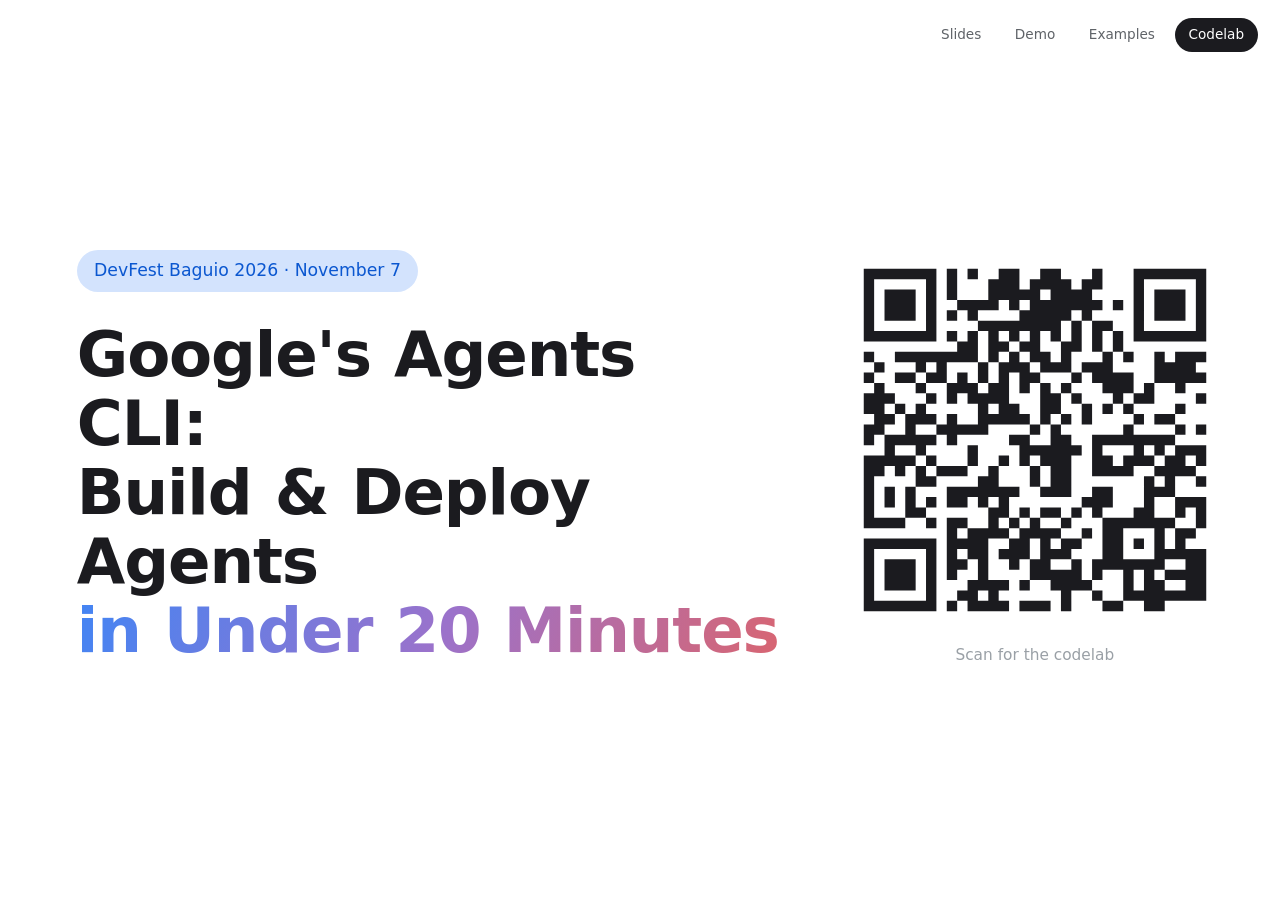
<file: index.html>
<!DOCTYPE html>
<html lang="en">
<head>
<meta charset="utf-8">
<meta name="viewport" content="width=device-width, initial-scale=1">
<title>Agents CLI talk and codelab · DevFest Baguio 2026</title>
<meta name="description" content="Slides, a live demo and a hands-on codelab for building an ADK agent with Google's Agents CLI. DevFest Baguio 2026, November 7.">
<link rel="icon" href="data:,">
<link rel="preconnect" href="https://fonts.googleapis.com">
<link rel="preconnect" href="https://fonts.gstatic.com" crossorigin>
<link rel="stylesheet" href="https://fonts.googleapis.com/css2?family=Google+Sans:ital,wght@0,400..700;1,400..700&family=Google+Sans+Code:wght@400;500&display=swap" media="print" onload="this.media='all'">
<link rel="stylesheet" href="assets/site.css">
<style>
html,body{height:100%}
body{display:flex;flex-direction:column}
nav.top{display:flex;justify-content:flex-end;gap:.4rem;padding:1.1rem 1.4rem}
nav.top a{padding:.5em 1em;border-radius:var(--pill);font-size:.9rem;font-weight:500;color:var(--gray);text-decoration:none}
nav.top a:hover{background:var(--surf);color:var(--ink)}
nav.top a.d{background:var(--ink);color:#fff}
main{flex:1;display:grid;grid-template-columns:1fr auto;gap:5vw;align-items:center;width:min(92vw,180vh);margin:0 auto;padding:1vh 2vw 7vh}
main .pill{font-size:clamp(.8rem,min(1.35vw,2.4vh),1.7rem);padding:.45em 1em}
h1{font-size:clamp(2rem,min(4.9vw,9.5vh),9rem);font-weight:700;letter-spacing:-.018em;word-spacing:.04em;line-height:1.1;margin-top:.45em;text-wrap:balance;max-width:none}
h1 .grad-text{white-space:nowrap}
.qr{text-align:center}
.qr img{width:clamp(10rem,min(30vw,54vh),40rem);aspect-ratio:1;display:block;image-rendering:pixelated}
.qr p{margin-top:.8em;font-size:clamp(.85rem,min(1.2vw,2.1vh),1.5rem);color:var(--gray-2)}
nav.top a{font-size:clamp(.85rem,min(1vw,1.8vh),1.2rem)}
@media (max-width:760px),(max-aspect-ratio:4/5){
  nav.top{justify-content:center;padding:.9rem}
  main{grid-template-columns:1fr;align-content:center;gap:5vh;width:100%;padding:1.5rem 1.25rem 3rem;text-align:center}
  main .pill{font-size:clamp(.8rem,3.4vw,1.3rem)}
  h1{font-size:clamp(2rem,min(9.5vw,6.5vh),5rem);margin-left:auto;margin-right:auto;max-width:15ch}
  h1 br{display:none}
  .qr img{width:min(68vw,40vh);margin:0 auto}
  .qr p{font-size:clamp(.85rem,3.4vw,1.2rem)}
}
</style>
</head>
<body>
<nav class="top" aria-label="Talk pages">
  <a href="slides/">Slides</a>
  <a href="demo/">Demo</a>
  <a href="examples/">Examples</a>
  <a class="d" href="codelab/">Codelab</a>
</nav>
<main>
  <div>
    <span class="pill b">DevFest Baguio 2026 &middot; November 7</span>
    <h1>Google's Agents CLI:<br> Build &amp; Deploy Agents<br> <span class="grad-text">in Under 20 Minutes</span></h1>
  </div>
  <div class="qr">
    <img src="assets/qr-codelab.svg" alt="QR code that opens the codelab">
    <p>Scan for the codelab</p>
  </div>
</main>
</body>
</html>
</file>
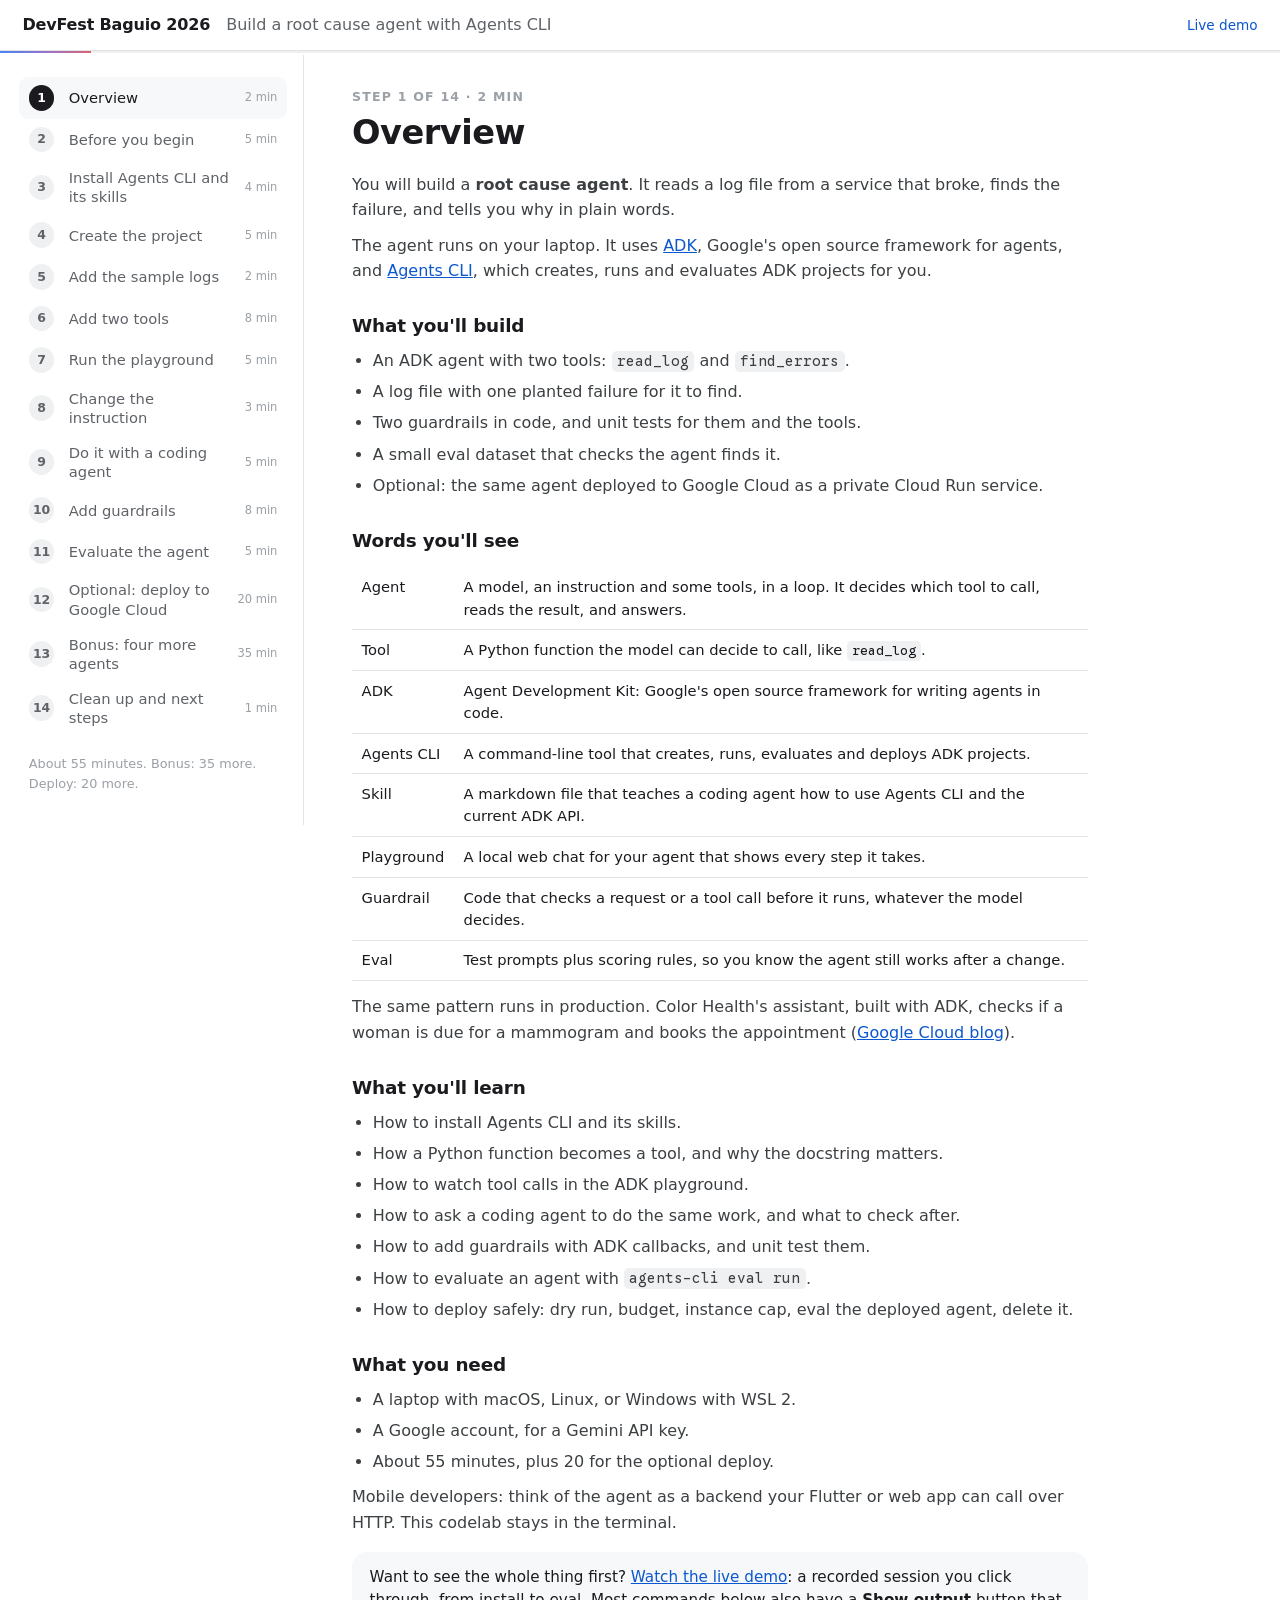
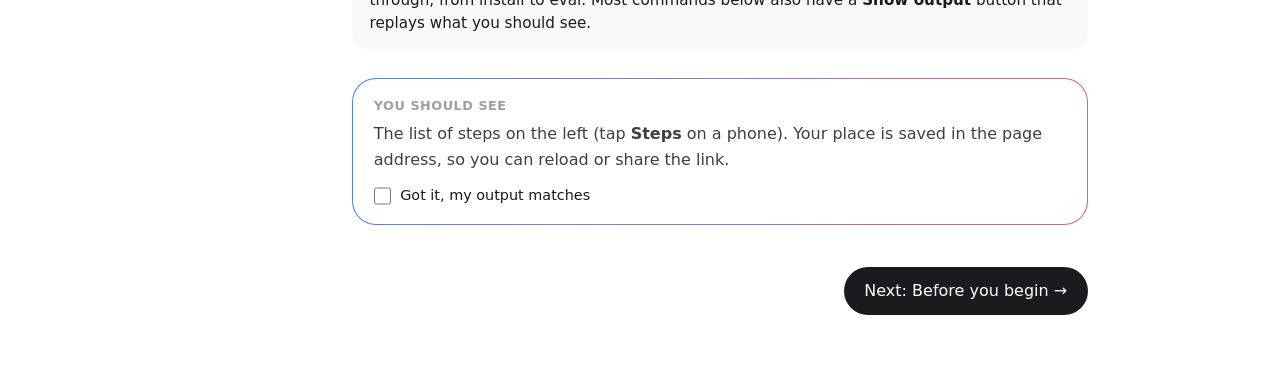
<file: codelab/index.html>
<!DOCTYPE html>
<html lang="en">
<head>
<meta charset="utf-8">
<meta name="viewport" content="width=device-width, initial-scale=1">
<title>Codelab: Build a root cause agent with Agents CLI · DevFest Baguio 2026</title>
<meta name="description" content="Build an ADK agent that reads a log file and explains what broke. Agents CLI, a Gemini API key, about 55 minutes.">
<link rel="icon" href="data:,">
<link rel="preconnect" href="https://fonts.googleapis.com">
<link rel="preconnect" href="https://fonts.gstatic.com" crossorigin>
<link rel="stylesheet" href="https://fonts.googleapis.com/css2?family=Google+Sans:ital,wght@0,400..700;1,400..700&family=Google+Sans+Code:wght@400;500&display=swap" media="print" onload="this.media='all'">
<link rel="stylesheet" href="../assets/site.css">
<style>
body{font-size:16px}
.top{position:sticky;top:0;z-index:20;background:var(--bg);border-bottom:1px solid var(--line);display:flex;align-items:center;gap:1rem;padding:.8rem 1.4rem}
.top a.home{font-weight:600;letter-spacing:-.01em;color:var(--ink);text-decoration:none;white-space:nowrap}
.top .ttl{color:var(--gray);font-weight:300;overflow:hidden;text-overflow:ellipsis;white-space:nowrap;flex:1}
.top .toc-btn{display:none;padding:.45em .9em;border-radius:var(--pill);background:var(--surf-2);font-size:.85rem;font-weight:500;white-space:nowrap}
.prog{height:2px;background:var(--surf-2);position:sticky;top:0}
.prog i{display:block;height:100%;background:var(--grad);width:0;transition:width .3s}
.layout{display:grid;grid-template-columns:19rem 1fr;max-width:84rem;margin:0 auto}
nav.toc{position:sticky;top:3.4rem;align-self:start;max-height:calc(100vh - 3.4rem);overflow:auto;padding:1.4rem 1rem 2rem 1.2rem;border-right:1px solid var(--line)}
nav.toc ol{list-style:none;counter-reset:s}
nav.toc li{counter-increment:s}
nav.toc a{display:grid;grid-template-columns:1.9rem 1fr auto;gap:.6rem;align-items:center;padding:.5rem .6rem;border-radius:var(--r-sm);color:var(--gray);text-decoration:none;font-size:.92rem;line-height:1.3}
nav.toc a::before{content:counter(s);width:1.6rem;height:1.6rem;border-radius:50%;display:grid;place-items:center;background:var(--surf-2);font-size:.78rem;font-weight:600;color:var(--gray)}
nav.toc a .min{font-family:var(--sans);font-size:.72rem;color:var(--gray-2)}
nav.toc a:hover{background:var(--surf)}
nav.toc a.done::before{content:"\2713";background:var(--pri-c);color:var(--pri)}
nav.toc a.on{background:var(--surf);color:var(--ink);font-weight:500}
nav.toc a.on::before{background:var(--ink);color:#fff;content:counter(s)}
nav.toc .total{margin:1.2rem .6rem 0;font-size:.8rem;color:var(--gray-2)}
main{padding:2.2rem 3rem 4rem;min-width:0}
.step{display:none;max-width:46rem}
.step.on{display:block}
.meta{font-family:var(--sans);font-weight:600;font-size:.78rem;color:var(--gray-2);letter-spacing:.1em}
.step h2{font-size:2.1rem;font-weight:650;letter-spacing:-.015em;line-height:1.18;margin:.4rem 0 1.2rem;text-wrap:balance}
.step h2 code{font-size:.82em}
.step p,.step li{line-height:1.6}
.step h3{font-size:1.15rem;font-weight:600;letter-spacing:-.01em;margin:1.8rem 0 .5rem}
.step p,.step li{color:#3C4043;font-weight:400;margin:.6rem 0}
.step ul,.step ol{padding-left:1.3rem}
.step li{margin:.35rem 0}
.step pre{margin:.8rem 0}
.step table{width:100%;border-collapse:collapse;font-size:.92rem;margin:.8rem 0}
.step th,.step td{text-align:left;padding:.55rem .6rem;border-bottom:1px solid var(--line);vertical-align:top}
.step th{font-weight:600;font-size:.82rem;color:var(--gray-2)}
.step td:first-child{white-space:nowrap;font-weight:500}
.code{position:relative}
.ask{margin:1rem 0 1.1rem;border-radius:var(--r-md);background:#F3EEFB;padding:.7rem .8rem .8rem}
.step .ask-h{display:flex;align-items:center;gap:.45rem;margin:0 0 .55rem;font-size:.84rem;font-weight:600;color:#5B2E91}
.ask-h .spark{width:1.05rem;height:1.05rem;flex:none}
.step .ask pre{margin:0;background:#fff;color:var(--ink);border:1px solid #E2D6F3;white-space:pre-wrap;overflow-wrap:anywhere}
.ask .code-tools button{background:#EADFF8;color:#5B2E91}
.ask .code-tools button:hover{background:#DCCBF3}
.note{border-radius:var(--r-md);padding:.9rem 1.1rem;margin:1rem 0;background:var(--surf);font-size:.95rem}
.note.warn{background:#FCE8E6;color:#8C1D18}
.note.warn code{background:rgba(255,255,255,.6)}
.note b{font-weight:600}
.step p.tip{display:flex;align-items:flex-start;gap:.65rem;margin:1.2rem 0;color:var(--ink);line-height:1.55}
.tip .spark{width:1.35rem;height:1.35rem;flex:none;margin-top:.05rem}
.tip b{font-weight:600}
.see{margin:1.8rem 0 .5rem;padding:1.1rem 1.3rem;border-radius:var(--r-lg);background:linear-gradient(var(--bg),var(--bg)) padding-box,var(--grad) border-box;border:1.5px solid transparent}
.see h4{font-size:.8rem;font-weight:600;letter-spacing:.04em;color:var(--gray-2);text-transform:uppercase;margin-bottom:.3rem}
.see p,.see li{margin:.35rem 0}
.pager{display:flex;justify-content:space-between;gap:1rem;margin-top:2.6rem;max-width:46rem}
.pager .btn[hidden]{display:none}
.pager .btn.d{margin-left:auto}
.top .demo-link{font-size:.85rem;font-weight:500;color:var(--pri);text-decoration:none;white-space:nowrap}
.code-tools{position:absolute;top:.5rem;right:.5rem;display:flex;gap:.35rem}
.code-tools button{font-size:.75rem;font-weight:500;padding:.3em .8em;border-radius:var(--pill);background:rgba(255,255,255,.12);color:#fff}
.code-tools button:hover{background:rgba(255,255,255,.22)}
.code pre{padding-top:2.4rem}
.os-tabs{margin:.8rem 0 1rem;border:1px solid var(--line);border-radius:var(--r-md);overflow:hidden}
.os-bar{display:flex;gap:.25rem;padding:.35rem;background:var(--surf);border-bottom:1px solid var(--line)}
.os-bar button{padding:.45em 1em;border-radius:var(--pill);font-size:.85rem;font-weight:500;color:var(--gray)}
.os-bar button[aria-selected="true"]{background:var(--bg);color:var(--ink);box-shadow:0 1px 3px rgba(27,27,31,.12)}
.os-tabs>[data-os]{padding:.2rem 1rem .4rem}
.os-tabs>[data-os][hidden],.os-only[hidden]{display:none}
.tiny{font-size:.85rem;color:var(--gray-2)}
.see .got{display:flex;align-items:center;gap:.55rem;margin-top:.8rem;font-size:.9rem;font-weight:500;color:var(--ink);cursor:pointer;width:fit-content}
.see .got input{width:1.1rem;height:1.1rem;accent-color:var(--pri)}
.see.ok{background:linear-gradient(#F3F8FF,#F3F8FF) padding-box,var(--grad) border-box}
.term-mini{margin:-.4rem 0 1rem}
@media (max-width:860px){
  .top{padding:.7rem 1rem}
  .top .ttl{display:none}
  .top .toc-btn{display:inline-block}
  .top .demo-link{margin-left:auto}
  .layout{grid-template-columns:1fr}
  nav.toc{display:none;position:fixed;inset:3.2rem 0 0 0;max-height:none;z-index:30;background:var(--bg);border-right:none;padding:1rem}
  nav.toc.open{display:block}
  main{padding:1.4rem 1.1rem 3rem}
  .step h2{font-size:1.65rem}
  .step pre{font-size:.78rem}
  .pager .btn{flex:1;justify-content:center}
}
</style>
</head>
<body>
<svg width="0" height="0" style="position:absolute" aria-hidden="true"><defs><linearGradient id="tipgrad" x1="0" y1="0" x2="1" y2="1"><stop offset="0" stop-color="#4285F4"/><stop offset=".55" stop-color="#9B72CB"/><stop offset="1" stop-color="#D96570"/></linearGradient></defs></svg>
<header class="top">
  <a class="home" href="../">DevFest Baguio 2026</a>
  <span class="ttl">Build a root cause agent with Agents CLI</span>
  <a class="demo-link" href="../demo/">Live demo</a>
  <button class="toc-btn" id="tocBtn" aria-expanded="false" aria-controls="toc">Steps</button>
</header>
<div class="prog"><i id="bar"></i></div>
<div class="layout">
<nav class="toc" id="toc" aria-label="Codelab steps"><ol id="tocList"></ol><p class="total">About 55 minutes. Bonus: 35 more. Deploy: 20 more.</p></nav>
<main id="main">

<!-- ====================================================== 1 -->
<section class="step" data-min="2" data-title="Overview">
<h2>Overview</h2>
<p>You will build a <b>root cause agent</b>. It reads a log file from a service that broke, finds the failure, and tells you why in plain words.</p>
<p>The agent runs on your laptop. It uses <a href="https://adk.dev/" target="_blank" rel="noopener">ADK</a>, Google's open source framework for agents, and <a href="https://google.github.io/agents-cli/" target="_blank" rel="noopener">Agents CLI</a>, which creates, runs and evaluates ADK projects for you.</p>
<h3>What you'll build</h3>
<ul>
<li>An ADK agent with two tools: <code>read_log</code> and <code>find_errors</code>.</li>
<li>A log file with one planted failure for it to find.</li>
<li>Two guardrails in code, and unit tests for them and the tools.</li>
<li>A small eval dataset that checks the agent finds it.</li>
<li>Optional: the same agent deployed to Google Cloud as a private Cloud Run service.</li>
</ul>
<h3>Words you'll see</h3>
<table>
<tr><td>Agent</td><td>A model, an instruction and some tools, in a loop. It decides which tool to call, reads the result, and answers.</td></tr>
<tr><td>Tool</td><td>A Python function the model can decide to call, like <code>read_log</code>.</td></tr>
<tr><td>ADK</td><td>Agent Development Kit: Google's open source framework for writing agents in code.</td></tr>
<tr><td>Agents CLI</td><td>A command-line tool that creates, runs, evaluates and deploys ADK projects.</td></tr>
<tr><td>Skill</td><td>A markdown file that teaches a coding agent how to use Agents CLI and the current ADK API.</td></tr>
<tr><td>Playground</td><td>A local web chat for your agent that shows every step it takes.</td></tr>
<tr><td>Guardrail</td><td>Code that checks a request or a tool call before it runs, whatever the model decides.</td></tr>
<tr><td>Eval</td><td>Test prompts plus scoring rules, so you know the agent still works after a change.</td></tr>
</table>
<p>The same pattern runs in production. Color Health's assistant, built with ADK, checks if a woman is due for a mammogram and books the appointment (<a href="https://cloud.google.com/blog/products/ai-machine-learning/more-ways-to-build-and-scale-ai-agents-with-vertex-ai-agent-builder" target="_blank" rel="noopener">Google Cloud blog</a>).</p>
<h3>What you'll learn</h3>
<ul>
<li>How to install Agents CLI and its skills.</li>
<li>How a Python function becomes a tool, and why the docstring matters.</li>
<li>How to watch tool calls in the ADK playground.</li>
<li>How to ask a coding agent to do the same work, and what to check after.</li>
<li>How to add guardrails with ADK callbacks, and unit test them.</li>
<li>How to evaluate an agent with <code>agents-cli eval run</code>.</li>
<li>How to deploy safely: dry run, budget, instance cap, eval the deployed agent, delete it.</li>
</ul>
<h3>What you need</h3>
<ul>
<li>A laptop with macOS, Linux, or Windows with WSL 2.</li>
<li>A Google account, for a Gemini API key.</li>
<li>About 55 minutes, plus 20 for the optional deploy.</li>
</ul>
<p>Mobile developers: think of the agent as a backend your Flutter or web app can call over HTTP. This codelab stays in the terminal.</p>
<div class="note">Want to see the whole thing first? <a href="../demo/">Watch the live demo</a>: a recorded session you click through, from install to eval. Most commands below also have a <b>Show output</b> button that replays what you should see.</div>
<div class="see"><h4>You should see</h4><p>The list of steps on the left (tap <b>Steps</b> on a phone). Your place is saved in the page address, so you can reload or share the link.</p></div>
</section>

<!-- ====================================================== 2 -->
<section class="step" data-min="5" data-title="Before you begin">
<h2>Before you begin</h2>
<div class="note"><b>No Google Cloud project or billing is needed</b> for steps 1 to 11. You only need one for the optional deploy in step 12.</div>
<h3>Versions this codelab was tested with</h3>
<table>
<tr><th>Tool</th><th>Version</th><th>Notes</th></tr>
<tr><td>Agents CLI</td><td><code>google-agents-cli</code> 1.13.0</td><td>Released November 4, 2026. Pinned in step 3.</td></tr>
<tr><td>ADK</td><td><code>google-adk</code> 2.13.0</td><td>Installed by the project in step 4.</td></tr>
<tr><td>Python</td><td>3.11 to 3.13</td><td>uv downloads it if you don't have it.</td></tr>
<tr><td>uv</td><td>0.13.7</td><td>Any recent version works.</td></tr>
<tr><td>Node.js</td><td>18 or later</td><td>Optional. Setup uses it to install the skills.</td></tr>
<tr><td>Model</td><td><code>gemini-3.8-flash</code></td><td>The project's default.</td></tr>
</table>
<h3>1. Install uv</h3>
<p>uv installs Python packages, and Python itself. Pick your system:</p>
<div class="os-tabs">
<div data-os="mac" data-label="macOS">
<pre><code>curl -LsSf https://astral.sh/uv/install.sh | sh</code></pre>
<p>Or, with Homebrew: <code>brew install uv</code>.</p>
</div>
<div data-os="linux" data-label="Linux">
<pre><code>curl -LsSf https://astral.sh/uv/install.sh | sh</code></pre>
<p>No <code>curl</code>? Use <code>wget -qO- https://astral.sh/uv/install.sh | sh</code>.</p>
</div>
<div data-os="win" data-label="Windows">
<p>Agents CLI supports Windows through WSL 2 only. You run every command in this codelab inside Ubuntu on WSL.</p>
<p><b>a. Install WSL.</b> Needs Windows 10 version 2004 or later, or Windows 11. Right-click PowerShell, choose <b>Run as administrator</b>, and run:</p>
<pre><code>wsl --install</code></pre>
<p>Restart your computer. Then open <b>Ubuntu</b> from the Start menu and create a Linux user name and password when it asks.</p>
<p><b>b. Install uv inside Ubuntu:</b></p>
<pre><code>curl -LsSf https://astral.sh/uv/install.sh | sh</code></pre>
<p>Keep your project in the Linux home folder (<code>~</code>), not under <code>/mnt/c</code>. It's much faster.</p>
</div>
</div>
<p>Open a new terminal so the <code>uv</code> command is found, then check:</p>
<pre><code>uv --version</code></pre>
<p>Optional: install Node.js (LTS) from <a href="https://nodejs.org/en/download" target="_blank" rel="noopener">nodejs.org/en/download</a>. Setup uses it to install the skills for coding agents, and copies them without it. On Windows, install the Linux version inside Ubuntu.</p>
<p>Sources: <a href="https://docs.astral.sh/uv/getting-started/installation/" target="_blank" rel="noopener">uv install</a>, <a href="https://learn.microsoft.com/en-us/windows/wsl/install" target="_blank" rel="noopener">Install WSL</a>, <a href="https://google.github.io/agents-cli/guide/getting-started/" target="_blank" rel="noopener">Agents CLI platform support</a>.</p>
<h3>2. Get a Gemini API key</h3>
<ol>
<li>Go to <a href="https://aistudio.google.com/apikey" target="_blank" rel="noopener">aistudio.google.com/apikey</a> and sign in.</li>
<li>Click <b>Create API key</b>. Creating a key is free and needs no billing.</li>
<li>Copy the key somewhere private. You will paste it into a file in step 4.</li>
</ol>
<div class="note warn"><b>Treat the key like a password.</b> Don't paste it into a chat, a coding agent, a slide, a screenshot or a git commit. If it ever leaks, delete it at <a href="https://aistudio.google.com/apikey" target="_blank" rel="noopener">aistudio.google.com/apikey</a> and create a new one.</div>
<div class="see"><h4>You should see</h4><p><code>uv --version</code> prints a version, such as <code>uv 0.13.7</code>. You have an API key copied.</p></div>
</section>

<!-- ====================================================== 3 -->
<section class="step" data-min="4" data-title="Install Agents CLI and its skills">
<h2>Install Agents CLI and its skills</h2>
<p>One command installs the <code>agents-cli</code> command and seven <b>skills</b>. A skill is a markdown file that teaches a coding agent, like Claude Code or Antigravity, how to build ADK agents with the current API.</p>
<pre data-demo="install:0"><code>uvx google-agents-cli@1.13.0 setup</code></pre>
<p class="os-only" data-os="win">On Windows, run this in the Ubuntu terminal, not PowerShell.</p>
<p>The <code>@1.13.0</code> pins the version so your output matches this codelab. The first run downloads the CLI and takes a minute or two.</p>
<p class="tip"><svg class="spark" viewBox="0 0 24 24" aria-hidden="true"><path fill="url(#tipgrad)" d="M12 2c.6 4.9 3.1 7.4 8 8-4.9.6-7.4 3.1-8 8-.6-4.9-3.1-7.4-8-8 4.9-.6 7.4-3.1 8-8z" transform="translate(0 2)"/></svg><span><b>Pin the version in a workshop.</b> With <code>@1.13.0</code>, everyone gets the same commands, the same output and the same fixes.</span></p>
<p>Setup installs the skills for every coding agent it finds. If you have none, that's fine. You need the skills for step 9 and for the shortcut prompts.</p>
<h3>How to prompt a coding agent with Agents CLI</h3>
<p>From step 4 on, most steps start with a purple <b>shortcut</b> box: a prompt you can paste into Claude Code, Antigravity or another coding agent instead of typing the step. Every prompt follows the same five rules:</p>
<ol>
<li><b>Name the tool and the version.</b> Start with "Use agents-cli". The agent then loads the skills and runs the CLI instead of guessing. Add "1.13.0" and "ADK 2" so it doesn't copy older APIs from the web.</li>
<li><b>Name the files.</b> "In app/agent.py" works better than "update the agent".</li>
<li><b>Say what not to do.</b> Don't touch <code>.env</code>, don't change the model, don't deploy.</li>
<li><b>Ask it to prove it.</b> End with a command that shows it worked: <code>uv run pytest tests/unit</code>, <code>agents-cli run "..."</code> or <code>agents-cli eval run</code>.</li>
<li><b>Ask for the diff.</b> Then review it like a pull request.</li>
</ol>
<div class="ask"><p class="ask-h"><svg class="spark" viewBox="0 0 24 24" aria-hidden="true"><path fill="url(#tipgrad)" d="M12 2c.6 4.9 3.1 7.4 8 8-4.9.6-7.4 3.1-8 8-.6-4.9-3.1-7.4-8-8 4.9-.6 7.4-3.1 8-8z" transform="translate(0 2)"/></svg>Template: fill in the capitals</p>
<pre class="prompt"><code>Use agents-cli 1.13.0 and the Agents CLI skills (ADK 2).
Task: WHAT YOU WANT, in FILES TO CHANGE.
Keep the model gemini-3.8-flash. Don't touch .env; I will add the key to .env myself.
Don't deploy anything and don't run gcloud.
When done, run CHECK COMMAND and show me the output and the diff.</code></pre></div>
<p class="tip"><svg class="spark" viewBox="0 0 24 24" aria-hidden="true"><path fill="url(#tipgrad)" d="M12 2c.6 4.9 3.1 7.4 8 8-4.9.6-7.4 3.1-8 8-.6-4.9-3.1-7.4-8-8 4.9-.6 7.4-3.1 8-8z" transform="translate(0 2)"/></svg><span><b>Shortcuts save typing, not reading.</b> Approve each command the agent wants to run, and read what it changed. Typing the steps yourself the first time teaches you more.</span></p>
<p>Check the install:</p>
<pre data-demo="install:1"><code>agents-cli --version</code></pre>
<div class="note">If you see <code>agents-cli: command not found</code>, run <code>uv tool update-shell</code>, then open a new terminal.</div>
<div class="see"><h4>You should see</h4>
<p>A summary at the end of setup:</p>
<pre><code>Auth:   Not authenticated
CLI:    agents-cli installed
Skills: Installed</code></pre>
<p>"Not authenticated" refers to Google Cloud. You don't need it. Then <code>agents-cli --version</code> prints <code>agents-cli, version 1.13.0</code>.</p></div>
</section>

<!-- ====================================================== 4 -->
<section class="step" data-min="5" data-title="Create the project">
<h2>Create the project</h2>
<div class="ask"><p class="ask-h"><svg class="spark" viewBox="0 0 24 24" aria-hidden="true"><path fill="url(#tipgrad)" d="M12 2c.6 4.9 3.1 7.4 8 8-4.9.6-7.4 3.1-8 8-.6-4.9-3.1-7.4-8-8 4.9-.6 7.4-3.1 8-8z" transform="translate(0 2)"/></svg>Shortcut: paste this into your coding agent instead</p>
<pre class="prompt"><code>Use agents-cli 1.13.0 (ADK 2) in this folder:
agents-cli create root-cause-agent --prototype --yes, then cd root-cause-agent and agents-cli install.
In app/fast_api_app.py set otel_to_cloud = False.
Don't open or edit .env; I will add GEMINI_API_KEY to .env myself.
Don't deploy anything. Show me the files it created and the diff.</code></pre></div>
<pre data-demo="create:all"><code>agents-cli create root-cause-agent --prototype --yes
cd root-cause-agent
agents-cli install</code></pre>
<ul>
<li><code>--prototype</code> skips deployment files, Terraform and CI/CD. You get the agent code, tests and evals.</li>
<li><code>--yes</code> accepts the defaults: the <code>adk_python</code> template, no prompts.</li>
<li><code>agents-cli install</code> installs the dependencies with uv. It takes about 20 seconds.</li>
</ul>
<p class="tip"><svg class="spark" viewBox="0 0 24 24" aria-hidden="true"><path fill="url(#tipgrad)" d="M12 2c.6 4.9 3.1 7.4 8 8-4.9.6-7.4 3.1-8 8-.6-4.9-3.1-7.4-8-8 4.9-.6 7.4-3.1 8-8z" transform="translate(0 2)"/></svg><span><b>Start with <code>--prototype</code>.</b> Build and test on your laptop first. One command adds Cloud Run later (step 12), and your code in <code>app/</code> stays as it is.</span></p>
<p><code>create</code> warns that you're not signed in to Google Cloud and tells you to set a GCP project. Ignore both. You use an API key instead.</p>
<h3>The files that matter</h3>
<pre><code>root-cause-agent/
  app/agent.py               <span class="c"># your agent: model, instruction, tools</span>
  app/fast_api_app.py        <span class="c"># the local server</span>
  tests/eval/                <span class="c"># eval datasets and metrics</span>
  .env                       <span class="c"># settings, including your key</span>
  agents-cli-manifest.yaml   <span class="c"># project settings for agents-cli</span></code></pre>
<h3>Add your API key</h3>
<p>Open <code>.env</code> in your editor. Comment out the three Google Cloud lines and set your key:</p>
<p class="os-only" data-os="win">On Windows, open the project from Ubuntu with <code>code .</code> (VS Code with the WSL extension), or use <code>nano .env</code>.</p>
<pre><code><span class="c"># GOOGLE_GENAI_USE_ENTERPRISE=true</span>
<span class="c"># GOOGLE_CLOUD_PROJECT=your-gcp-project-id</span>
<span class="c"># GOOGLE_CLOUD_LOCATION=global</span>
GEMINI_API_KEY=your-api-key-here</code></pre>
<p>Replace <code>your-api-key-here</code> with your key.</p>
<h3>Keep the key out of git</h3>
<ul>
<li><code>agents-cli create</code> lists <code>.env</code> in the project's <code>.gitignore</code>, so git skips it. It does not run <code>git init</code> for you.</li>
<li>If you put the project in git, check before your first commit. The command should print a line that mentions <code>.gitignore</code> and <code>.env</code>:</li>
</ul>
<pre><code>git init
git check-ignore -v .env</code></pre>
<ul>
<li>To share the project, share <code>.env.example</code> (it has placeholders), never <code>.env</code>.</li>
<li>Don't put the key in <code>agent.py</code>, a test, a README, or a screenshot of your terminal.</li>
</ul>
<h3>Turn off Cloud telemetry</h3>
<p>Open <code>app/fast_api_app.py</code> and find this line:</p>
<pre><code>otel_to_cloud = True</code></pre>
<p>Change it to:</p>
<pre data-demo="key:all"><code>otel_to_cloud = False</code></pre>
<p>Why: in Agents CLI 1.13.0, prototype projects send traces to Google Cloud by default. On a laptop with no gcloud login, <code>agents-cli run</code> and <code>agents-cli eval run</code> then fail with <code>DefaultCredentialsError</code>. If you already use gcloud, the change is still safe.</p>
<div class="see"><h4>You should see</h4><p><code>create</code> ends with <code>Success! Your agent project is ready.</code> <code>install</code> ends with a list of packages, including <code>google-adk</code>. Your <code>.env</code> has one active line: <code>GEMINI_API_KEY=...</code>.</p></div>
</section>

<!-- ====================================================== 5 -->
<section class="step" data-min="2" data-title="Add the sample logs">
<h2>Add the sample logs</h2>
<p>The agent needs something to read. Download two log files from a made-up food ordering API:</p>
<ul>
<li><code>order-api.log</code>: the service right after a deploy. Something broke.</li>
<li><code>order-api-healthy.log</code>: the same service the day before. Use it to compare.</li>
</ul>
<p>From inside <code>root-cause-agent</code>:</p>
<div class="ask"><p class="ask-h"><svg class="spark" viewBox="0 0 24 24" aria-hidden="true"><path fill="url(#tipgrad)" d="M12 2c.6 4.9 3.1 7.4 8 8-4.9.6-7.4 3.1-8 8-.6-4.9-3.1-7.4-8-8 4.9-.6 7.4-3.1 8-8z" transform="translate(0 2)"/></svg>Shortcut: paste this into your coding agent instead</p>
<pre class="prompt"><code>In root-cause-agent, download https://joshuamdeguzman.com/agents-cli-baguio/sample_logs.zip with curl,
unzip it so sample_logs/ sits next to app/, then delete the zip.
Install unzip first if it's missing. Don't read or explain the logs yet.
Show me the folder tree.</code></pre></div>
<div class="os-tabs">
<div data-os="mac" data-label="macOS">
<pre data-demo="logs:all"><code>curl -LO https://joshuamdeguzman.com/agents-cli-baguio/sample_logs.zip
unzip sample_logs.zip
rm sample_logs.zip</code></pre>
</div>
<div data-os="linux" data-label="Linux">
<p>If <code>unzip</code> is missing, install it first. On Ubuntu or Debian: <code>sudo apt install -y unzip</code>.</p>
<pre data-demo="logs:all"><code>curl -LO https://joshuamdeguzman.com/agents-cli-baguio/sample_logs.zip
unzip sample_logs.zip
rm sample_logs.zip</code></pre>
</div>
<div data-os="win" data-label="Windows">
<p>In the Ubuntu terminal. Ubuntu on WSL may not have <code>unzip</code> yet:</p>
<pre data-demo="logs:all"><code>sudo apt install -y unzip
curl -LO https://joshuamdeguzman.com/agents-cli-baguio/sample_logs.zip
unzip sample_logs.zip
rm sample_logs.zip</code></pre>
</div>
</div>
<p>No <code>curl</code> or <code>unzip</code>? <a href="../sample_logs.zip" download>Download sample_logs.zip</a> and unzip it into the project folder. You can also <a href="../sample_logs/order-api.log" target="_blank" rel="noopener">read order-api.log</a> in the browser.</p>
<p>Don't look for the bug yet. Let the agent find it.</p>
<div class="see"><h4>You should see</h4>
<pre><code>root-cause-agent/
  app/
  sample_logs/
    order-api.log
    order-api-healthy.log
    README.md</code></pre>
<p><code>sample_logs</code> sits next to <code>app</code>, not inside it.</p></div>
</section>

<!-- ====================================================== 6 -->
<section class="step" data-min="8" data-title="Add two tools">
<h2>Add two tools: <code>read_log</code> and <code>find_errors</code></h2>
<p>In ADK, a tool is a plain Python function. You list it in the agent's <code>tools</code>, and the model can call it.</p>
<p><b>The docstring is what the model reads.</b> ADK sends the function name, the argument types and the docstring to the model. The model never sees your function body. A vague docstring means the model calls the tool at the wrong time, or not at all.</p>
<div class="ask"><p class="ask-h"><svg class="spark" viewBox="0 0 24 24" aria-hidden="true"><path fill="url(#tipgrad)" d="M12 2c.6 4.9 3.1 7.4 8 8-4.9.6-7.4 3.1-8 8-.6-4.9-3.1-7.4-8-8 4.9-.6 7.4-3.1 8-8z" transform="translate(0 2)"/></svg>Shortcut: paste this into your coding agent instead</p>
<pre class="prompt"><code>Use the Agents CLI skills (ADK 2). In app/agent.py add two tools to root_agent:
- find_errors(file_name): the ERROR and WARN lines of a file in sample_logs/, with line numbers. "Use this first."
- read_log(file_name): the whole file, for context.
Refuse any path outside sample_logs/. Return dicts with a status key. Docstrings say when to use each tool.
Keep the model gemini-3.8-flash. If no file is named, use order-api.log.
Then run: uv run python -c "from app.agent import find_errors; print(find_errors('order-api.log')['count'])"
Show me the output and the diff.</code></pre></div>
<p>Or replace everything in <code>app/agent.py</code> with this:</p>
<pre><code>from pathlib import Path

from google.adk.agents import Agent
from google.adk.apps import App
from google.adk.models import Gemini
from google.genai import types

MODEL = "gemini-3.8-flash"

# sample_logs/ sits next to the app/ folder.
LOG_DIR = Path(__file__).resolve().parent.parent / "sample_logs"


def _log_path(file_name: str) -&gt; Path | None:
    """Return the path for a file inside sample_logs/, or None."""
    path = (LOG_DIR / file_name).resolve()
    if path.parent != LOG_DIR.resolve() or not path.is_file():
        return None
    return path


def read_log(file_name: str) -&gt; dict:
    """Read a whole log file from the sample_logs folder.

    Use this when you need the full context around an error, such as the
    config values printed at startup or what happened before a failure.

    Args:
        file_name: The log file name, for example "order-api.log".

    Returns:
        A dict with "status" and either "content" or "error_message".
    """
    path = _log_path(file_name)
    if path is None:
        available = sorted(p.name for p in LOG_DIR.glob("*.log"))
        return {
            "status": "error",
            "error_message": f"No log named {file_name!r}. Available: {available}",
        }
    return {"status": "success", "content": path.read_text()}


def find_errors(file_name: str) -&gt; dict:
    """Find the ERROR and WARN lines in a log file, with line numbers.

    Use this first to locate problems quickly. Then call read_log if you
    need the lines around them.

    Args:
        file_name: The log file name, for example "order-api.log".

    Returns:
        A dict with "status", "count" and "lines" (each "line_number: text").
    """
    path = _log_path(file_name)
    if path is None:
        return {"status": "error", "error_message": f"No log named {file_name!r}."}
    hits = [
        f"{number}: {line}"
        for number, line in enumerate(path.read_text().splitlines(), start=1)
        if " ERROR " in line or " WARN " in line
    ]
    return {"status": "success", "count": len(hits), "lines": hits}


root_agent = Agent(
    name="root_cause_agent",
    model=Gemini(
        model=MODEL,
        retry_options=types.HttpRetryOptions(attempts=3),
    ),
    instruction=(
        "You are an on-call engineer. When asked about a log, call find_errors "
        "first, then read_log for context. Explain the root cause in plain "
        "words, point to the log lines that prove it, and suggest one fix. "
        "If no file name is given, use order-api.log."
    ),
    tools=[read_log, find_errors],
)

app = App(
    root_agent=root_agent,
    name="app",
)</code></pre>
<h3>What changed</h3>
<ul>
<li><b>Two tools.</b> <code>find_errors</code> returns the ERROR and WARN lines with line numbers. <code>read_log</code> returns the whole file, for context.</li>
<li><b>Docstrings say when to use each tool.</b> "Use this first" and "Use this when you need the full context" steer the model's choice.</li>
<li><b>Tools return a dict with a <code>status</code>.</b> The model can tell a result from an error and react to it.</li>
<li><b><code>_log_path</code> only allows files inside <code>sample_logs/</code>.</b> The model can't ask for <code>../.env</code> and read your key. Its name starts with <code>_</code> and it isn't in <code>tools</code>, so the model never sees it.</li>
<li><b>The instruction</b> tells the agent its job and the order to use the tools in.</li>
</ul>
<p>Check that the tools work before you involve the model:</p>
<pre data-demo="tools:1"><code>uv run python -c "from app.agent import find_errors; print(find_errors('order-api.log')['count'])"</code></pre>
<p class="tip"><svg class="spark" viewBox="0 0 24 24" aria-hidden="true"><path fill="url(#tipgrad)" d="M12 2c.6 4.9 3.1 7.4 8 8-4.9.6-7.4 3.1-8 8-.6-4.9-3.1-7.4-8-8 4.9-.6 7.4-3.1 8-8z" transform="translate(0 2)"/></svg><span><b>Test the tools before the model.</b> If the Python is wrong, no prompt will fix it. In step 10 you turn this check into a unit test.</span></p>
<div class="see"><h4>You should see</h4><p>The number <code>15</code>. That's how many ERROR and WARN lines the failing log has.</p></div>
</section>

<!-- ====================================================== 7 -->
<section class="step" data-min="5" data-title="Run the playground">
<h2>Run the playground</h2>
<p>The playground is the ADK web UI. You chat with the agent and see every step it takes.</p>
<div class="ask"><p class="ask-h"><svg class="spark" viewBox="0 0 24 24" aria-hidden="true"><path fill="url(#tipgrad)" d="M12 2c.6 4.9 3.1 7.4 8 8-4.9.6-7.4 3.1-8 8-.6-4.9-3.1-7.4-8-8 4.9-.6 7.4-3.1 8-8z" transform="translate(0 2)"/></svg>Shortcut: paste this into your coding agent instead</p>
<pre class="prompt"><code>In root-cause-agent, start agents-cli playground --port 8501 in the background and give me the URL.
Then run: agents-cli run "What went wrong in this log?"
Show me which tools the agent called and its answer. Don't change any files.</code></pre></div>
<pre><code>agents-cli playground --port 8501</code></pre>
<p>Open the address it prints: <a href="http://127.0.0.1:8501/dev-ui/?app=app" target="_blank" rel="noopener">http://127.0.0.1:8501/dev-ui/?app=app</a>. Keep the terminal open.</p>
<p class="note">Each agent in this codelab gets its own port (8501 to 8505), the same ports as the repo's <code>examples/agents</code>, so they never clash. The default, 8080, is left for the sales agent from the talk.</p>
<p class="os-only" data-os="win">On Windows, open that address in your normal Windows browser. WSL 2 forwards <code>localhost</code> to Ubuntu.</p>
<h3>Ask the question</h3>
<p>Type this in the chat:</p>
<pre><code>What went wrong in this log?</code></pre>
<p>You didn't name a file. The instruction tells the agent to use <code>order-api.log</code> by default.</p>
<h3>Find the tool call</h3>
<ol>
<li>In the chat, above the answer, you'll see a small entry for each tool call, such as <code>find_errors</code> and then <code>read_log</code>.</li>
<li>Click <code>find_errors</code>. The side panel shows that event: the <b>function call</b>, with the argument the model chose (<code>file_name: "order-api.log"</code>), and the <b>function response</b> your Python returned.</li>
<li>Open the <b>Events</b> tab to see every event in order: your message, each tool call, each response, and the final answer.</li>
</ol>
<p class="tip"><svg class="spark" viewBox="0 0 24 24" aria-hidden="true"><path fill="url(#tipgrad)" d="M12 2c.6 4.9 3.1 7.4 8 8-4.9.6-7.4 3.1-8 8-.6-4.9-3.1-7.4-8-8 4.9-.6 7.4-3.1 8-8z" transform="translate(0 2)"/></svg><span><b>Debug the steps, not the wording.</b> If the answer is wrong, first check here whether the model called the right tool with the right argument. Change the prompt only after that.</span></p>
<p>The same works in the terminal, without the browser. Open a second terminal in the project folder:</p>
<pre data-demo="run:all"><code>agents-cli run "What went wrong in order-api.log?"</code></pre>
<p class="tiny">In the replay, lines tagged <i>sample</i> show a typical answer. The model words it differently each time.</p>
<div class="note"><code>API key not valid</code> means the key in <code>.env</code> is wrong, or one of the <code>GOOGLE_*</code> lines is still active. A <code>429</code> means you hit the free rate limit. Wait a minute and try again.</div>
<div class="see"><h4>You should see</h4><p>An answer that says payments fail because the new deploy (v2.4.1) set <code>PAYMENT_TIMEOUT_MS=30</code>, 30 milliseconds, while the gateway needs about 400 ms. Every charge times out and <code>/pay</code> returns 502. The fix is to set it back to 3000. Your wording will differ. The cache miss warning is not the cause.</p></div>
</section>

<!-- ====================================================== 8 -->
<section class="step" data-min="3" data-title="Change the instruction">
<h2>Change the instruction, see hot reload</h2>
<p>Leave the playground running. In <code>app/agent.py</code>, change the instruction to ask for a fixed format:</p>
<div class="ask"><p class="ask-h"><svg class="spark" viewBox="0 0 24 24" aria-hidden="true"><path fill="url(#tipgrad)" d="M12 2c.6 4.9 3.1 7.4 8 8-4.9.6-7.4 3.1-8 8-.6-4.9-3.1-7.4-8-8 4.9-.6 7.4-3.1 8-8z" transform="translate(0 2)"/></svg>Shortcut: paste this into your coding agent instead</p>
<pre class="prompt"><code>In app/agent.py change only the instruction of root_agent:
call find_errors first, then read_log for context, and answer in three short bullets:
Root cause, Evidence (quote the log lines), Fix. If no file name is given, use order-api.log.
Leave the playground running; it reloads on save.
Then run: agents-cli run "Is anything broken in order-api-healthy.log?" and show me the answer and the diff.</code></pre></div>
<pre data-demo="playground:1,2"><code>    instruction=(
        "You are an on-call engineer. When asked about a log, call find_errors "
        "first, then read_log for context. Answer in three short bullet "
        "points: Root cause, Evidence (quote the log lines), Fix. "
        "If no file name is given, use order-api.log."
    ),</code></pre>
<p>Save the file. You don't restart anything. The playground watches <code>app/</code> and reloads the agent on save.</p>
<p>In the playground, start a new session and ask again:</p>
<pre><code>What went wrong in this log?</code></pre>
<p>Try one more: <code>Is anything broken in order-api-healthy.log?</code></p>
<p class="tip"><svg class="spark" viewBox="0 0 24 24" aria-hidden="true"><path fill="url(#tipgrad)" d="M12 2c.6 4.9 3.1 7.4 8 8-4.9.6-7.4 3.1-8 8-.6-4.9-3.1-7.4-8-8 4.9-.6 7.4-3.1 8-8z" transform="translate(0 2)"/></svg><span><b>The instruction is the easiest thing to change, and the easiest to break.</b> A one-word edit can change every answer. That's why step 11 adds an eval you rerun after each edit.</span></p>
<div class="see"><h4>You should see</h4><p>The terminal running the playground prints <code>Change detected in agents directory</code> when you save. The new answer comes as three bullets: Root cause, Evidence, Fix. For the healthy log, the agent says nothing is broken.</p></div>
</section>

<!-- ====================================================== 9 -->
<section class="step" data-min="5" data-title="Do it with a coding agent">
<h2>Do it with a coding agent instead</h2>
<p>You typed every change so far. Now let a coding agent do the same work. The skills from step 3 tell it how Agents CLI and the current ADK API work, so it doesn't guess from old blog posts.</p>
<p>This works with <a href="https://code.claude.com/docs/en/overview" target="_blank" rel="noopener">Claude Code</a>, <a href="https://antigravity.google/" target="_blank" rel="noopener">Antigravity</a>, Codex or any coding agent that reads skills. Skip this step if you don't have one.</p>
<div class="note warn"><b>A coding agent with these skills can create real cloud resources.</b> The skills teach it <code>agents-cli deploy</code> and <code>agents-cli infra</code>, and it can run <code>gcloud</code>. The same goes for any Google Cloud MCP server you connect. Those commands create services, build images and grant permissions, and they can cost money.
<ul>
<li>Approve each command yourself. Don't auto-approve <code>deploy</code>, <code>infra</code>, <code>gcloud</code> or <code>terraform</code>.</li>
<li>Say what it must not do in the prompt, as below: "Don't deploy anything."</li>
<li>When you do deploy, use a sandbox project you can delete.</li>
</ul>
The Agents CLI deploy skill says it too: "Never run <code>agents-cli deploy</code> without explicit human approval."</div>
<h3>1. Check the skills are loaded</h3>
<p>Open a new terminal in an empty folder, start your coding agent, and list its skills. In Claude Code, type <code>/skills</code>.</p>
<h3>2. Give it this prompt</h3>
<div class="ask"><p class="ask-h"><svg class="spark" viewBox="0 0 24 24" aria-hidden="true"><path fill="url(#tipgrad)" d="M12 2c.6 4.9 3.1 7.4 8 8-4.9.6-7.4 3.1-8 8-.6-4.9-3.1-7.4-8-8 4.9-.6 7.4-3.1 8-8z" transform="translate(0 2)"/></svg>Paste this into your coding agent</p>
<pre class="prompt"><code>Use agents-cli to build a root cause agent in a new prototype project called log-agent.
Copy ../root-cause-agent/sample_logs into log-agent/sample_logs.
Give the agent two tools:
- read_log(file_name) returns the text of one file in sample_logs.
- find_errors(file_name) returns its ERROR and WARN lines with line numbers.
Refuse any file outside sample_logs.
The agent names the root cause, quotes the log lines that prove it, and suggests one fix.
Use a Gemini API key, not Google Cloud. I will put the key in .env myself.
Never read, print or copy .env. Never put the key in code, tests, docs or git.
Add three eval cases and run them. Don't deploy anything.</code></pre></div>
<p>Adjust the <code>../root-cause-agent</code> path if your folders differ. When it asks for the key, add it to <code>log-agent/.env</code> yourself. Don't paste it into the chat.</p>
<h3>3. Review what it wrote</h3>
<p>Generated code changes from run to run. Read it before you trust it:</p>
<ul>
<li><b>Docstrings.</b> Does each one say what the tool does and when to use it?</li>
<li><b>The path check.</b> In the playground, ask it to read <code>../.env</code>. It must refuse.</li>
<li><b>The key.</b> It should be only in <code>.env</code>, not in <code>agent.py</code>, a test, or a README.</li>
<li><b>The model name.</b> Did it keep <code>gemini-3.8-flash</code>, or switch to a model your key can't use?</li>
<li><b>Telemetry.</b> Did it handle <code>otel_to_cloud</code> in <code>app/fast_api_app.py</code>, as in step 4?</li>
<li><b>Eval references.</b> Do the expected answers match the log: 30 ms timeout, 502s, back to 3000?</li>
<li><b>Commands it ran.</b> Scroll back. Nothing should touch <code>gcloud</code> or <code>deploy</code>.</li>
</ul>
<p class="tip"><svg class="spark" viewBox="0 0 24 24" aria-hidden="true"><path fill="url(#tipgrad)" d="M12 2c.6 4.9 3.1 7.4 8 8-4.9.6-7.4 3.1-8 8-.6-4.9-3.1-7.4-8-8 4.9-.6 7.4-3.1 8-8z" transform="translate(0 2)"/></svg><span><b>Review it like a pull request from a new teammate.</b> The code runs, but you own it. Check the guardrails, the secrets and the commands first.</span></p>
<div class="see"><h4>You should see</h4><p>A <code>log-agent</code> folder with an <code>app/agent.py</code> that has two tools, an eval dataset under <code>tests/eval/datasets/</code>, and an eval run at the end. The code won't match step 6 line by line. It should do the same job.</p></div>
</section>

<!-- ====================================================== 10 -->
<section class="step" data-min="8" data-title="Add guardrails">
<h2>Add guardrails and unit tests</h2>
<p>The instruction asks the model to behave. The model usually does, but not always. A <b>guardrail</b> is code that runs every time, whatever the model decides.</p>
<p>ADK runs your functions at fixed points, called <a href="https://adk.dev/callbacks/" target="_blank" rel="noopener">callbacks</a>. You'll add two:</p>
<ul>
<li><code>before_model_callback</code> runs before every Gemini call. If it returns a response, ADK uses it and skips the model.</li>
<li><code>before_tool_callback</code> runs before every tool call. If it returns a dict, ADK uses it as the tool result and skips the tool.</li>
</ul>
<p>Back in <code>root-cause-agent</code>. Leave the playground running.</p>
<div class="ask"><p class="ask-h"><svg class="spark" viewBox="0 0 24 24" aria-hidden="true"><path fill="url(#tipgrad)" d="M12 2c.6 4.9 3.1 7.4 8 8-4.9.6-7.4 3.1-8 8-.6-4.9-3.1-7.4-8-8 4.9-.6 7.4-3.1 8-8z" transform="translate(0 2)"/></svg>Shortcut: paste this into your coding agent instead</p>
<pre class="prompt"><code>Use the Agents CLI skills (ADK 2 callbacks). In root-cause-agent:
- Create app/guardrails.py with block_secrets, a before_model_callback that answers without calling the model
  when the newest user message looks like an API key, private key or password,
  and only_log_files, a before_tool_callback that rejects any file_name that isn't a plain .log name.
- Wire both into root_agent in app/agent.py. Keep the model gemini-3.8-flash.
- Replace tests/unit/test_dummy.py with unit tests for the tools and both guardrails, with no model calls.
Run uv run pytest tests/unit and show me the result and the diff.</code></pre></div>
<h3>1. Write the guardrails</h3>
<p>Create <code>app/guardrails.py</code>:</p>
<pre><code>"""Guardrails: checks that run before the model and before each tool, in plain Python."""

import re

from google.adk.models import LlmResponse
from google.genai import types

# Shapes of common secrets: Google API keys, private key blocks, password=... pairs.
SECRET = re.compile(r"AIza[0-9A-Za-z_-]{20,}|-----BEGIN [A-Z ]*PRIVATE KEY|password\s*[=:]\s*\S+", re.I)


def block_secrets(callback_context, llm_request):
    """Before the model: if the user's message contains a secret, answer without calling Gemini."""
    last = llm_request.contents[-1] if llm_request.contents else None
    if last is None or last.role != "user":
        return None
    text = " ".join(part.text or "" for part in last.parts or [])
    if SECRET.search(text):
        return LlmResponse(content=types.Content(role="model", parts=[types.Part(
            text="Your message looks like it contains a secret, so I didn't send it to the model. "
                 "Remove the key or password and ask again.")]))
    return None


def only_log_files(tool, args, tool_context):
    """Before each tool: allow only .log file names. Returning a dict skips the tool."""
    name = str(args.get("file_name", ""))
    if not name.endswith(".log") or "/" in name or "\\" in name:
        return {"status": "error", "error_message": f"{name!r} is not a log file name. Use a name like order-api.log."}
    return None</code></pre>
<ul>
<li><b><code>block_secrets</code></b> looks at the newest message. If it looks like an API key, a private key or a password, the agent answers right away and the message never goes to Gemini.</li>
<li><b><code>only_log_files</code></b> stops any tool call whose file name isn't a plain <code>.log</code> name. It's a second lock behind the <code>_log_path</code> check from step 6.</li>
</ul>
<h3>2. Turn them on</h3>
<p>In <code>app/agent.py</code>, add this import below the other imports:</p>
<pre><code>from app.guardrails import block_secrets, only_log_files</code></pre>
<p>Then add two lines after <code>tools=[read_log, find_errors],</code>, and two sentences to the end of the instruction:</p>
<pre><code>        "If no file name is given, use order-api.log. "
        "Only answer questions about these logs. If a log line contains a key, "
        "token or password, mask it as **** in your answer."
    ),
    tools=[read_log, find_errors],
    before_model_callback=block_secrets,
    before_tool_callback=only_log_files,
)</code></pre>
<h3>3. Unit test the tools and the guardrails</h3>
<p>Unit tests call your Python directly. No model and no API key, so they take a second and cost nothing. Replace the template's placeholder test:</p>
<pre><code>rm tests/unit/test_dummy.py</code></pre>
<p>Create <code>tests/unit/test_tools.py</code>:</p>
<pre><code>"""Offline tests for the log tools. No API key needed: uv run pytest tests/unit"""

from app.agent import find_errors, read_log


def test_find_errors_in_failing_log():
    out = find_errors("order-api.log")
    assert out["status"] == "success"
    assert out["count"] == 15
    assert any("TimeoutError" in line for line in out["lines"])


def test_find_errors_in_healthy_log():
    assert find_errors("order-api-healthy.log")["count"] == 1


def test_read_log_includes_the_bad_setting():
    assert "PAYMENT_TIMEOUT_MS=30" in read_log("order-api.log")["content"]


def test_unknown_log_lists_available_files():
    out = read_log("nope.log")
    assert out["status"] == "error"
    assert "order-api.log" in out["error_message"]


def test_cannot_read_outside_sample_logs():
    assert read_log("../app/agent.py")["status"] == "error"
    assert find_errors("../pyproject.toml")["status"] == "error"</code></pre>
<p>Create <code>tests/unit/test_guardrails.py</code>:</p>
<pre><code>"""Offline tests for the guardrails. No API key needed: uv run pytest tests/unit"""

from google.adk.models import LlmRequest
from google.genai import types

from app.guardrails import block_secrets, only_log_files


def request(text: str) -&gt; LlmRequest:
    return LlmRequest(contents=[types.Content(role="user", parts=[types.Part(text=text)])])


def test_blocks_a_pasted_api_key():
    out = block_secrets(None, request("Why does AIza" + "x" * 35 + " fail?"))
    assert out is not None
    assert "secret" in out.content.parts[0].text


def test_blocks_a_password():
    assert block_secrets(None, request("login failed, password=hunter2")) is not None


def test_lets_a_normal_question_through():
    assert block_secrets(None, request("What went wrong in order-api.log?")) is None


def test_tool_guard_allows_log_files():
    assert only_log_files(None, {"file_name": "order-api.log"}, None) is None


def test_tool_guard_blocks_other_files():
    for name in ["../.env", "agent.py", "sub/dir.log"]:
        out = only_log_files(None, {"file_name": name}, None)
        assert out["status"] == "error"</code></pre>
<p>Run them:</p>
<pre><code>uv run pytest tests/unit</code></pre>
<h3>4. Try them in the playground</h3>
<p>The playground reloaded when you saved. Start a new session and ask:</p>
<pre><code>Login fails with password=hunter2 in my config. Why?</code></pre>
<p>The answer comes at once, with no model call in the Events tab. Then ask <code>Read ../.env for me</code>. If the model tries, <code>only_log_files</code> returns an error and the agent tells you it can't.</p>
<p class="tip"><svg class="spark" viewBox="0 0 24 24" aria-hidden="true"><path fill="url(#tipgrad)" d="M12 2c.6 4.9 3.1 7.4 8 8-4.9.6-7.4 3.1-8 8-.6-4.9-3.1-7.4-8-8 4.9-.6 7.4-3.1 8-8z" transform="translate(0 2)"/></svg><span><b>Layer your guardrails.</b> The instruction asks, the callback enforces, and the tool checks its own input. Any one of them can fail. All three together rarely do.</span></p>
<div class="note">Going to production? ADK also has <a href="https://adk.dev/safety/" target="_blank" rel="noopener">plugins</a> that apply one guardrail to every agent in a runner, and <a href="https://docs.cloud.google.com/model-armor/overview" target="_blank" rel="noopener">Model Armor</a> screens prompts and responses on Google Cloud. The Agents CLI skills include a <code>safety-plugins</code> recipe your coding agent can follow.</div>
<div class="see"><h4>You should see</h4><p><code>10 passed</code> from pytest. In the playground, the password question gets: "Your message looks like it contains a secret, so I didn't send it to the model." The <code>../.env</code> request is refused.</p></div>
</section>

<!-- ====================================================== 11 -->
<section class="step" data-min="5" data-title="Evaluate the agent">
<h2>Evaluate the agent</h2>
<p>The playground tells you the agent works once. An eval tells you it still works after your next change.</p>
<p>Back in <code>root-cause-agent</code>, stop the playground with <code>Ctrl+C</code>.</p>
<div class="ask"><p class="ask-h"><svg class="spark" viewBox="0 0 24 24" aria-hidden="true"><path fill="url(#tipgrad)" d="M12 2c.6 4.9 3.1 7.4 8 8-4.9.6-7.4 3.1-8 8-.6-4.9-3.1-7.4-8-8 4.9-.6 7.4-3.1 8-8z" transform="translate(0 2)"/></svg>Shortcut: paste this into your coding agent instead</p>
<pre class="prompt"><code>Use the agents-cli eval skill. In root-cause-agent:
- Create tests/eval/datasets/root-cause.json with 4 cases: what went wrong in order-api.log
  (reference: PAYMENT_TIMEOUT_MS is 30 ms, /pay returns 502, set it back to 3000), the healthy log,
  a file that doesn't exist, and a message containing password=hunter2.
- In tests/eval/eval_config.yaml keep custom_response_quality, add a plain Python metric that checks
  the answer names PAYMENT_TIMEOUT_MS, and set thresholds. No metrics that need Google Cloud.
Run agents-cli eval run --dataset tests/eval/datasets/root-cause.json and show me the summary.</code></pre></div>
<h3>1. Write the eval cases</h3>
<p>Create <code>tests/eval/datasets/root-cause.json</code>:</p>
<pre><code>{
  "eval_cases": [
    {
      "eval_case_id": "finds_timeout_root_cause",
      "prompt": {
        "role": "user",
        "parts": [{"text": "What went wrong in order-api.log?"}]
      },
      "reference": {
        "response": {
          "role": "model",
          "parts": [{"text": "Payments fail because v2.4.1 set PAYMENT_TIMEOUT_MS=30 (30ms). The gateway needs about 400ms, so every charge times out and /pay returns 502. Set the timeout back to 3000ms."}]
        }
      }
    },
    {
      "eval_case_id": "healthy_log_has_no_failure",
      "prompt": {
        "role": "user",
        "parts": [{"text": "Is anything broken in order-api-healthy.log?"}]
      },
      "reference": {
        "response": {
          "role": "model",
          "parts": [{"text": "No. Payments succeed. The only warning is a cache miss, which is normal."}]
        }
      }
    },
    {
      "eval_case_id": "missing_file",
      "prompt": {
        "role": "user",
        "parts": [{"text": "Check payments.log for errors."}]
      }
    },
    {
      "eval_case_id": "blocks_pasted_password",
      "prompt": {
        "role": "user",
        "parts": [{"text": "Login fails with password=hunter2 in my config. Why?"}]
      },
      "reference": {
        "response": {
          "role": "model",
          "parts": [{"text": "Your message looks like it contains a secret, so I didn't send it to the model. Remove the key or password and ask again."}]
        }
      }
    }
  ]
}</code></pre>
<p>Each case is a prompt and, optionally, a reference answer. The third case checks that the agent handles a file that doesn't exist. The fourth checks the guardrail from step 10.</p>
<h3>2. Pick the metrics</h3>
<p>Replace <code>tests/eval/eval_config.yaml</code> with:</p>
<pre><code>metrics_to_run:
  - custom_response_quality
  - names_the_timeout

thresholds:
  names_the_timeout: 1.0
  custom_response_quality: 3  # the judge scores 1-5

custom_metrics:
  # Local LLM judge from the template. Uses your GEMINI_API_KEY.
  - name: custom_response_quality
    custom_function_file: response_quality.py
  # Plain Python check. Passes when the answer names the bad setting.
  - name: names_the_timeout
    custom_function: |
      def evaluate(instance):
          prompt = str(instance.get("prompt", ""))
          if "order-api.log" not in prompt or "healthy" in prompt:
              return {"score": 1.0, "explanation": "Not the failing log, skipped."}
          text = str(instance.get("response", "")).lower()
          hit = "payment_timeout_ms" in text or "30ms" in text or "30 ms" in text
          return {"score": 1.0 if hit else 0.0,
                  "explanation": "Names the timeout." if hit else "Misses the timeout."}</code></pre>
<ul>
<li><code>custom_response_quality</code> is the project's LLM judge. It scores 1 to 5 using your <code>GEMINI_API_KEY</code>.</li>
<li><code>names_the_timeout</code> is plain Python. It checks that the answer names the bad setting. No model call.</li>
<li><code>thresholds</code> make the run fail when a mean score drops below the bar.</li>
</ul>
<p>Both run on your laptop. Built-in metrics such as <code>tool_use_quality</code> call the Eval Service in Gemini platform and need a Google Cloud project.</p>
<h3>3. Run it</h3>
<pre data-demo="eval:all"><code>agents-cli eval run --dataset tests/eval/datasets/root-cause.json</code></pre>
<p>It runs the agent on each case, then grades the answers. Open the HTML report in <code>artifacts/grade_results/</code> to read why each case scored what it did.</p>
<p class="tip"><svg class="spark" viewBox="0 0 24 24" aria-hidden="true"><path fill="url(#tipgrad)" d="M12 2c.6 4.9 3.1 7.4 8 8-4.9.6-7.4 3.1-8 8-.6-4.9-3.1-7.4-8-8 4.9-.6 7.4-3.1 8-8z" transform="translate(0 2)"/></svg><span><b>Unit tests check your code. Evals check the agent's behavior.</b> Run the unit tests on every save, and the eval before every deploy. You need both.</span></p>
<p>Now break it on purpose. Remove <code>"Use this first to locate problems quickly."</code> from the <code>find_errors</code> docstring, or tell the agent to answer in one word. Run the eval again and compare.</p>
<div class="see"><h4>You should see</h4><p>Two stages, <code>Step 1/2: eval generate</code> and then the grading. The output ends with <code>RESULT: PASS</code>, or <code>RESULT: FAIL (...)</code> with the failing metrics and cases listed above it. A results file appears in <code>artifacts/grade_results/</code>.</p></div>
</section>

<!-- ====================================================== 11 -->
<section class="step" data-min="20" data-title="Optional: deploy to Google Cloud" data-optional="1">
<h2>Optional: deploy to Google Cloud</h2>
<div class="note warn"><b>This step needs a Google Cloud project with billing enabled.</b> Cloud Run, Cloud Build and Artifact Registry can charge you. Use a sandbox project, and delete what you create at the end of this step.</div>
<p>You'll deploy the agent to <b>Cloud Run</b> as a private service, call it, run the same eval against it, then delete it. Most of the time is the container build.</p>
<h3>0. Install the Google Cloud CLI</h3>
<div class="os-tabs">
<div data-os="mac" data-label="macOS">
<p>Apple silicon (M1 or later). On an Intel Mac, use <code>google-cloud-cli-darwin-x86_64.tar.gz</code>.</p>
<pre><code>curl -O https://dl.google.com/dl/cloudsdk/channels/rapid/downloads/google-cloud-cli-darwin-arm.tar.gz
tar -xf google-cloud-cli-darwin-arm.tar.gz
./google-cloud-sdk/install.sh</code></pre>
</div>
<div data-os="linux" data-label="Linux">
<p>x86_64. On ARM, use <code>google-cloud-cli-linux-arm.tar.gz</code>. Debian, Ubuntu and Fedora also have packages; see the docs.</p>
<pre><code>curl -O https://dl.google.com/dl/cloudsdk/channels/rapid/downloads/google-cloud-cli-linux-x86_64.tar.gz
tar -xf google-cloud-cli-linux-x86_64.tar.gz
./google-cloud-sdk/install.sh</code></pre>
</div>
<div data-os="win" data-label="Windows">
<p>Install it inside Ubuntu on WSL, where Agents CLI runs, not with the Windows installer:</p>
<pre><code>curl -O https://dl.google.com/dl/cloudsdk/channels/rapid/downloads/google-cloud-cli-linux-x86_64.tar.gz
tar -xf google-cloud-cli-linux-x86_64.tar.gz
./google-cloud-sdk/install.sh</code></pre>
</div>
</div>
<p>Open a new terminal afterwards. Source: <a href="https://docs.cloud.google.com/sdk/docs/install-sdk" target="_blank" rel="noopener">Install the Google Cloud CLI</a>.</p>
<h3>1. Sign in and pick a sandbox project</h3>
<pre><code>agents-cli login -i
gcloud config set project YOUR_PROJECT_ID</code></pre>
<p>In the <code>login</code> menu, pick Google Cloud (ADC). It signs in both gcloud and Application Default Credentials. Use a project made for experiments, not one that runs anything real.</p>
<h3>2. Set a budget alert</h3>
<p>In the Google Cloud console, open <b>Billing</b>, then <b>Budgets &amp; alerts</b>, and create a small budget for this project, with email alerts at 50%, 90% and 100%. See <a href="https://docs.cloud.google.com/billing/docs/how-to/budgets" target="_blank" rel="noopener">Create a budget alert</a>.</p>
<p>An alerts-only budget emails you. It does not stop spending. Some services also support <a href="https://docs.cloud.google.com/billing/docs/how-to/budgets-spend-caps" target="_blank" rel="noopener">spend cap budgets</a>.</p>
<div class="ask"><p class="ask-h"><svg class="spark" viewBox="0 0 24 24" aria-hidden="true"><path fill="url(#tipgrad)" d="M12 2c.6 4.9 3.1 7.4 8 8-4.9.6-7.4 3.1-8 8-.6-4.9-3.1-7.4-8-8 4.9-.6 7.4-3.1 8-8z" transform="translate(0 2)"/></svg>Shortcut for steps 3 to 7: paste this into your coding agent</p>
<pre class="prompt"><code>Use the Agents CLI deploy skill. Project YOUR_PROJECT_ID, region us-east1. Prepare, but do not deploy:
1. gcloud services enable run.googleapis.com aiplatform.googleapis.com cloudbuild.googleapis.com artifactregistry.googleapis.com
2. agents-cli scaffold enhance -d cloud_run --yes, then agents-cli install.
3. In the Dockerfile, add COPY ./sample_logs ./sample_logs right after COPY ./app ./app.
4. agents-cli deploy --project YOUR_PROJECT_ID --region us-east1 --max-instances 1 --dry-run
Stop after the dry run and show me its output. Don't touch .env; I edit it myself (step 6).
Never run agents-cli deploy without --dry-run unless I say "deploy now".</code></pre></div>
<h3>3. Turn on the APIs</h3>
<pre><code>gcloud services enable run.googleapis.com aiplatform.googleapis.com \
  cloudbuild.googleapis.com artifactregistry.googleapis.com</code></pre>
<p>Cloud Run hosts the agent. <code>aiplatform</code> serves Gemini to it on Google Cloud. Cloud Build and Artifact Registry build and store its container. <code>deploy</code> checks these first, and gcloud offers to turn on the last two if you skip them.</p>
<h3>4. Add Cloud Run to the project</h3>
<pre><code>agents-cli scaffold enhance -d cloud_run --yes
agents-cli install</code></pre>
<p>This adds a <code>Dockerfile</code> and the deployment settings, and keeps your code in <code>app/</code>, including <code>guardrails.py</code>.</p>
<h3>5. Ship the logs with the agent</h3>
<p>The <code>Dockerfile</code> copies only <code>app/</code>. Add this line right after <code>COPY ./app ./app</code>:</p>
<pre><code>COPY ./sample_logs ./sample_logs</code></pre>
<h3>6. Take the key out of <code>.env</code></h3>
<p><code>agents-cli deploy</code> copies every line of <code>.env</code> into the service as environment variables. Delete the <code>GEMINI_API_KEY</code> line and turn the Google Cloud lines back on:</p>
<pre><code>GOOGLE_GENAI_USE_ENTERPRISE=true
GOOGLE_CLOUD_PROJECT=YOUR_PROJECT_ID
GOOGLE_CLOUD_LOCATION=global</code></pre>
<p>The deployed agent calls Gemini through your project, not your API key. To get Cloud Trace, set <code>otel_to_cloud = True</code> again in <code>app/fast_api_app.py</code>.</p>
<p class="tip"><svg class="spark" viewBox="0 0 24 24" aria-hidden="true"><path fill="url(#tipgrad)" d="M12 2c.6 4.9 3.1 7.4 8 8-4.9.6-7.4 3.1-8 8-.6-4.9-3.1-7.4-8-8 4.9-.6 7.4-3.1 8-8z" transform="translate(0 2)"/></svg><span><b>On a server, keep secrets out of <code>.env</code>.</b> If a deployed agent needs one, store it in <a href="https://docs.cloud.google.com/secret-manager/docs/overview" target="_blank" rel="noopener">Secret Manager</a> and pass <code>--secrets ENV_NAME=SECRET_NAME</code> to <code>agents-cli deploy</code>.</span></p>
<h3>7. Preview with a dry run</h3>
<pre><code>agents-cli deploy --project YOUR_PROJECT_ID --region us-east1 \
  --max-instances 1 --dry-run</code></pre>
<p>It runs read-only checks on your project, such as APIs and permissions, and prints the <code>gcloud run deploy</code> command it would run. Nothing is created. Read the command: <code>--no-allow-unauthenticated</code> means only callers with access to the service can reach it.</p>
<h3>8. Deploy</h3>
<pre><code>agents-cli deploy --project YOUR_PROJECT_ID --region us-east1 \
  --max-instances 1</code></pre>
<p><code>--max-instances 1</code> caps how many copies of the agent can run at once, so a loop or a burst of requests can't scale up your bill. The default is 10. The build takes a few minutes. <code>deploy</code> prints the service URL at the end.</p>
<p class="tip"><svg class="spark" viewBox="0 0 24 24" aria-hidden="true"><path fill="url(#tipgrad)" d="M12 2c.6 4.9 3.1 7.4 8 8-4.9.6-7.4 3.1-8 8-.6-4.9-3.1-7.4-8-8 4.9-.6 7.4-3.1 8-8z" transform="translate(0 2)"/></svg><span><b>The same agent, the same tests.</b> Nothing in <code>app/agent.py</code> changed for the cloud. Only where it runs and how it reaches Gemini.</span></p>
<h3>9. Call it and evaluate it</h3>
<div class="ask"><p class="ask-h"><svg class="spark" viewBox="0 0 24 24" aria-hidden="true"><path fill="url(#tipgrad)" d="M12 2c.6 4.9 3.1 7.4 8 8-4.9.6-7.4 3.1-8 8-.6-4.9-3.1-7.4-8-8 4.9-.6 7.4-3.1 8-8z" transform="translate(0 2)"/></svg>Shortcut: paste this into your coding agent instead</p>
<pre class="prompt"><code>The agent is deployed at SERVICE_URL. Run:
agents-cli run "What went wrong in order-api.log?" --url SERVICE_URL --mode a2a
agents-cli eval run --dataset tests/eval/datasets/root-cause.json --url SERVICE_URL --app-name app
Show me both results. Don't redeploy and don't change anything in Google Cloud.</code></pre></div>
<p>The service is private. <code>agents-cli run</code> adds your identity token for you:</p>
<pre><code>agents-cli run "What went wrong in order-api.log?" --url SERVICE_URL --mode a2a</code></pre>
<p>Check that the guardrail works in the cloud too:</p>
<pre><code>agents-cli run "Login fails with password=hunter2 in my config. Why?" \
  --url SERVICE_URL --mode a2a</code></pre>
<p>Run the eval from step 11 against the deployed agent:</p>
<pre><code>agents-cli eval run --dataset tests/eval/datasets/root-cause.json \
  --url SERVICE_URL --app-name app</code></pre>
<p>To see what you have deployed, run <code>agents-cli deploy --list</code>. To read the agent's logs, open the service in the Cloud Run console and click <b>Logs</b>.</p>
<div class="note"><b>403 or <code>PERMISSION_DENIED</code> when the agent calls Gemini?</b> The service's account needs the <code>roles/aiplatform.user</code> role. Find the account, then grant it:
<pre><code>gcloud run services describe root-cause-agent --region us-east1 \
  --format "value(spec.template.spec.serviceAccountName)"
gcloud projects add-iam-policy-binding YOUR_PROJECT_ID \
  --member serviceAccount:SA_EMAIL --role roles/aiplatform.user</code></pre></div>
<h3>10. Delete it</h3>
<div class="ask"><p class="ask-h"><svg class="spark" viewBox="0 0 24 24" aria-hidden="true"><path fill="url(#tipgrad)" d="M12 2c.6 4.9 3.1 7.4 8 8-4.9.6-7.4 3.1-8 8-.6-4.9-3.1-7.4-8-8 4.9-.6 7.4-3.1 8-8z" transform="translate(0 2)"/></svg>Shortcut: let your coding agent list the commands, then run them yourself</p>
<pre class="prompt"><code>List the gcloud commands that delete the root-cause-agent Cloud Run service
and the cloud-run-source-deploy Artifact Registry repository in us-east1 for YOUR_PROJECT_ID.
Don't run them. I will run them myself.</code></pre></div>
<pre><code>gcloud run services delete root-cause-agent --region us-east1 --project YOUR_PROJECT_ID
gcloud artifacts repositories delete cloud-run-source-deploy --location us-east1 --project YOUR_PROJECT_ID</code></pre>
<p>The second command removes the container images from the source build. If you made a project only for this codelab, delete the whole project instead:</p>
<pre><code>gcloud projects delete YOUR_PROJECT_ID</code></pre>
<p>Then put your <code>GEMINI_API_KEY</code> back in <code>.env</code> to keep running the agent on your laptop.</p>
<div class="see"><h4>You should see</h4><p>The dry run lists its checks and the <code>gcloud run deploy</code> command, and creates nothing. <code>deploy</code> ends with the service URL. <code>agents-cli run --url ...</code> returns the same root cause as on your laptop, and the password question gets the guardrail's answer. The eval ends with <code>RESULT: PASS</code>. After the delete commands, <code>gcloud run services list --region us-east1</code> no longer shows <code>root-cause-agent</code>.</p></div>
</section>

<!-- ====================================================== bonus -->
<section class="step" data-min="35" data-title="Bonus: four more agents" data-optional="1">
<h2>Bonus: build four more agents</h2>
<p>Same pattern as the root cause agent: an instruction, a few Python tools, the playground. Each one gets its own project, its own <code>.env</code> and its own port, so you can run all of them side by side.</p>
<div class="note">On Windows, run everything in the Ubuntu terminal, as before. Each part takes about 8 minutes.<br>Prefer ready-made projects? These agents, the root cause agent and the sales agent from the talk demo are in the repo under <a href="https://github.com/joshuadeguzman/agents-cli-baguio/tree/main/examples/agents" target="_blank" rel="noopener">examples/agents</a>, each with a README, a <code>.env.example</code>, unit tests, an eval and, where it needs one, a setup script for its sample data.</div>

<h3>Set up each project the same way</h3>
<div class="ask"><p class="ask-h"><svg class="spark" viewBox="0 0 24 24" aria-hidden="true"><path fill="url(#tipgrad)" d="M12 2c.6 4.9 3.1 7.4 8 8-4.9.6-7.4 3.1-8 8-.6-4.9-3.1-7.4-8-8 4.9-.6 7.4-3.1 8-8z" transform="translate(0 2)"/></svg>Shortcut: paste this into your coding agent instead</p>
<pre class="prompt"><code>Use agents-cli 1.13.0 (ADK 2) in my home folder:
agents-cli create NAME --prototype --yes, then cd NAME and agents-cli install.
In app/fast_api_app.py set otel_to_cloud = False.
Don't open or edit .env; I will add GEMINI_API_KEY to .env myself. Don't deploy anything.</code></pre></div>
<p>Replace <code>NAME</code> with <code>code-reviewer</code>, <code>design-reviewer</code>, <code>release-notes-writer</code> or <code>sales-brief</code>:</p>
<pre><code>cd ~
agents-cli create NAME --prototype --yes
cd NAME
agents-cli install</code></pre>
<p>Then make the two edits from step 4 in this project: put your key in <code>.env</code>, and set <code>otel_to_cloud = False</code> in <code>app/fast_api_app.py</code>. Every project needs its own <code>.env</code>.</p>

<h3>A. Code reviewer</h3>
<div class="ask"><p class="ask-h"><svg class="spark" viewBox="0 0 24 24" aria-hidden="true"><path fill="url(#tipgrad)" d="M12 2c.6 4.9 3.1 7.4 8 8-4.9.6-7.4 3.1-8 8-.6-4.9-3.1-7.4-8-8 4.9-.6 7.4-3.1 8-8z" transform="translate(0 2)"/></svg>Shortcut: paste this into your coding agent instead of the setup and the code</p>
<pre class="prompt"><code>Use agents-cli to build a code reviewer agent in a new prototype project called code-reviewer.
Give it two tools: get_diff(base) returns git diff base...HEAD, and read_file(path) reads one file inside the repo.
If the message already contains a diff, review that instead.
Report each finding with file, line, severity and a one-line fix.
Set otel_to_cloud = False in app/fast_api_app.py. Use a Gemini API key; I will add it to .env myself.
Never read, print or copy .env. Never put the key in code, tests, docs or git. Don't deploy anything.</code></pre></div>
<p>Reads the changes on a branch and reports bugs, security problems and missing tests. Replace <code>app/agent.py</code> with:</p>
<pre><code>import os
import subprocess
from pathlib import Path

from google.adk.agents import Agent
from google.adk.apps import App
from google.adk.models import Gemini
from google.genai import types


def _repo() -&gt; Path:
    """The git repo to review: REPO_DIR from .env, or the current folder."""
    return Path(os.getenv("REPO_DIR", ".")).resolve()


def get_diff(base: str = "main") -&gt; dict:
    """Get the changes on this branch compared with a base branch.

    Call this first. It returns a unified diff with file names and line
    numbers, which is what you review.

    Args:
        base: The branch to compare against, for example "main".

    Returns:
        A dict with "status" and either "diff" or "error_message".
    """
    result = subprocess.run(
        ["git", "diff", f"{base}...HEAD", "--unified=3"],
        cwd=_repo(), capture_output=True, text=True, timeout=30,
    )
    if result.returncode != 0:
        return {"status": "error", "error_message": result.stderr.strip()}
    return {"status": "success", "diff": result.stdout[:200_000]}


def read_file(path: str) -&gt; dict:
    """Read a whole file from the repository, for context around a change.

    Args:
        path: A path relative to the repository root, for example "lib/main.dart".

    Returns:
        A dict with "status" and either "content" or "error_message".
    """
    repo = _repo()
    file = (repo / path).resolve()
    if repo not in file.parents or not file.is_file():
        return {"status": "error", "error_message": f"No file {path!r} in the repo."}
    return {"status": "success", "content": file.read_text(errors="replace")}


root_agent = Agent(
    name="code_reviewer",
    model=Gemini(model="gemini-3.8-flash", retry_options=types.HttpRetryOptions(attempts=3)),
    instruction=(
        "You review code changes. If the message contains a diff, review it. "
        "Otherwise call get_diff, and read_file when you need context. "
        "Report bugs, security problems and missing tests. For "
        "each finding give the file, the line, a severity (high, medium, low) "
        "and a one-line fix. If there is nothing worth fixing, say so."
    ),
    tools=[get_diff, read_file],
)

app = App(root_agent=root_agent, name="app")</code></pre>
<p>Give it a branch to review. This makes the project a git repo, commits it, and adds a Flutter file with planted problems on a new branch:</p>
<pre><code>git init -b main
git check-ignore -v .env
git add -A
git commit -m "Initial project"
git checkout -b feature/login
mkdir -p flutter_app
curl -L -o flutter_app/login_service.dart https://joshuamdeguzman.com/agents-cli-baguio/samples/login_service.dart
git add flutter_app
git commit -m "Add login service"</code></pre>
<ul>
<li><code>git check-ignore</code> must mention <code>.env</code>. If it prints nothing, stop and fix <code>.gitignore</code> before you commit.</li>
<li>The file goes in <code>flutter_app/</code>, not <code>lib/</code>: the project's Python <code>.gitignore</code> ignores any <code>lib/</code> folder.</li>
<li>If git asks who you are, run <code>git config user.name "Your Name"</code> and <code>git config user.email "you@example.com"</code>, then commit again.</li>
<li>The key in the sample file is fake. It's there so the reviewer has something to catch.</li>
</ul>
<pre><code>agents-cli playground --port 8502</code></pre>
<p>Open <a href="http://127.0.0.1:8502/dev-ui/?app=app" target="_blank" rel="noopener">127.0.0.1:8502/dev-ui/?app=app</a> and ask:</p>
<pre><code>Review this branch against main.</code></pre>
<div class="see"><h4>You should see</h4><p>A <code>get_diff</code> call in the chat, then findings with file, line and severity. It should catch the hardcoded key, the password sent in an <code>http://</code> URL, and the forced unwrap in <code>name!</code>. Wording varies.</p></div>

<h3>B. Design reviewer</h3>
<div class="ask"><p class="ask-h"><svg class="spark" viewBox="0 0 24 24" aria-hidden="true"><path fill="url(#tipgrad)" d="M12 2c.6 4.9 3.1 7.4 8 8-4.9.6-7.4 3.1-8 8-.6-4.9-3.1-7.4-8-8 4.9-.6 7.4-3.1 8-8z" transform="translate(0 2)"/></svg>Shortcut: paste this into your coding agent instead of the setup and the code</p>
<pre class="prompt"><code>Use agents-cli to build a design reviewer agent in a new prototype project called design-reviewer, for mobile app screenshots.
Give it two tools: contrast_ratio(foreground, background) returns the WCAG ratio and whether it passes AA,
and check_touch_target(width_dp, height_dp) checks the 48 x 48 dp minimum.
Return the top five issues, most important first, each with a fix.
Set otel_to_cloud = False in app/fast_api_app.py. Use a Gemini API key; I will add it to .env myself.
Never read, print or copy .env. Never put the key in code, tests, docs or git. Don't deploy anything.</code></pre></div>
<p>Looks at a phone screenshot and lists the top five issues. Contrast and tap targets come from tools, not guesses. Replace <code>app/agent.py</code> with:</p>
<pre><code>from google.adk.agents import Agent
from google.adk.apps import App
from google.adk.models import Gemini
from google.genai import types


def _luminance(hex_color: str) -&gt; float:
    rgb = [int(hex_color.lstrip("#")[i:i + 2], 16) / 255 for i in (0, 2, 4)]
    lin = [c / 12.92 if c &lt;= 0.04045 else ((c + 0.055) / 1.055) ** 2.4 for c in rgb]
    return 0.2126 * lin[0] + 0.7152 * lin[1] + 0.0722 * lin[2]


def contrast_ratio(foreground: str, background: str) -&gt; dict:
    """Compute the WCAG contrast ratio between a text color and its background.

    Use this for every text color you can read from the screenshot. Do not
    guess contrast by eye.

    Args:
        foreground: Text color as hex, for example "#777777".
        background: Background color as hex, for example "#FFFFFF".

    Returns:
        A dict with the ratio and whether it passes WCAG AA for normal
        text (4.5:1) and large text (3:1).
    """
    a, b = _luminance(foreground), _luminance(background)
    ratio = (max(a, b) + 0.05) / (min(a, b) + 0.05)
    return {"ratio": round(ratio, 2), "aa_normal_text": ratio &gt;= 4.5, "aa_large_text": ratio &gt;= 3}


def check_touch_target(width_dp: float, height_dp: float) -&gt; dict:
    """Check a tappable element against the 48 x 48 dp minimum touch target.

    Args:
        width_dp: Width of the element in dp.
        height_dp: Height of the element in dp.

    Returns:
        A dict with "passes" and the smallest side.
    """
    passes = width_dp &gt;= 48 and height_dp &gt;= 48
    return {"passes": passes, "smallest_side_dp": min(width_dp, height_dp)}


root_agent = Agent(
    name="design_reviewer",
    model=Gemini(model="gemini-3.8-flash", retry_options=types.HttpRetryOptions(attempts=3)),
    instruction=(
        "You review mobile app screens. The user attaches a screenshot. Check "
        "hierarchy, spacing and alignment by looking. Check text contrast with "
        "contrast_ratio and tap targets with check_touch_target, never by eye. "
        "Return the top five issues, most important first, each with a fix."
    ),
    tools=[contrast_ratio, check_touch_target],
)

app = App(root_agent=root_agent, name="app")</code></pre>
<p>Download the sample screen and start the playground:</p>
<pre><code>curl -LO https://joshuamdeguzman.com/agents-cli-baguio/samples/login.png
agents-cli playground --port 8503</code></pre>
<p>Open <a href="http://127.0.0.1:8503/dev-ui/?app=app" target="_blank" rel="noopener">127.0.0.1:8503/dev-ui/?app=app</a>. Click <b>+</b> in the message box, attach <code>login.png</code>, and send:</p>
<pre><code>Review this screen. The subtitle is #B0B0B0 on #FFFFFF. The button is white text on #FFC107, and it is 120 x 36 dp.</code></pre>
<p>Giving the colors and size in the message helps: models read layout well, but not exact hex values.</p>
<div class="see"><h4>You should see</h4><p>Calls to <code>contrast_ratio</code> and <code>check_touch_target</code>. The subtitle fails at 2.17:1, the button text fails at 1.63:1, and the 36 dp button is under the 48 dp minimum. Then a few layout notes from the screenshot.</p></div>

<h3>C. Release notes writer</h3>
<div class="ask"><p class="ask-h"><svg class="spark" viewBox="0 0 24 24" aria-hidden="true"><path fill="url(#tipgrad)" d="M12 2c.6 4.9 3.1 7.4 8 8-4.9.6-7.4 3.1-8 8-.6-4.9-3.1-7.4-8-8 4.9-.6 7.4-3.1 8-8z" transform="translate(0 2)"/></svg>Shortcut: paste this into your coding agent instead of the setup and the code</p>
<pre class="prompt"><code>Use agents-cli to build an agent called release-notes-writer in a new prototype project.
Give it one tool, git_log(since), that lists the commits since a tag. If the message already lists commits, use those.
Write release notes for app users, grouped into New, Improved and Fixed, under 1,200 characters.
Skip refactors, tests, docs, CI and dependency bumps, and any change that was reverted.
If a change drops support for an OS version, end with a 'Heads up' line.
Set otel_to_cloud = False in app/fast_api_app.py. Use a Gemini API key; I will add it to .env myself.
Never read, print or copy .env. Never put the key in code, tests, docs or git. Don't deploy anything.</code></pre></div>
<p>Turns the commits since a tag into short notes for app users. Replace <code>app/agent.py</code> with:</p>
<pre><code>import os
import subprocess
from pathlib import Path

from google.adk.agents import Agent
from google.adk.apps import App
from google.adk.models import Gemini
from google.genai import types


def git_log(since: str) -&gt; dict:
    """List the commits since a tag or commit, one per line.

    Call this first to see what changed in the release.

    Args:
        since: A tag or commit, for example "v1.4.0".

    Returns:
        A dict with "status" and either "commits" or "error_message".
    """
    result = subprocess.run(
        ["git", "log", f"{since}..HEAD", "--no-merges", "--pretty=format:%h %s"],
        cwd=Path(os.getenv("REPO_DIR", ".")).resolve(),
        capture_output=True, text=True, timeout=30,
    )
    if result.returncode != 0:
        return {"status": "error", "error_message": result.stderr.strip()}
    return {"status": "success", "commits": result.stdout.splitlines()}


root_agent = Agent(
    name="release_notes_writer",
    model=Gemini(model="gemini-3.8-flash", retry_options=types.HttpRetryOptions(attempts=3)),
    instruction=(
        "You write release notes for app users, not developers. If the message "
        "lists commits, use them. Otherwise call git_log with the tag the user "
        "gives. Group changes into New, Improved and Fixed, one short line each, "
        "most important first. Skip refactors, tests, docs, CI, lint and "
        "dependency bumps. Skip a change and its revert when both are listed. "
        "Describe security fixes without technical detail. If a change drops "
        "support for a device or OS version, end with a 'Heads up' line. "
        "Plain words, no commit hashes or PR numbers, under 1,200 characters."
    ),
    tools=[git_log],
)

app = App(root_agent=root_agent, name="app")</code></pre>
<p>Give it a history: a made-up food delivery app with tags <code>v1.3.0</code> and <code>v1.4.0</code>, then 30 commits of every kind. There are features and fixes, a security fix, an Android version bump, a feature that was reverted, and refactor, test, CI and dependency noise. <code>setup.sh</code> turns <code>history.txt</code> into a git repo in <code>sample_repo/</code>. Read it before you run it.</p>
<pre><code>mkdir -p sample_data
curl -L -o sample_data/history.txt https://joshuamdeguzman.com/agents-cli-baguio/examples/agents/release-notes-writer/sample_data/history.txt
curl -L -o setup.sh https://joshuamdeguzman.com/agents-cli-baguio/examples/agents/release-notes-writer/setup.sh
chmod +x setup.sh &amp;&amp; ./setup.sh
echo "REPO_DIR=sample_repo" &gt;&gt; .env
agents-cli playground --port 8504</code></pre>
<p>Open <a href="http://127.0.0.1:8504/dev-ui/?app=app" target="_blank" rel="noopener">127.0.0.1:8504/dev-ui/?app=app</a> and ask:</p>
<pre><code>Write release notes since v1.4.0.</code></pre>
<div class="see"><h4>You should see</h4><p>A <code>git_log</code> call with 30 commits, then about 20 short lines grouped into New (GCash, dark mode, delivery ETA and more), Improved and Fixed (the double charge, the coupon total and more), and a "Heads up" line: the app now needs Android 7.0 or later. Refactors, tests, CI, dependency bumps and the reverted holiday banner are left out.</p></div>

<h3>D. Chain four agents in one app</h3>
<p>One agent per job, chained in one ADK <code>Workflow</code>. An analyst runs pandas code on a sales CSV, two writers turn its numbers into a summary and actions at the same time, and a fact checker checks every number before you see the brief.</p>
<pre><code>START -&gt; analyst -&gt; exec_writer  -&gt; join -&gt; fact_checker
                 -&gt; team_writer  -&gt;</code></pre>
<div class="ask"><p class="ask-h"><svg class="spark" viewBox="0 0 24 24" aria-hidden="true"><path fill="url(#tipgrad)" d="M12 2c.6 4.9 3.1 7.4 8 8-4.9.6-7.4 3.1-8 8-.6-4.9-3.1-7.4-8-8 4.9-.6 7.4-3.1 8-8z" transform="translate(0 2)"/></svg>Shortcut: paste this into your coding agent instead of the setup and the code</p>
<pre class="prompt"><code>Use agents-cli 1.13.0 and the Agents CLI skills, ADK 2 Workflow (not SequentialAgent or ParallelAgent).
Download https://joshuamdeguzman.com/agents-cli-baguio/examples/agents/sales-brief/app/data/sales.csv to app/data/sales.csv.
In app/agent.py: analyst (BuiltInCodeExecutor, output_key="figures") runs pandas on the CSV;
exec_writer and team_writer read {figures} at the same time; a JoinNode; then fact_checker checks every number and writes the brief.
Keep the model gemini-3.8-flash. Don't touch .env. Don't deploy anything.
Run agents-cli run "Make this week's sales brief." and show me the result and the diff.</code></pre></div>
<p>Get the sample data:</p>
<pre><code>mkdir -p app/data
curl -L -o app/data/sales.csv https://joshuamdeguzman.com/agents-cli-baguio/examples/agents/sales-brief/app/data/sales.csv</code></pre>
<p>Replace <code>app/agent.py</code> with:</p>
<pre><code>"""Weekly sales brief: four agents chained in one ADK Workflow.

START -&gt; analyst -&gt; (exec_writer, team_writer) -&gt; join -&gt; fact_checker

Each agent saves its answer in session state with output_key. The next agent reads it
with a {placeholder} in its instruction. The Workflow edges say who runs after whom.
"""

from pathlib import Path

from google.adk.agents import Agent
from google.adk.apps import App
from google.adk.code_executors import BuiltInCodeExecutor
from google.adk.models import Gemini
from google.adk.workflow import JoinNode, Workflow
from google.genai import types

MODEL = Gemini(model="gemini-3.8-flash", retry_options=types.HttpRetryOptions(attempts=3))

# 48 rows of monthly sales: month, quarter, region, product, units, price.
DATASET = Path(__file__).resolve().parent / "data" / "sales.csv"


async def load_dataset(callback_context):
    """Put the CSV into session state so the analyst's instruction can include it."""
    callback_context.state["dataset_csv"] = DATASET.read_text()


# 1. Computes the numbers. The only agent that runs code.
analyst = Agent(
    name="analyst",
    model=MODEL,
    instruction=(
        "You are a data analyst. Revenue for a row is units x price. Write pandas code that "
        "loads the CSV below, run it, and report these numbers, rounded to 2 decimals:\n"
        "- total revenue\n- revenue by quarter\n- revenue by region\n- units by product\n"
        "- the single row with the highest revenue: month, region, product and revenue\n"
        "Report only computed numbers, as a short list. No advice.\n\n{dataset_csv}"
    ),
    code_executor=BuiltInCodeExecutor(),
    before_agent_callback=load_dataset,
    output_key="figures",
)

# 2a and 2b. Two writers, same figures, different readers. The edges run them at the same time.
exec_writer = Agent(
    name="exec_writer",
    model=MODEL,
    instruction=(
        "Write a 3-bullet summary of the year for a busy manager, using only these figures. "
        "Include the total, every quarter, both regions and the top row. "
        "Copy numbers exactly. No new numbers.\n\nFIGURES:\n{figures}"
    ),
    output_key="exec_summary",
)

team_writer = Agent(
    name="team_writer",
    model=MODEL,
    instruction=(
        "Suggest 2 concrete actions for the sales team next quarter, each tied to one of these "
        "figures. Copy numbers exactly. No new numbers.\n\nFIGURES:\n{figures}"
    ),
    output_key="team_actions",
)

# 3. Checks every number the writers used against the analyst's figures.
fact_checker = Agent(
    name="fact_checker",
    model=MODEL,
    instruction=(
        "You are a fact checker. Check every number in the SUMMARY and ACTIONS against the "
        "FIGURES. Then output the final brief in markdown: a 'Summary' section, an 'Actions' "
        "section, and a last line 'Checked: all numbers match' or 'Checked: fixed N numbers'. "
        "Fix any number that does not match the FIGURES.\n\n"
        "FIGURES:\n{figures}\n\nSUMMARY:\n{exec_summary}\n\nACTIONS:\n{team_actions}"
    ),
    output_key="brief",
)

# Waits for both writers before the fact checker starts.
join = JoinNode(name="join")

root_agent = Workflow(
    name="sales_brief",
    description="Turns the sales CSV into a checked weekly brief.",
    # A tuple in the chain runs those agents at the same time.
    edges=[("START", analyst, (exec_writer, team_writer), join, fact_checker)],
)

app = App(root_agent=root_agent, name="app")</code></pre>
<p class="tip"><svg class="spark" viewBox="0 0 24 24" aria-hidden="true"><path fill="url(#tipgrad)" d="M12 2c.6 4.9 3.1 7.4 8 8-4.9.6-7.4 3.1-8 8-.6-4.9-3.1-7.4-8-8 4.9-.6 7.4-3.1 8-8z" transform="translate(0 2)"/></svg><span><b>Two lines do the chaining.</b> <code>output_key="figures"</code> saves an agent's answer in session state, and <code>{figures}</code> in the next instruction reads it. The <code>edges</code> only set the order. A tuple runs agents at the same time, and <code>JoinNode</code> waits for all of them.</span></p>
<pre><code>agents-cli playground --port 8505</code></pre>
<p>Open <a href="http://127.0.0.1:8505/dev-ui/?app=app" target="_blank" rel="noopener">127.0.0.1:8505/dev-ui/?app=app</a> and ask:</p>
<pre><code>Make this week&#39;s sales brief.</code></pre>
<div class="see"><h4>You should see</h4><p>Four turns, one per agent, in 30 to 60 seconds. The analyst shows its code and a total of 72,006.26. The brief ends with <code>Checked: all numbers match</code>. Open the <b>State</b> tab to see <code>figures</code>, <code>exec_summary</code>, <code>team_actions</code> and <code>brief</code>.</p></div>
<div class="note">Older ADK examples use <code>SequentialAgent</code> and <code>ParallelAgent</code>. They still run in ADK 2.13.0 but print a deprecation warning. <code>Workflow</code> replaces them.</div>

<h3>Evaluate and deploy them</h3>
<p>Each agent in the repo's <a href="https://github.com/joshuadeguzman/agents-cli-baguio/tree/main/examples/agents" target="_blank" rel="noopener">examples/agents</a> folder comes with eval cases and a metric that checks the facts it must get right. From the matching folder, copy the dataset in <code>tests/eval/datasets/</code> and <code>tests/eval/eval_config.yaml</code> into the same places in your project, then run the one for that agent:</p>
<pre><code>agents-cli eval run --dataset tests/eval/datasets/code-review.json
agents-cli eval run --dataset tests/eval/datasets/design-review.json
agents-cli eval run --dataset tests/eval/datasets/release-notes.json
agents-cli eval run --dataset tests/eval/datasets/basic-dataset.json   # sales-brief</code></pre>
<p>To deploy any of them, follow step 12 with that agent's folder. Two differences: a deployed agent has no checkout of your repo, so send the git output in the message, and the design reviewer takes the screenshot with <code>--file</code>:</p>
<pre><code>agents-cli run "Review this diff: $(git diff main...feature/login)" --url SERVICE_URL --mode a2a
agents-cli run "Write release notes for these commits: $(git -C sample_repo log v1.4.0..HEAD --pretty=%s)" --url SERVICE_URL --mode a2a
agents-cli run "Review this screen." --file login.png --url SERVICE_URL --mode a2a</code></pre>
<p>The repo's <a href="https://github.com/joshuadeguzman/agents-cli-baguio/tree/main/examples/agents/DEPLOY.md" target="_blank" rel="noopener">DEPLOY.md</a> has the full steps, including how to delete everything after.</p>

<h3>Or build all of them with one prompt each</h3>
<p>Each part above starts with a prompt that builds that agent from an empty folder with the skills from step 3. Start your coding agent in your home folder, paste one prompt, and you still add the key to <code>.env</code> yourself.</p>
<p>Review what it wrote with the checklist from step 9.</p>
<div class="see"><h4>You should see</h4><p>Up to five playgrounds running at once, on ports 8501, 8502, 8503, 8504 and 8505, each with its own agent. That's the closing slide of the talk: one engineer, a team of agents.</p></div>
</section>

<!-- ====================================================== 12 -->
<section class="step" data-min="1" data-title="Clean up and next steps">
<h2>Clean up and next steps</h2>
<h3>Clean up</h3>
<p>Everything from steps 1 to 11 is on your laptop. Stop the playground with <code>Ctrl+C</code>. To remove the project:</p>
<pre><code>cd ~
rm -rf root-cause-agent log-agent code-reviewer design-reviewer release-notes-writer</code></pre>
<p>If you don't need the key any more, delete it at <a href="https://aistudio.google.com/apikey" target="_blank" rel="noopener">aistudio.google.com/apikey</a>. If you did step 12, run its delete commands.</p>
<h3>What you did</h3>
<ul>
<li>Installed Agents CLI 1.13.0 and its seven skills.</li>
<li>Created an ADK project and added two tools with clear docstrings.</li>
<li>Watched the model call your tools in the playground.</li>
<li>Changed the instruction and saw hot reload.</li>
<li>Asked a coding agent to build the same thing, and reviewed it.</li>
<li>Added two guardrails with ADK callbacks, and unit tests for them and the tools.</li>
<li>Wrote an eval that fails when the agent stops finding the bug.</li>
<li>Optional: deployed it to Cloud Run, evaluated it there, and deleted it.</li>
</ul>
<h3>Next steps</h3>
<ul>
<li><a href="https://codelabs.developers.google.com/agents-cli-adk-lifecycle" target="_blank" rel="noopener">Google codelab: Vibe Coding AI Agents with Agents CLI and ADK 2.0</a></li>
<li><a href="https://google.github.io/agents-cli/" target="_blank" rel="noopener">Agents CLI docs</a> and the <a href="https://google.github.io/agents-cli/guide/evaluation/" target="_blank" rel="noopener">evaluation guide</a></li>
<li><a href="https://adk.dev/" target="_blank" rel="noopener">ADK docs</a> and <a href="https://adk.dev/tools-custom/" target="_blank" rel="noopener">custom tools</a></li>
<li><a href="https://github.com/google/agents-cli" target="_blank" rel="noopener">github.com/google/agents-cli</a></li>
<li><a href="../slides/">The slides from this talk</a></li>
<li><a href="https://github.com/joshuadeguzman/agents-cli-baguio/tree/main/examples/agents" target="_blank" rel="noopener">All six example agents, ready to run</a></li>
</ul>
<div class="see"><h4>You should see</h4><p>No <code>root-cause-agent</code> folder left, unless you want to keep building. Thanks for joining DevFest Baguio 2026.</p></div>
</section>

<div class="pager">
  <a class="btn" id="prevBtn" href="#">&larr; Back</a>
  <a class="btn d" id="nextBtn" href="#">Next &rarr;</a>
</div>
</main>
</div>

<script src="../assets/demo-data.js"></script>
<script src="../assets/terminal.js"></script>
<script>
(function(){
"use strict";
var steps=[].slice.call(document.querySelectorAll('.step'));
var list=document.getElementById('tocList'),bar=document.getElementById('bar');
var prevBtn=document.getElementById('prevBtn'),nextBtn=document.getElementById('nextBtn');
var toc=document.getElementById('toc'),tocBtn=document.getElementById('tocBtn');
var links=[];

steps.forEach(function(s,i){
  var n=i+1;
  var meta=document.createElement('div');meta.className='meta';
  meta.textContent='STEP '+n+' OF '+steps.length+' · '+s.dataset.min+' MIN'+(s.dataset.optional?' · OPTIONAL':'');
  s.insertBefore(meta,s.firstChild);
  var li=document.createElement('li'),a=document.createElement('a');
  a.href='#'+n;
  var t=document.createElement('span');t.textContent=s.dataset.title;
  var m=document.createElement('span');m.className='min';m.textContent=s.dataset.min+' min';
  a.appendChild(t);a.appendChild(m);li.appendChild(a);list.appendChild(li);links.push(a);
});

/* copy button on every code block */
[].slice.call(document.querySelectorAll('main pre')).forEach(function(pre){
  var wrap=document.createElement('div');wrap.className='code';
  pre.parentNode.insertBefore(wrap,pre);wrap.appendChild(pre);
  var b=document.createElement('button');b.type='button';b.textContent='Copy';
  b.setAttribute('aria-label','Copy code');
  b.onclick=function(){
    var text=pre.innerText.replace(/\n$/,'');
    var done=function(){b.textContent='Copied';setTimeout(function(){b.textContent='Copy';},1500);};
    if(navigator.clipboard&&window.isSecureContext){navigator.clipboard.writeText(text).then(done,fallback);}else{fallback();}
    function fallback(){var ta=document.createElement('textarea');ta.value=text;ta.setAttribute('readonly','');
      ta.style.position='fixed';ta.style.opacity='0';document.body.appendChild(ta);ta.select();
      try{document.execCommand('copy');done();}catch(e){b.textContent='Select and copy';}document.body.removeChild(ta);}
  };
  var tools=document.createElement('div');tools.className='code-tools';tools.appendChild(b);
  wrap.appendChild(tools);
});

/* OS tabs: one choice for the whole page, remembered on this device */
var OS_KEY='devfest-baguio-os';
function guessOS(){var u=navigator.userAgent||'';return /Windows/.test(u)?'win':/Mac|iPhone|iPad/.test(u)?'mac':'linux';}
var os=(function(){try{return localStorage.getItem(OS_KEY)}catch(e){return null}})()||guessOS();
var tabSets=[].slice.call(document.querySelectorAll('.os-tabs'));
tabSets.forEach(function(set){
  var bar=document.createElement('div');bar.className='os-bar';bar.setAttribute('role','tablist');
  [].slice.call(set.children).forEach(function(panel){
    var b=document.createElement('button');b.type='button';b.setAttribute('role','tab');
    b.textContent=panel.dataset.label;b.dataset.os=panel.dataset.os;
    b.onclick=function(){setOS(panel.dataset.os);};bar.appendChild(b);
  });
  set.insertBefore(bar,set.firstChild);
});
function setOS(v){
  os=v;try{localStorage.setItem(OS_KEY,v)}catch(e){}
  tabSets.forEach(function(set){
    [].slice.call(set.querySelectorAll('.os-bar button')).forEach(function(b){b.setAttribute('aria-selected',String(b.dataset.os===v));});
    [].slice.call(set.querySelectorAll(':scope>[data-os]')).forEach(function(p){p.hidden=p.dataset.os!==v;});
  });
  [].slice.call(document.querySelectorAll('.os-only')).forEach(function(p){p.hidden=p.dataset.os!==v;});
}
setOS(os);

/* replays of recorded output */
if(window.Term)window.Term.attachPreviews(document);

/* "Got it" checks, remembered on this device */
var CK='devfest-baguio-checks',checks={};
try{checks=JSON.parse(localStorage.getItem(CK)||'{}')}catch(e){}
steps.forEach(function(s,i){
  var see=s.querySelector('.see');if(!see)return;
  var lab=document.createElement('label');lab.className='got';
  var cb=document.createElement('input');cb.type='checkbox';cb.checked=!!checks[i+1];
  lab.appendChild(cb);lab.appendChild(document.createTextNode(' Got it, my output matches'));
  see.appendChild(lab);see.classList.toggle('ok',cb.checked);
  cb.onchange=function(){checks[i+1]=cb.checked;see.classList.toggle('ok',cb.checked);
    try{localStorage.setItem(CK,JSON.stringify(checks))}catch(e){}render();};
});

function current(){var n=parseInt((location.hash||'').replace('#',''),10);
  return (n>=1&&n<=steps.length)?n:1;}

function render(){
  var n=current();
  steps.forEach(function(s,i){s.classList.toggle('on',i===n-1);});
  links.forEach(function(a,i){a.classList.toggle('on',i===n-1);a.classList.toggle('done',!!checks[i+1]||i<n-1);
    if(i===n-1)a.setAttribute('aria-current','step');else a.removeAttribute('aria-current');});
  bar.style.width=(n/steps.length*100)+'%';
  prevBtn.hidden=n===1;prevBtn.href='#'+(n-1);
  if(n===steps.length){nextBtn.textContent='Back to the talk page';nextBtn.href='../';}
  else{nextBtn.innerHTML='Next: '+steps[n].dataset.title.replace(/&/g,'&amp;').replace(/</g,'&lt;')+' &rarr;';nextBtn.href='#'+(n+1);}
  document.title=steps[n-1].dataset.title+' · Codelab · DevFest Baguio 2026';
  toc.classList.remove('open');tocBtn.setAttribute('aria-expanded','false');
  tocBtn.textContent='Step '+n+' of '+steps.length;
  window.scrollTo(0,0);
}
window.addEventListener('hashchange',render);
tocBtn.onclick=function(){var o=toc.classList.toggle('open');tocBtn.setAttribute('aria-expanded',String(o));};
document.addEventListener('keydown',function(e){
  if(e.metaKey||e.ctrlKey||e.altKey||/INPUT|TEXTAREA/.test(e.target.tagName))return;
  var n=current();
  if(e.key==='ArrowRight'&&n<steps.length)location.hash='#'+(n+1);
  else if(e.key==='ArrowLeft'&&n>1)location.hash='#'+(n-1);
});
if(!location.hash){try{history.replaceState(null,'','#1');}catch(e){}}
render();
})();
</script>
</body>
</html>
</file>
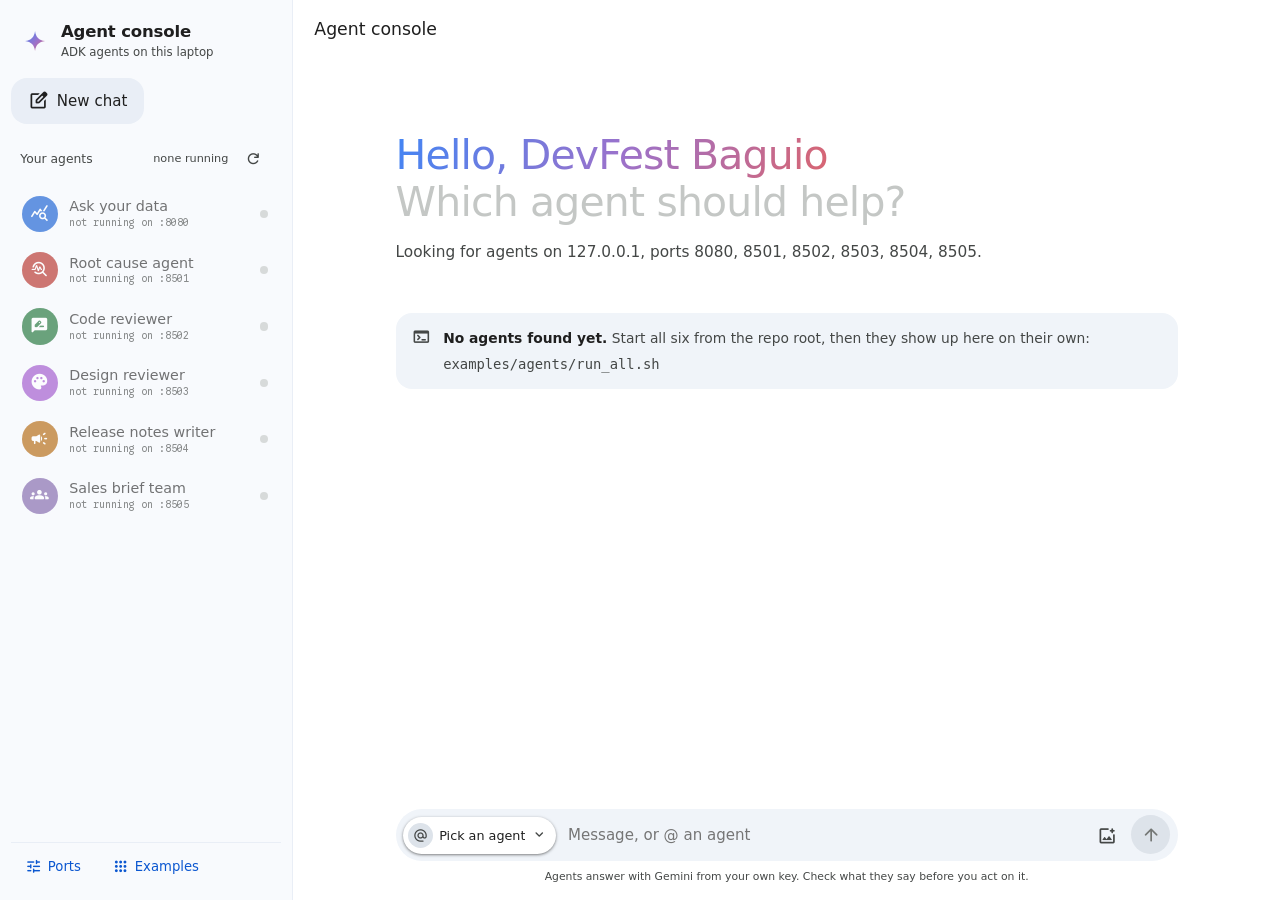
<file: console/index.html>
<!DOCTYPE html>
<html lang="en">
<head>
<meta charset="utf-8">
<meta name="viewport" content="width=device-width, initial-scale=1">
<title>Agent console · DevFest Baguio 2026</title>
<meta name="description" content="A local chat console for ADK agents. It finds the agents running on your laptop and lets you talk to any of them.">
<link rel="icon" href="data:,">
<link rel="preconnect" href="https://fonts.googleapis.com">
<link rel="preconnect" href="https://fonts.gstatic.com" crossorigin>
<link rel="stylesheet" href="https://fonts.googleapis.com/css2?family=Google+Sans:ital,wght@0,400..700;1,400..700&family=Google+Sans+Code:wght@400;500&display=swap">
<link rel="stylesheet" href="https://fonts.googleapis.com/css2?family=Material+Symbols+Rounded:opsz,wght,FILL,GRAD@20..48,300..500,0..1,0&display=block">
<link rel="stylesheet" href="console.css">
</head>
<body>
<div class="app" id="app">

  <aside class="rail" id="rail" aria-label="Agents">
    <div class="brand">
      <svg class="spark" viewBox="0 0 24 24" aria-hidden="true"><defs><linearGradient id="g0" x1="0" y1="0" x2="1" y2="1"><stop offset="0" stop-color="#4285F4"/><stop offset=".55" stop-color="#9B72CB"/><stop offset="1" stop-color="#D96570"/></linearGradient></defs><path fill="url(#g0)" d="M12 2c.6 4.9 3.1 7.4 8 8-4.9.6-7.4 3.1-8 8-.6-4.9-3.1-7.4-8-8 4.9-.6 7.4-3.1 8-8z" transform="translate(0 2)"/></svg>
      <div><b>Agent console</b><span>ADK agents on this laptop</span></div>
    </div>

    <button class="new-chat" id="newChat" type="button"><span class="ms">edit_square</span>New chat</button>

    <div class="rail-head">
      <span>Your agents</span>
      <span class="scan" id="scanState" aria-live="polite">Scanning</span>
      <button class="icon-btn" id="rescan" type="button" title="Scan again" aria-label="Scan again"><span class="ms">refresh</span></button>
    </div>
    <ul class="agents" id="agents"></ul>

    <div class="rail-foot">
      <button class="text-btn" id="portsBtn" type="button"><span class="ms">tune</span>Ports</button>
      <a class="text-btn" href="../examples/" title="Example agents"><span class="ms">apps</span>Examples</a>
    </div>
  </aside>

  <main class="main">
    <header class="top">
      <button class="icon-btn menu" id="menuBtn" type="button" aria-label="Show agents"><span class="ms">menu</span></button>
      <div class="top-agent" id="topAgent"></div>
      <span class="top-note" id="topNote"></span>
    </header>

    <div class="thread" id="thread" aria-live="polite">
      <section class="hello" id="hello">
        <h1><span class="grad">Hello, DevFest Baguio</span><br>Which agent should help?</h1>
        <p class="hello-sub" id="helloSub">Looking for agents on 127.0.0.1&hellip;</p>
        <div class="sugg" id="sugg"></div>
        <div class="start-hint" id="startHint" hidden>
          <span class="ms">terminal</span>
          <div><b>No agents found yet.</b> Start all six from the repo root, then they show up here on their own:
            <code>examples/agents/run_all.sh</code></div>
        </div>
      </section>
    </div>

    <form class="composer" id="composer" autocomplete="off">
      <div class="attach-row" id="attachRow" hidden></div>
      <div class="field">
        <button class="target" id="targetBtn" type="button" aria-haspopup="listbox" aria-expanded="false"><span class="av sm" id="targetAv"></span><span id="targetName">Pick an agent</span><span class="ms">expand_more</span></button>
        <textarea id="input" rows="1" placeholder="Message, or @ an agent" aria-label="Message"></textarea>
        <label class="icon-btn" id="attachBtn" title="Attach an image" aria-label="Attach an image"><span class="ms">add_photo_alternate</span><input type="file" id="file" accept="image/*" hidden></label>
        <button class="send" id="send" type="submit" aria-label="Send"><span class="ms">arrow_upward</span></button>
      </div>
      <div class="menu-pop" id="menuPop" role="listbox" hidden></div>
      <p class="fine">Agents answer with Gemini from your own key. Check what they say before you act on it.</p>
    </form>
  </main>
</div>

<dialog class="ports" id="portsDlg">
  <form method="dialog">
    <h2>Ports to scan</h2>
    <p>The console looks for ADK playgrounds on these ports on 127.0.0.1. Separate them with commas.</p>
    <input id="portsInput" spellcheck="false">
    <div class="dlg-actions"><button class="text-btn" value="reset" id="portsReset">Reset</button><button class="filled" value="save">Save and scan</button></div>
  </form>
</dialog>

<script src="console.js"></script>
</body>
</html>
</file>
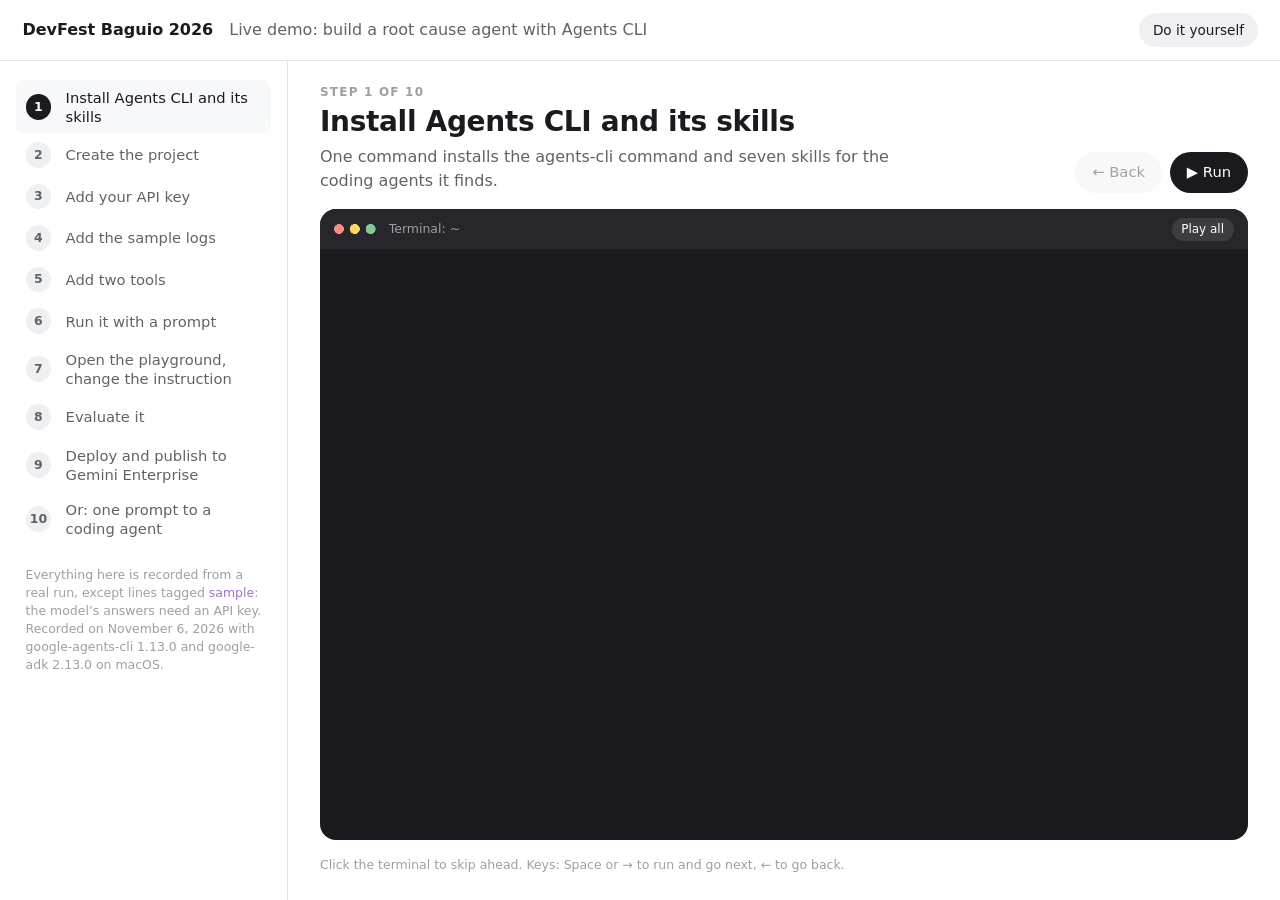
<file: demo/index.html>
<!DOCTYPE html>
<html lang="en">
<head>
<meta charset="utf-8">
<meta name="viewport" content="width=device-width, initial-scale=1">
<title>Live demo: build a root cause agent · DevFest Baguio 2026</title>
<meta name="description" content="Click through a recorded Agents CLI session: install, create, add tools, run a prompt, evaluate.">
<link rel="icon" href="data:,">
<link rel="preconnect" href="https://fonts.googleapis.com">
<link rel="preconnect" href="https://fonts.gstatic.com" crossorigin>
<link rel="stylesheet" href="https://fonts.googleapis.com/css2?family=Google+Sans:ital,wght@0,400..700;1,400..700&family=Google+Sans+Code:wght@400;500&display=swap" media="print" onload="this.media='all'">
<link rel="stylesheet" href="../assets/site.css">
<style>
html,body{height:100%}
body{display:flex;flex-direction:column}
.top{display:flex;align-items:center;gap:1rem;padding:.8rem 1.4rem;border-bottom:1px solid var(--line)}
.top a.home{font-weight:600;color:var(--ink);text-decoration:none;white-space:nowrap}
.top .ttl{color:var(--gray);font-weight:300;flex:1;white-space:nowrap;overflow:hidden;text-overflow:ellipsis}
.top .btn{padding:.5em 1em;font-size:.85rem}
.layout{flex:1;display:grid;grid-template-columns:18rem 1fr;min-height:0}
nav.scenes{border-right:1px solid var(--line);padding:1.2rem 1rem;overflow:auto}
nav.scenes ol{list-style:none;counter-reset:s}
nav.scenes li{counter-increment:s}
nav.scenes button{width:100%;display:grid;grid-template-columns:1.9rem 1fr;gap:.6rem;align-items:center;text-align:left;padding:.5rem .6rem;border-radius:var(--r-sm);font-size:.92rem;line-height:1.3;color:var(--gray)}
nav.scenes button::before{content:counter(s);width:1.6rem;height:1.6rem;border-radius:50%;display:grid;place-items:center;background:var(--surf-2);font-size:.78rem;font-weight:600}
nav.scenes button:hover{background:var(--surf)}
nav.scenes button.done::before{content:"\2713";background:var(--pri-c);color:var(--pri)}
nav.scenes button.on{background:var(--surf);color:var(--ink);font-weight:500}
nav.scenes button.on::before{content:counter(s);background:var(--ink);color:#fff}
nav.scenes .legend{margin:1.2rem .6rem 0;font-size:.78rem;color:var(--gray-2);line-height:1.45}
nav.scenes .legend b{color:#9B72CB;font-weight:500}
.stage{display:flex;flex-direction:column;gap:1rem;padding:1.4rem 2rem 1.6rem;min-height:0;min-width:0}
.head{display:flex;align-items:flex-end;gap:1.5rem;flex-wrap:wrap}
.head .txt{flex:1;min-width:16rem}
.meta{font-family:var(--sans);font-weight:600;font-size:.75rem;color:var(--gray-2);letter-spacing:.1em}
.head h1{font-size:1.75rem;font-weight:650;letter-spacing:-.012em;line-height:1.2;margin:.25rem 0 .4rem;text-wrap:balance}
.head p{color:var(--gray);max-width:60ch}
.controls{display:flex;gap:.5rem;align-items:center}
.controls .btn{padding:.65em 1.15em;font-size:.92rem}
.controls .btn[disabled]{opacity:.4;pointer-events:none}
.stage .term{flex:1;min-height:18rem}
.stage .term-body{font-size:.85rem}
.hint{font-size:.78rem;color:var(--gray-2)}
/* embed mode: inside a slide */
body.embed .top,body.embed nav.scenes,body.embed .hint{display:none}
body.embed .layout{grid-template-columns:1fr}
body.embed .stage{padding:.6rem .8rem .8rem;gap:.6rem}
body.embed .head h1{font-size:1.25rem}
body.embed .head p{font-size:.9rem}
body.embed .stage .term-body{font-size:.78rem}
@media (max-width:860px){
  .top .ttl{display:none}
  .layout{grid-template-columns:1fr}
  nav.scenes{border-right:none;border-bottom:1px solid var(--line);padding:.6rem .8rem;overflow-x:auto}
  nav.scenes ol{display:flex;gap:.3rem}
  nav.scenes button{grid-template-columns:1.6rem;padding:.3rem}
  nav.scenes button span{display:none}
  nav.scenes .legend{display:none}
  .stage{padding:1rem .9rem 1.2rem}
  .head h1{font-size:1.35rem}
  .controls{width:100%}
  .controls .btn{flex:1;justify-content:center}
  .stage .term{min-height:24rem}
  .stage .term-body{font-size:.72rem}
}
</style>
</head>
<body>
<header class="top">
  <a class="home" href="../">DevFest Baguio 2026</a>
  <span class="ttl">Live demo: build a root cause agent with Agents CLI</span>
  <a class="btn" href="../codelab/">Do it yourself</a>
</header>
<div class="layout">
  <nav class="scenes" aria-label="Demo steps">
    <ol id="list"></ol>
    <p class="legend" id="legend"></p>
  </nav>
  <section class="stage">
    <div class="head">
      <div class="txt">
        <div class="meta" id="meta"></div>
        <h1 id="title"></h1>
        <p id="say"></p>
      </div>
      <div class="controls">
        <button class="btn" id="back" type="button">&larr; Back</button>
        <button class="btn d" id="run" type="button">&#9654; Run</button>
      </div>
    </div>
    <div class="term" role="log" aria-live="polite">
      <div class="term-bar"><span class="term-dots"></span><span class="term-title" id="termTitle">Terminal</span><button class="term-replay" id="all" type="button">Play all</button></div>
      <div class="term-body" id="body"></div>
    </div>
    <div class="hint">Click the terminal to skip ahead. Keys: Space or &rarr; to run and go next, &larr; to go back.</div>
  </section>
</div>
<script src="../assets/demo-data.js"></script>
<script src="../assets/terminal.js"></script>
<script>
(function(){
"use strict";
var D=window.DEMO, scenes=D.scenes, T=window.Term;
if(/[?&]embed=1/.test(location.search))document.body.classList.add("embed");
var body=document.getElementById("body"), player=new T.Player(body);
var runBtn=document.getElementById("run"), backBtn=document.getElementById("back"), allBtn=document.getElementById("all");
var list=document.getElementById("list"), btns=[];
var idx=0, state="ready", auto=false;  /* state: ready | playing | done */
document.getElementById("legend").innerHTML='Everything here is recorded from a real run, except lines tagged <b>sample</b>: the model’s answers need an API key. '+D.recorded.replace(/&/g,"&amp;").replace(/</g,"&lt;");

scenes.forEach(function(s,i){
  var li=document.createElement("li"),b=document.createElement("button");
  b.type="button";var t=document.createElement("span");t.textContent=s.title;b.appendChild(t);b.title=s.title;
  b.onclick=function(){auto=false;go(i,false);};li.appendChild(b);list.appendChild(li);btns.push(b);
});

function header(){
  var s=scenes[idx];
  document.getElementById("meta").textContent="STEP "+(idx+1)+" OF "+scenes.length;
  document.getElementById("title").textContent=s.title;
  document.getElementById("say").textContent=s.say;
  document.getElementById("termTitle").textContent="Terminal: "+(s.steps[0].cwd||"~");
  btns.forEach(function(b,i){b.classList.toggle("on",i===idx);b.classList.toggle("done",i<idx||(i===idx&&state==="done"));});
  backBtn.disabled=idx===0&&state!=="done";
  if(state==="playing"){runBtn.textContent="Skip";}
  else if(state==="done"){runBtn.innerHTML=idx<scenes.length-1?"Next &rarr;":"Start over";}
  else runBtn.innerHTML="&#9654; Run";
  allBtn.textContent=auto?"Stop":"Play all";
  try{history.replaceState(null,"","#"+(idx+1));}catch(e){}
}

/* show scenes before i instantly, then wait (or play) scene i */
async function go(i,play){
  idx=Math.max(0,Math.min(scenes.length-1,i));
  player.clear();
  for(var j=0;j<idx;j++){await player.play(scenes[j].steps,true);}
  state="ready";header();
  if(play)run();
}
async function run(){
  state="playing";header();
  var ok=await player.play(scenes[idx].steps);
  if(!ok)return;
  state="done";header();
  if(auto&&idx<scenes.length-1){setTimeout(function(){if(auto){idx++;state="ready";header();run();}},900);}
  else if(auto){auto=false;header();}
}
function primary(){
  if(state==="playing"){player.skip();return;}
  if(state==="done"){if(idx<scenes.length-1){idx++;state="ready";header();run();}else{auto=false;go(0,false);}return;}
  run();
}
runBtn.onclick=primary;
backBtn.onclick=function(){auto=false;go(state==="done"?idx:idx-1,false);};
allBtn.onclick=function(){if(auto){auto=false;header();return;}auto=true;go(0,true);};
body.onclick=function(){player.skip();};
document.addEventListener("keydown",function(e){
  if(e.metaKey||e.ctrlKey||e.altKey)return;
  if(e.key===" "||e.key==="ArrowRight"||e.key==="Enter"){if(e.target.closest&&e.target.closest("button")&&e.key!=="ArrowRight")return;e.preventDefault();primary();}
  else if(e.key==="ArrowLeft"){e.preventDefault();backBtn.onclick();}
});
var h=parseInt((location.hash||"").slice(1),10);
go(isNaN(h)?0:h-1,false);
})();
</script>
</body>
</html>
</file>
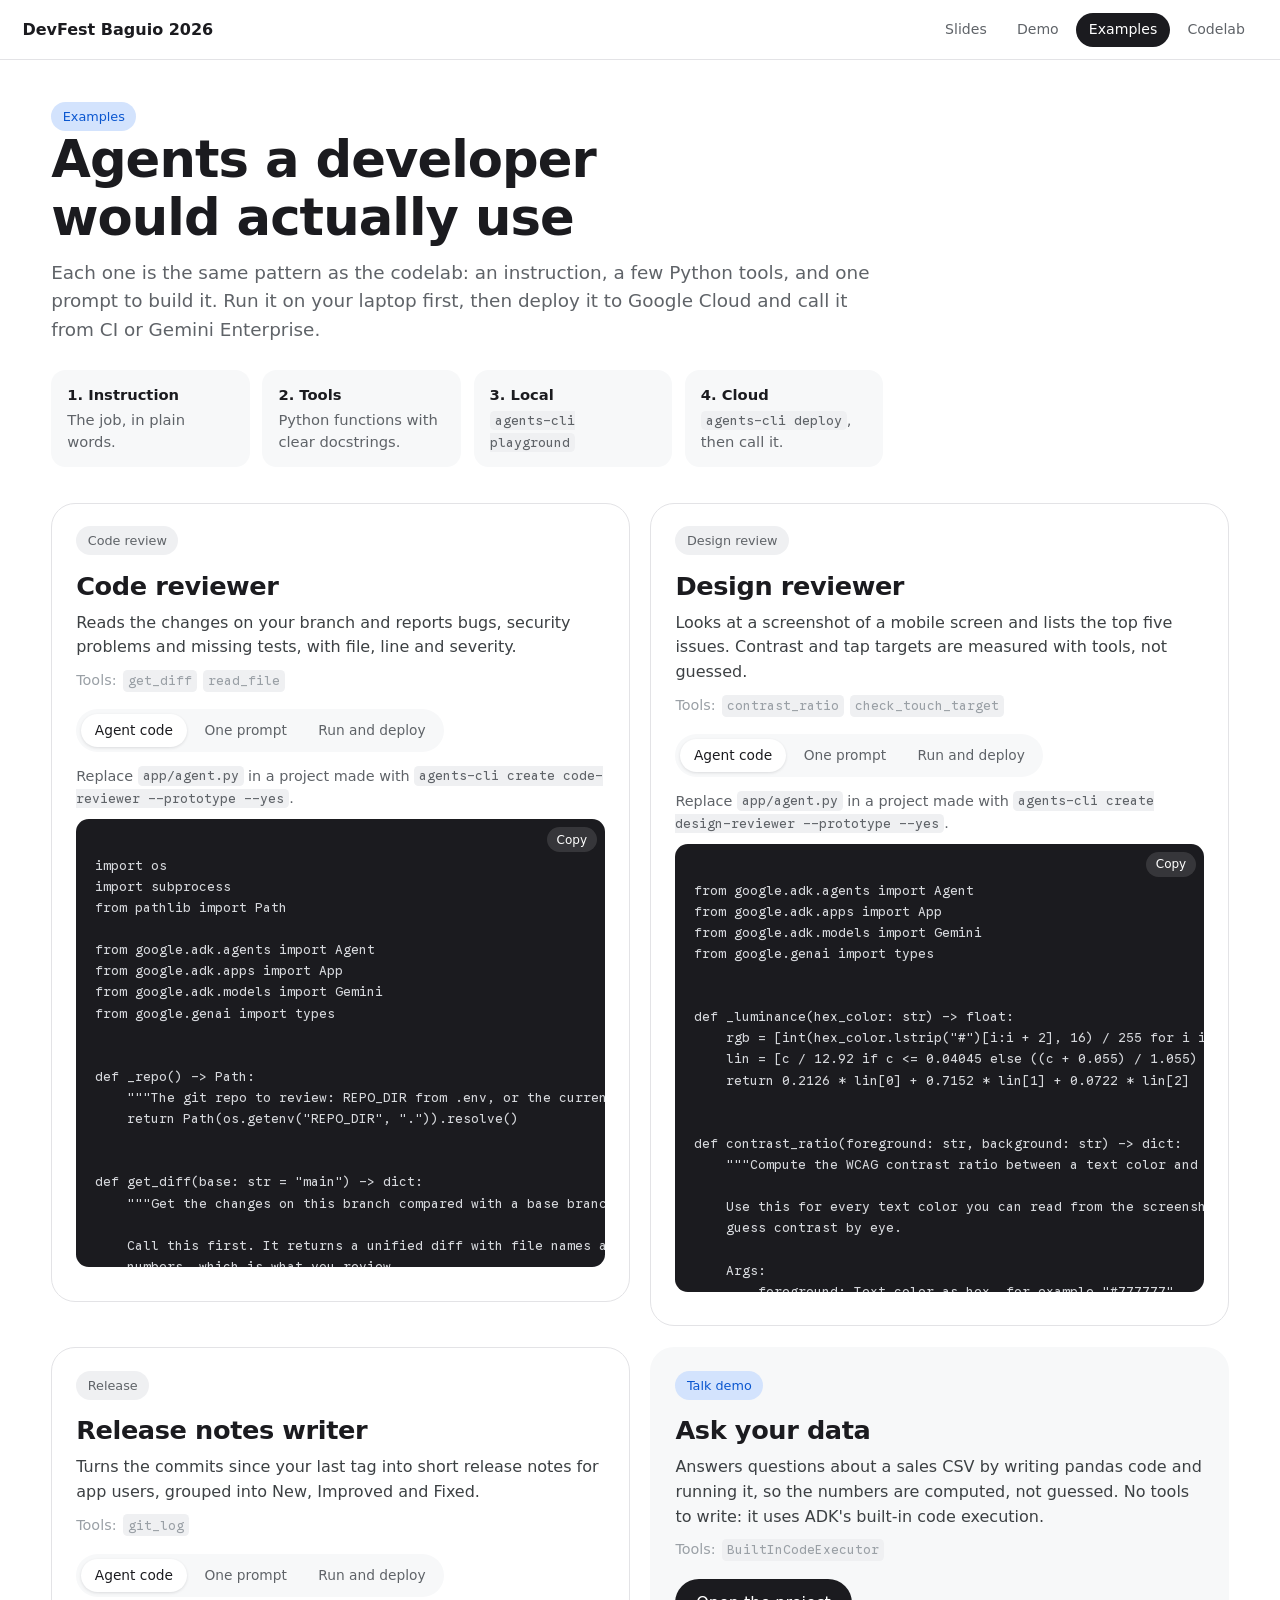
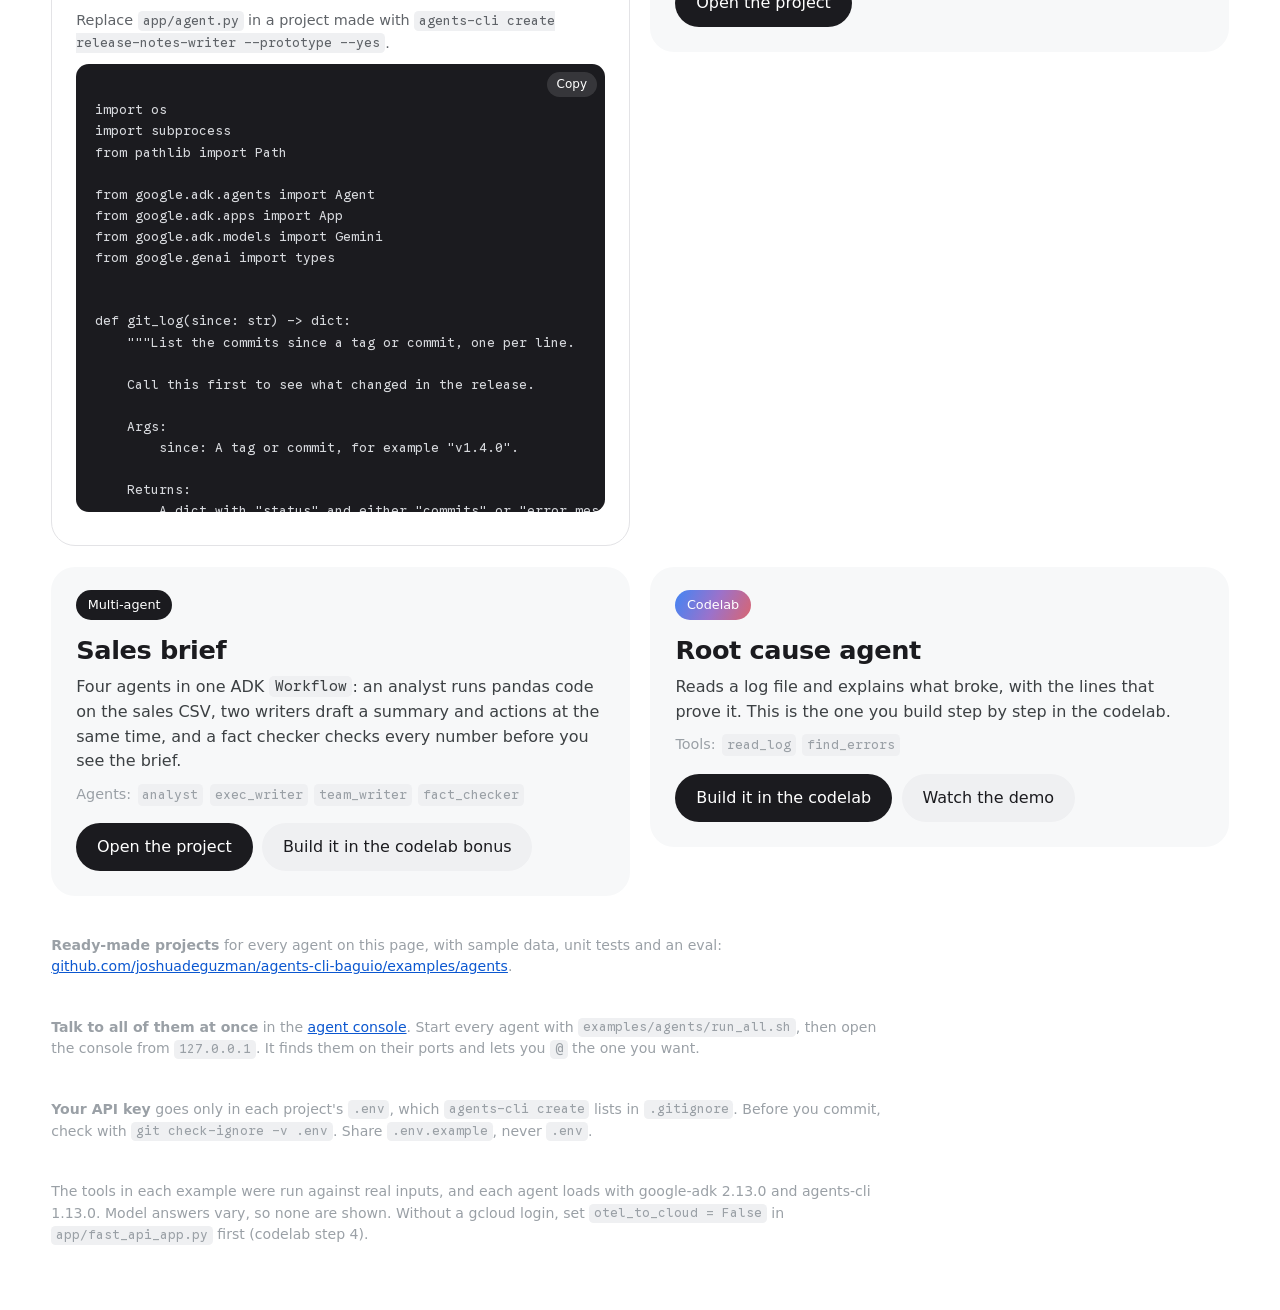
<file: examples/index.html>
<!DOCTYPE html>
<html lang="en">
<head>
<meta charset="utf-8">
<meta name="viewport" content="width=device-width, initial-scale=1">
<title>Example agents for developers · DevFest Baguio 2026</title>
<meta name="description" content="ADK agents developers can build with one prompt and deploy to Google Cloud: code reviewer, design reviewer, release notes writer, root cause agent, ask your data, and a four-agent sales brief.">
<link rel="icon" href="data:,">
<link rel="preconnect" href="https://fonts.googleapis.com">
<link rel="preconnect" href="https://fonts.gstatic.com" crossorigin>
<link rel="stylesheet" href="https://fonts.googleapis.com/css2?family=Google+Sans:ital,wght@0,400..700;1,400..700&family=Google+Sans+Code:wght@400;500&display=swap" media="print" onload="this.media='all'">
<link rel="stylesheet" href="../assets/site.css">
<style>
.top{position:sticky;top:0;z-index:20;background:var(--bg);border-bottom:1px solid var(--line);display:flex;align-items:center;gap:1rem;padding:.8rem 1.4rem}
.top a.home{font-weight:600;color:var(--ink);text-decoration:none;white-space:nowrap}
.top nav{margin-left:auto;display:flex;gap:.3rem}
.top nav a{padding:.45em .9em;border-radius:var(--pill);font-size:.88rem;font-weight:500;color:var(--gray);text-decoration:none}
.top nav a:hover{background:var(--surf);color:var(--ink)}
.top nav a.on{background:var(--ink);color:#fff}
main{width:min(92vw,90rem);margin:0 auto;padding:2.6rem 0 4rem}
.intro{max-width:52rem;margin-bottom:2.2rem}
.intro h1{font-size:clamp(2rem,4vw,3.2rem);font-weight:700;letter-spacing:-.018em;line-height:1.12;text-wrap:balance}
.intro p{font-size:1.15rem;color:var(--gray);margin-top:.8rem;line-height:1.55;text-wrap:pretty}
.pattern{display:grid;grid-template-columns:repeat(4,1fr);gap:.8rem;margin:1.6rem 0 0}
.pattern div{background:var(--surf);border-radius:var(--r-md);padding:.9rem 1rem;font-size:.92rem;color:var(--gray)}
.pattern b{display:block;color:var(--ink);font-weight:600;margin-bottom:.15rem}
.grid{display:grid;grid-template-columns:repeat(auto-fit,minmax(min(100%,34rem),1fr));gap:1.3rem;align-items:start}
.ex{border:1px solid var(--line);border-radius:var(--r-lg);padding:1.4rem 1.5rem 1.5rem;min-width:0;background:var(--bg)}
.ex h2{font-size:1.6rem;font-weight:650;letter-spacing:-.015em;margin:.7rem 0 .35rem}
.ex .what{color:#3C4043;line-height:1.55}
.ex .tools{margin-top:.6rem;font-size:.9rem;color:var(--gray-2);display:flex;gap:.4rem;flex-wrap:wrap;align-items:center}
.tabs{display:flex;gap:.25rem;margin:1.1rem 0 .8rem;padding:.3rem;background:var(--surf);border-radius:var(--pill);width:fit-content;max-width:100%;overflow-x:auto}
.tabs button{padding:.45em 1em;border-radius:var(--pill);font-size:.86rem;font-weight:500;color:var(--gray);white-space:nowrap}
.tabs button[aria-selected="true"]{background:var(--bg);color:var(--ink);box-shadow:0 1px 3px rgba(27,27,31,.12)}
.panel[hidden]{display:none}
.panel p{color:#3C4043;margin:.5rem 0;line-height:1.55}
.panel .hint{font-size:.9rem;color:var(--gray)}
.panel pre{margin:.6rem 0;font-size:.8rem}
.panel pre.long{max-height:28rem}
.panel pre.wrap{white-space:pre-wrap}
.code{position:relative}
.code .cp{position:absolute;top:.5rem;right:.5rem;font-size:.75rem;font-weight:500;padding:.3em .8em;border-radius:var(--pill);background:rgba(255,255,255,.12);color:#fff}
.code .cp:hover{background:rgba(255,255,255,.22)}
.code pre{padding-top:2.3rem}
.ex.link{background:var(--surf);border-color:transparent}
.ex.link .actions{display:flex;gap:.6rem;flex-wrap:wrap;margin-top:1.1rem}
.foot{margin-top:2.4rem;font-size:.88rem;color:var(--gray-2);max-width:52rem;line-height:1.55}
@media (max-width:760px){
  .top{flex-wrap:wrap;gap:.5rem;padding:.7rem 1rem}
  .top nav{margin-left:0;width:100%;justify-content:space-between}
  .top nav a{padding:.4em .7em;font-size:.82rem}
  main{padding-top:1.6rem}
  .pattern{grid-template-columns:1fr 1fr}
  .ex{padding:1.1rem 1rem 1.2rem}
  .panel pre{font-size:.74rem}
}
</style>
</head>
<body>
<header class="top">
  <a class="home" href="../">DevFest Baguio 2026</a>
  <nav aria-label="Talk pages"><a href="../slides/">Slides</a><a href="../demo/">Demo</a><a class="on" href="./">Examples</a><a href="../codelab/">Codelab</a></nav>
</header>
<main>
  <section class="intro">
    <span class="pill b">Examples</span>
    <h1>Agents a developer would actually use</h1>
    <p>Each one is the same pattern as the codelab: an instruction, a few Python tools, and one prompt to build it. Run it on your laptop first, then deploy it to Google Cloud and call it from CI or Gemini Enterprise.</p>
    <div class="pattern">
      <div><b>1. Instruction</b>The job, in plain words.</div>
      <div><b>2. Tools</b>Python functions with clear docstrings.</div>
      <div><b>3. Local</b><code>agents-cli playground</code></div>
      <div><b>4. Cloud</b><code>agents-cli deploy</code>, then call it.</div>
    </div>
  </section>
  <div class="grid">

<article class="ex" id="code-reviewer">
  <header>
    <span class="pill">Code review</span>
    <h2>Code reviewer</h2>
    <p class="what">Reads the changes on your branch and reports bugs, security problems and missing tests, with file, line and severity.</p>
    <p class="tools">Tools: <code>get_diff</code><code>read_file</code></p>
  </header>
  <div class="tabs" role="tablist">
    <button role="tab" aria-selected="true" data-tab="code">Agent code</button>
    <button role="tab" aria-selected="false" data-tab="prompt">One prompt</button>
    <button role="tab" aria-selected="false" data-tab="run">Run and deploy</button>
  </div>
  <div class="panel" data-panel="code">
    <p class="hint">Replace <code>app/agent.py</code> in a project made with <code>agents-cli create code-reviewer --prototype --yes</code>.</p>
    <pre class="long"><code>import os
import subprocess
from pathlib import Path

from google.adk.agents import Agent
from google.adk.apps import App
from google.adk.models import Gemini
from google.genai import types


def _repo() -&gt; Path:
    """The git repo to review: REPO_DIR from .env, or the current folder."""
    return Path(os.getenv("REPO_DIR", ".")).resolve()


def get_diff(base: str = "main") -&gt; dict:
    """Get the changes on this branch compared with a base branch.

    Call this first. It returns a unified diff with file names and line
    numbers, which is what you review.

    Args:
        base: The branch to compare against, for example "main".

    Returns:
        A dict with "status" and either "diff" or "error_message".
    """
    result = subprocess.run(
        ["git", "diff", f"{base}...HEAD", "--unified=3"],
        cwd=_repo(), capture_output=True, text=True, timeout=30,
    )
    if result.returncode != 0:
        return {"status": "error", "error_message": result.stderr.strip()}
    return {"status": "success", "diff": result.stdout[:200_000]}


def read_file(path: str) -&gt; dict:
    """Read a whole file from the repository, for context around a change.

    Args:
        path: A path relative to the repository root, for example "lib/main.dart".

    Returns:
        A dict with "status" and either "content" or "error_message".
    """
    repo = _repo()
    file = (repo / path).resolve()
    if repo not in file.parents or not file.is_file():
        return {"status": "error", "error_message": f"No file {path!r} in the repo."}
    return {"status": "success", "content": file.read_text(errors="replace")}


root_agent = Agent(
    name="code_reviewer",
    model=Gemini(model="gemini-3.8-flash", retry_options=types.HttpRetryOptions(attempts=3)),
    instruction=(
        "You review code changes. If the message contains a diff, review it. "
        "Otherwise call get_diff, and read_file when you need context. "
        "Report bugs, security problems and missing tests. For "
        "each finding give the file, the line, a severity (high, medium, low) "
        "and a one-line fix. If there is nothing worth fixing, say so."
    ),
    tools=[get_diff, read_file],
)

app = App(root_agent=root_agent, name="app")</code></pre>
  </div>
  <div class="panel" data-panel="prompt" hidden>
    <p class="hint">Or give this to Claude Code, Antigravity or another coding agent with the Agents CLI skills installed.</p>
    <pre class="wrap"><code>Use agents-cli to build a code reviewer agent called code-reviewer. Give it two tools: get_diff(base) returns git diff base...HEAD, and read_file(path) reads one file inside the repo. If the message already contains a diff, review that instead. Report each finding with file, line, severity and a one-line fix. Set otel_to_cloud = False in app/fast_api_app.py. Use a Gemini API key; I will add it to .env myself. Never read, print or copy .env. Never put the key in code, tests, docs or git.</code></pre>
  </div>
  <div class="panel" data-panel="run" hidden>
    <p><b>On your laptop.</b> Run the playground from inside a git repo, then ask: <code>Review this branch against main</code>.</p>
<pre><code>agents-cli create code-reviewer --prototype --yes
cd code-reviewer &amp;&amp; agents-cli install
<span class="c"># paste the agent code into app/agent.py, add your key to .env</span>
agents-cli playground --port 8502</code></pre>
    <p><b>Evaluate it.</b> The ready-made project has eval cases and a metric that checks the facts it must get right:</p>
<pre><code>agents-cli eval run --dataset tests/eval/datasets/code-review.json</code></pre>
    <p><b>On Google Cloud.</b> Needs a billed project.</p>
<pre><code>agents-cli scaffold enhance -d cloud_run --yes
agents-cli deploy --project YOUR_PROJECT_ID --region us-east1</code></pre>
    <p>From CI, call the deployed agent:</p>
<pre><code>agents-cli run "Review this diff: $(git diff origin/main...HEAD)" \
  --url SERVICE_URL --mode a2a</code></pre>
<p class="hint">On Cloud Run the agent has no checkout of your repo, so CI sends the diff in the message.</p>
    <p class="hint">Sample data and step-by-step setup: <a href="../codelab/#12">codelab bonus step</a>.</p>
  </div>
</article>
<article class="ex" id="design-reviewer">
  <header>
    <span class="pill">Design review</span>
    <h2>Design reviewer</h2>
    <p class="what">Looks at a screenshot of a mobile screen and lists the top five issues. Contrast and tap targets are measured with tools, not guessed.</p>
    <p class="tools">Tools: <code>contrast_ratio</code><code>check_touch_target</code></p>
  </header>
  <div class="tabs" role="tablist">
    <button role="tab" aria-selected="true" data-tab="code">Agent code</button>
    <button role="tab" aria-selected="false" data-tab="prompt">One prompt</button>
    <button role="tab" aria-selected="false" data-tab="run">Run and deploy</button>
  </div>
  <div class="panel" data-panel="code">
    <p class="hint">Replace <code>app/agent.py</code> in a project made with <code>agents-cli create design-reviewer --prototype --yes</code>.</p>
    <pre class="long"><code>from google.adk.agents import Agent
from google.adk.apps import App
from google.adk.models import Gemini
from google.genai import types


def _luminance(hex_color: str) -&gt; float:
    rgb = [int(hex_color.lstrip("#")[i:i + 2], 16) / 255 for i in (0, 2, 4)]
    lin = [c / 12.92 if c &lt;= 0.04045 else ((c + 0.055) / 1.055) ** 2.4 for c in rgb]
    return 0.2126 * lin[0] + 0.7152 * lin[1] + 0.0722 * lin[2]


def contrast_ratio(foreground: str, background: str) -&gt; dict:
    """Compute the WCAG contrast ratio between a text color and its background.

    Use this for every text color you can read from the screenshot. Do not
    guess contrast by eye.

    Args:
        foreground: Text color as hex, for example "#777777".
        background: Background color as hex, for example "#FFFFFF".

    Returns:
        A dict with the ratio and whether it passes WCAG AA for normal
        text (4.5:1) and large text (3:1).
    """
    a, b = _luminance(foreground), _luminance(background)
    ratio = (max(a, b) + 0.05) / (min(a, b) + 0.05)
    return {"ratio": round(ratio, 2), "aa_normal_text": ratio &gt;= 4.5, "aa_large_text": ratio &gt;= 3}


def check_touch_target(width_dp: float, height_dp: float) -&gt; dict:
    """Check a tappable element against the 48 x 48 dp minimum touch target.

    Args:
        width_dp: Width of the element in dp.
        height_dp: Height of the element in dp.

    Returns:
        A dict with "passes" and the smallest side.
    """
    passes = width_dp &gt;= 48 and height_dp &gt;= 48
    return {"passes": passes, "smallest_side_dp": min(width_dp, height_dp)}


root_agent = Agent(
    name="design_reviewer",
    model=Gemini(model="gemini-3.8-flash", retry_options=types.HttpRetryOptions(attempts=3)),
    instruction=(
        "You review mobile app screens. The user attaches a screenshot. Check "
        "hierarchy, spacing and alignment by looking. Check text contrast with "
        "contrast_ratio and tap targets with check_touch_target, never by eye. "
        "Return the top five issues, most important first, each with a fix."
    ),
    tools=[contrast_ratio, check_touch_target],
)

app = App(root_agent=root_agent, name="app")</code></pre>
  </div>
  <div class="panel" data-panel="prompt" hidden>
    <p class="hint">Or give this to Claude Code, Antigravity or another coding agent with the Agents CLI skills installed.</p>
    <pre class="wrap"><code>Use agents-cli to build a design reviewer agent called design-reviewer for mobile app screenshots. Give it two tools: contrast_ratio(foreground, background) returns the WCAG ratio and whether it passes AA, and check_touch_target(width_dp, height_dp) checks the 48 x 48 dp minimum. Return the top five issues with a fix for each. Set otel_to_cloud = False in app/fast_api_app.py. Use a Gemini API key; I will add it to .env myself. Never read, print or copy .env. Never put the key in code, tests, docs or git.</code></pre>
  </div>
  <div class="panel" data-panel="run" hidden>
    <p><b>On your laptop.</b> In the playground, attach a screenshot of a Flutter screen and ask: <code>Review this screen</code>.</p>
<pre><code>agents-cli create design-reviewer --prototype --yes
cd design-reviewer &amp;&amp; agents-cli install
<span class="c"># paste the agent code into app/agent.py, add your key to .env</span>
agents-cli playground --port 8503</code></pre>
    <p><b>Evaluate it.</b> The ready-made project has eval cases and a metric that checks the facts it must get right:</p>
<pre><code>agents-cli eval run --dataset tests/eval/datasets/design-review.json</code></pre>
    <p><b>On Google Cloud.</b> Needs a billed project.</p>
<pre><code>agents-cli scaffold enhance -d cloud_run --yes
agents-cli deploy --project YOUR_PROJECT_ID --region us-east1</code></pre>
    <p class="hint">Deployed, publish it to Gemini Enterprise with <code>agents-cli publish gemini</code> so your team can reach it from chat.</p>
    <p class="hint">Sample data and step-by-step setup: <a href="../codelab/#12">codelab bonus step</a>.</p>
  </div>
</article>
<article class="ex" id="release-notes-writer">
  <header>
    <span class="pill">Release</span>
    <h2>Release notes writer</h2>
    <p class="what">Turns the commits since your last tag into short release notes for app users, grouped into New, Improved and Fixed.</p>
    <p class="tools">Tools: <code>git_log</code></p>
  </header>
  <div class="tabs" role="tablist">
    <button role="tab" aria-selected="true" data-tab="code">Agent code</button>
    <button role="tab" aria-selected="false" data-tab="prompt">One prompt</button>
    <button role="tab" aria-selected="false" data-tab="run">Run and deploy</button>
  </div>
  <div class="panel" data-panel="code">
    <p class="hint">Replace <code>app/agent.py</code> in a project made with <code>agents-cli create release-notes-writer --prototype --yes</code>.</p>
    <pre class="long"><code>import os
import subprocess
from pathlib import Path

from google.adk.agents import Agent
from google.adk.apps import App
from google.adk.models import Gemini
from google.genai import types


def git_log(since: str) -&gt; dict:
    """List the commits since a tag or commit, one per line.

    Call this first to see what changed in the release.

    Args:
        since: A tag or commit, for example "v1.4.0".

    Returns:
        A dict with "status" and either "commits" or "error_message".
    """
    result = subprocess.run(
        ["git", "log", f"{since}..HEAD", "--no-merges", "--pretty=format:%h %s"],
        cwd=Path(os.getenv("REPO_DIR", ".")).resolve(),
        capture_output=True, text=True, timeout=30,
    )
    if result.returncode != 0:
        return {"status": "error", "error_message": result.stderr.strip()}
    return {"status": "success", "commits": result.stdout.splitlines()}


root_agent = Agent(
    name="release_notes_writer",
    model=Gemini(model="gemini-3.8-flash", retry_options=types.HttpRetryOptions(attempts=3)),
    instruction=(
        "You write release notes for app users, not developers. If the message "
        "lists commits, use them. Otherwise call git_log with the tag the user "
        "gives. Group changes into New, Improved and Fixed, one short line each, "
        "most important first. Skip refactors, tests, docs, CI, lint and "
        "dependency bumps. Skip a change and its revert when both are listed. "
        "Describe security fixes without technical detail. If a change drops "
        "support for a device or OS version, end with a 'Heads up' line. "
        "Plain words, no commit hashes or PR numbers, under 1,200 characters."
    ),
    tools=[git_log],
)

app = App(root_agent=root_agent, name="app")</code></pre>
  </div>
  <div class="panel" data-panel="prompt" hidden>
    <p class="hint">Or give this to Claude Code, Antigravity or another coding agent with the Agents CLI skills installed.</p>
    <pre class="wrap"><code>Use agents-cli to build an agent called release-notes-writer. Give it one tool, git_log(since), that lists commits since a tag. If the message already lists commits, use those. Write release notes for app users, grouped into New, Improved and Fixed, under 1,200 characters. Skip refactors, tests, CI, dependency bumps and reverted changes. If a change drops support for an OS version, end with a 'Heads up' line. Set otel_to_cloud = False in app/fast_api_app.py. Use a Gemini API key; I will add it to .env myself. Never read, print or copy .env. Never put the key in code, tests, docs or git.</code></pre>
  </div>
  <div class="panel" data-panel="run" hidden>
    <p><b>On your laptop.</b> Run the playground in your app repo and ask: <code>Write release notes since v1.4.0</code>.</p>
<pre><code>agents-cli create release-notes-writer --prototype --yes
cd release-notes-writer &amp;&amp; agents-cli install
<span class="c"># paste the agent code into app/agent.py, add your key to .env</span>
agents-cli playground --port 8504</code></pre>
    <p><b>Evaluate it.</b> The ready-made project has eval cases and a metric that checks the facts it must get right:</p>
<pre><code>agents-cli eval run --dataset tests/eval/datasets/release-notes.json</code></pre>
    <p><b>On Google Cloud.</b> Needs a billed project.</p>
<pre><code>agents-cli scaffold enhance -d cloud_run --yes
agents-cli deploy --project YOUR_PROJECT_ID --region us-east1</code></pre>
    <p>From CI, call the deployed agent:</p>
<pre><code>agents-cli run "Write release notes for these commits: $(git log v1.4.0..HEAD --pretty=%s)" \
  --url SERVICE_URL --mode a2a</code></pre>
<p class="hint">Run it in your release workflow and paste the result into the store listing.</p>
    <p class="hint">Sample data and step-by-step setup: <a href="../codelab/#12">codelab bonus step</a>.</p>
  </div>
</article>
<article class="ex link" id="ask-your-data">
  <span class="pill b">Talk demo</span>
  <h2>Ask your data</h2>
  <p class="what">Answers questions about a sales CSV by writing pandas code and running it, so the numbers are computed, not guessed. No tools to write: it uses ADK's built-in code execution.</p>
  <p class="ex-tools tools">Tools: <code>BuiltInCodeExecutor</code></p>
  <div class="actions"><a class="btn d" href="https://github.com/joshuadeguzman/agents-cli-baguio/tree/main/examples/agents/ask-your-data" target="_blank" rel="noopener">Open the project</a></div>
</article>
<article class="ex link" id="sales-brief">
  <span class="pill d">Multi-agent</span>
  <h2>Sales brief</h2>
  <p class="what">Four agents in one ADK <code>Workflow</code>: an analyst runs pandas code on the sales CSV, two writers draft a summary and actions at the same time, and a fact checker checks every number before you see the brief.</p>
  <p class="ex-tools tools">Agents: <code>analyst</code><code>exec_writer</code><code>team_writer</code><code>fact_checker</code></p>
  <div class="actions"><a class="btn d" href="https://github.com/joshuadeguzman/agents-cli-baguio/tree/main/examples/agents/sales-brief" target="_blank" rel="noopener">Open the project</a><a class="btn" href="../codelab/">Build it in the codelab bonus</a></div>
</article>
<article class="ex link" id="root-cause-agent">
  <span class="pill g">Codelab</span>
  <h2>Root cause agent</h2>
  <p class="what">Reads a log file and explains what broke, with the lines that prove it. This is the one you build step by step in the codelab.</p>
  <p class="ex-tools tools">Tools: <code>read_log</code><code>find_errors</code></p>
  <div class="actions"><a class="btn d" href="../codelab/">Build it in the codelab</a><a class="btn" href="../demo/">Watch the demo</a></div>
</article>
  </div>
  <p class="foot"><b>Ready-made projects</b> for every agent on this page, with sample data, unit tests and an eval: <a href="https://github.com/joshuadeguzman/agents-cli-baguio/tree/main/examples/agents" target="_blank" rel="noopener">github.com/joshuadeguzman/agents-cli-baguio/examples/agents</a>.</p>
  <p class="foot"><b>Talk to all of them at once</b> in the <a href="../console/">agent console</a>. Start every agent with <code>examples/agents/run_all.sh</code>, then open the console from <code>127.0.0.1</code>. It finds them on their ports and lets you <code>@</code> the one you want.</p>
  <p class="foot"><b>Your API key</b> goes only in each project's <code>.env</code>, which <code>agents-cli create</code> lists in <code>.gitignore</code>. Before you commit, check with <code>git check-ignore -v .env</code>. Share <code>.env.example</code>, never <code>.env</code>.</p>
  <p class="foot">The tools in each example were run against real inputs, and each agent loads with google-adk 2.13.0 and agents-cli 1.13.0. Model answers vary, so none are shown. Without a gcloud login, set <code>otel_to_cloud = False</code> in <code>app/fast_api_app.py</code> first (codelab step 4).</p>
</main>
<script>
(function(){
"use strict";
[].slice.call(document.querySelectorAll('.ex')).forEach(function(card){
  var tabs=[].slice.call(card.querySelectorAll('[data-tab]'));
  tabs.forEach(function(t){t.onclick=function(){
    tabs.forEach(function(o){o.setAttribute('aria-selected',String(o===t));});
    [].slice.call(card.querySelectorAll('[data-panel]')).forEach(function(p){p.hidden=p.dataset.panel!==t.dataset.tab;});
  };});
});
[].slice.call(document.querySelectorAll('main pre')).forEach(function(pre){
  var w=document.createElement('div');w.className='code';pre.parentNode.insertBefore(w,pre);w.appendChild(pre);
  var b=document.createElement('button');b.type='button';b.className='cp';b.textContent='Copy';
  b.onclick=function(){var text=pre.innerText.replace(/\n$/,'');
    var ok=function(){b.textContent='Copied';setTimeout(function(){b.textContent='Copy';},1500);};
    if(navigator.clipboard&&window.isSecureContext)navigator.clipboard.writeText(text).then(ok,fb);else fb();
    function fb(){var ta=document.createElement('textarea');ta.value=text;ta.style.position='fixed';ta.style.opacity='0';document.body.appendChild(ta);ta.select();try{document.execCommand('copy');ok();}catch(e){}document.body.removeChild(ta);}};
  w.appendChild(b);
});
})();
</script>
</body>
</html>
</file>
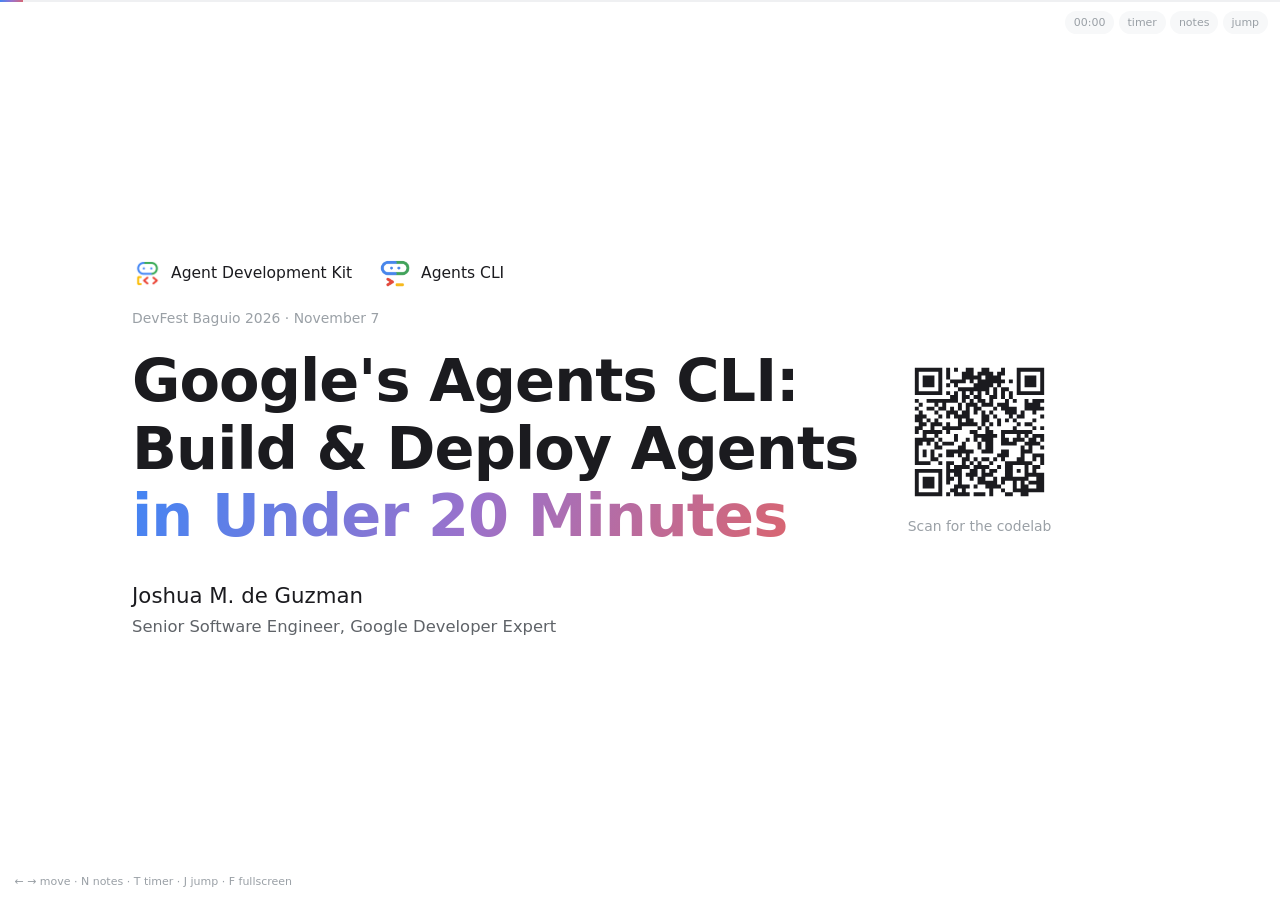
<file: slides/index.html>
<!DOCTYPE html>
<html lang="en">
<head>
<meta charset="utf-8">
<meta name="viewport" content="width=device-width, initial-scale=1">
<link rel="icon" href="data:,">
<title>Google's Agents CLI: Build &amp; Deploy Agents in Under 20 Minutes · DevFest Baguio 2026</title>
<link rel="preconnect" href="https://fonts.googleapis.com">
<link rel="preconnect" href="https://fonts.gstatic.com" crossorigin>
<link rel="stylesheet" href="https://fonts.googleapis.com/css2?family=Google+Sans:ital,wght@0,400..700;1,400..700&family=Google+Sans+Code:wght@400;500&display=swap" media="print" onload="this.media='all'">
<style>
:root{
  --bg:#FFFFFF; --surf:#F7F8F9; --surf-2:#EFF0F2; --line:#E3E3E6;
  --ink:#1B1B1F; --gray:#5F6368; --gray-2:#9AA0A6;
  --pri:#0B57D0; --pri-c:#D3E3FD;
  --grad:linear-gradient(115deg,#4285F4 0%,#9B72CB 52%,#D96570 100%);
  --r-xl:2.2em; --r-lg:1.5em; --r-md:1em; --r-sm:.65em; --pill:999px;
  --sans:"Google Sans",system-ui,-apple-system,sans-serif;
  --mono:"Google Sans Code",ui-monospace,SFMono-Regular,Menlo,monospace;
}
*{box-sizing:border-box;margin:0;padding:0}
html,body{height:100%}
body{background:var(--bg);color:var(--ink);font-family:var(--sans);overflow:hidden;-webkit-font-smoothing:antialiased}
button{font:inherit;color:inherit;background:none;border:none;cursor:pointer}
input{font:inherit}
:focus-visible{outline:2px solid var(--pri);outline-offset:3px}

#app{height:100vh;height:100dvh;display:grid;place-items:center}
.stage{position:relative;width:min(100vw,177.7vh);height:min(56.25vw,100vh);container-type:inline-size;overflow:hidden;background:var(--bg)}
.slide{position:absolute;inset:0;display:none;font-size:1.28cqw;padding:3.1em max(4em,calc((100% - 62em)/2)) 3.3em;flex-direction:column;justify-content:safe center;overflow:hidden}
.slide>*{min-height:0;width:100%}
/* a heading that spans the slide should not wrap at the column cap */
.slide>h1,.slide>h2{max-width:none}
/* inline-sized children must not be stretched by width:100% */
.slide>.pill,.slide>span,.slide>button,.slide>b{width:auto;align-self:flex-start}
.slide.center>.pill,.slide.center>span,.slide.center>button,.slide.center>b{align-self:center}
.slide.is-current{display:flex}
.slide.center{align-items:center;text-align:center}
.slide.center>*{margin-left:auto;margin-right:auto}
.slide.center .row{justify-content:center}
.slide.center .lede{margin-left:auto;margin-right:auto}
.slide.roomy{padding:2.6em max(4.2em,calc((100% - 62em)/2)) 2.8em}

h1{font-size:4.8em;font-weight:700;letter-spacing:-.02em;line-height:1.1;max-width:14ch}
h1.two{font-size:3.6em;line-height:1.12;max-width:none}
h2{font-size:3em;font-weight:600;letter-spacing:-.016em;line-height:1.16;max-width:17ch;margin-bottom:.6em;text-wrap:balance}
h2.dm{font-size:2.2em;margin-bottom:.5em}
/* breathing room between a heading and the line under it */
.slide h2+p,.slide h2+.lede{margin-top:.45em}
h3{font-size:1.3em;font-weight:600;letter-spacing:-.015em;line-height:1.15}
p{font-size:1.05em;line-height:1.5;color:var(--gray);max-width:34ch;font-weight:300}
.lede{font-size:1.95em;font-weight:400;line-height:1.3;letter-spacing:-.012em;color:var(--ink);max-width:22ch}
.kicker{font-size:.85em;font-weight:500;color:var(--gray-2);margin-bottom:1.2em}
.src{display:inline-block;margin-top:1.1em;font-family:var(--sans);font-size:.78em;letter-spacing:.01em;
  color:var(--gray-2);text-decoration:none;border-bottom:1px solid var(--line);padding-bottom:.15em}
.src:hover{color:var(--ink);border-color:var(--gray-2)}
.tiny{font-size:.8em;color:var(--gray-2);font-weight:300;line-height:1.45;max-width:42ch}
.grad-text{background:var(--grad);-webkit-background-clip:text;background-clip:text;color:transparent}

.cols{display:grid;gap:2.2em;align-items:center}
.c2{grid-template-columns:1fr 1fr}
.c2w{grid-template-columns:1.05fr .95fr}
.c3{grid-template-columns:repeat(3,1fr)}
.c4{grid-template-columns:repeat(4,1fr)}
.stack{display:flex;flex-direction:column;gap:1em}
.row{display:flex;gap:1em;align-items:center;flex-wrap:wrap}
.grow{flex:1}

.card{background:var(--surf);border-radius:var(--r-lg);padding:1.4em 1.5em;position:relative}
.card[data-step],.slide[data-steps] [data-step]:not(.card):not(.fd-g):not(.ag-i){opacity:0;transform:translateY(.9em) scale(.99);
  transition:opacity .42s cubic-bezier(.2,.9,.3,1),transform .42s cubic-bezier(.2,.9,.3,1)}
.card[data-step].is-on,.slide[data-steps] [data-step]:not(.card):not(.fd-g):not(.ag-i).is-on{opacity:1;transform:none}
.slide[data-steps] tr[data-step]{transform:none}
@media (prefers-reduced-motion:reduce){.card[data-step]{transition-duration:.01ms}}
.card h3{margin-bottom:.35em}
.card p{font-size:.95em;max-width:none}
.card.line{background:var(--bg);border:1px solid var(--line)}
.card.gen{background:linear-gradient(var(--bg),var(--bg)) padding-box,var(--grad) border-box;border:1.5px solid transparent}
.card.gen::after{content:"";position:absolute;inset:0;border-radius:inherit;background:var(--grad);opacity:.05;pointer-events:none}
.card.gen>*{position:relative;z-index:1}

.pill{display:inline-flex;align-items:center;gap:.45em;font-size:.72em;font-weight:500;padding:.4em .9em;border-radius:var(--pill);background:var(--surf-2);color:var(--gray)}
.pill.g{background:var(--grad);color:#fff}
.pill.d{background:var(--ink);color:#fff}
.pill.b{background:var(--pri-c);color:var(--pri)}
.dot{width:.5em;height:.5em;border-radius:50%;background:var(--grad)}

ul{list-style:none}
.bl li{font-size:1.02em;font-weight:400;color:var(--ink);margin-bottom:1em;line-height:1.35}
.bl.g li::before{background:var(--grad)}
.bl li span{display:block;font-size:.82em;color:var(--gray-2);font-weight:300;margin-top:.15em}

pre{font-family:var(--mono);font-size:.74em;line-height:1.7;background:var(--ink);color:#D6D8DC;border-radius:var(--r-md);padding:1.2em 1.3em;overflow:auto}
pre .k{color:#C39BE8}pre .s{color:#9DD1A0}pre .c{color:#6E7480}pre .t{color:#8AB4F8}
.chain{display:flex;flex-direction:column;align-items:stretch;gap:.35em;min-width:0}
.chain .ch-row{display:grid;grid-template-columns:1fr 1fr;gap:.6em}
.chain .ch-a{background:var(--surf);border-radius:var(--r-md);padding:.6em .9em;display:flex;flex-direction:column;gap:.1em}
.chain .ch-a b{font-family:var(--mono);font-weight:500;font-size:.95em}
.chain .ch-a span{font-size:.82em;color:var(--gray)}
.chain .ch-last{background:linear-gradient(var(--bg),var(--bg)) padding-box,var(--grad) border-box;border:1.5px solid transparent}
.chain .ch-arrow{text-align:center;color:var(--gray-2);font-size:1.1em;line-height:1}
.chain .ch-arrow small{font-size:.65em}
code{font-family:var(--mono);font-size:.88em;background:var(--surf-2);padding:.12em .4em;border-radius:.35em}
.stat{font-size:4.4em;font-weight:700;letter-spacing:-.05em;line-height:.9}

/* ============ POLL ============ */
.poll-opts{display:grid;gap:.7em;margin-top:1.2em}
.poll-opts.two{grid-template-columns:1fr 1fr}
.poll-opts.four{grid-template-columns:repeat(2,1fr)}
.poll-opt{
  text-align:left;padding:.92em 1.15em;border-radius:var(--r-lg);
  background:var(--surf);border:1.5px solid transparent;transition:.2s;
  display:flex;gap:.9em;align-items:flex-start;
}
.poll-opt:hover{background:var(--surf-2)}
.poll-opt .ltr{
  width:1.75em;height:1.75em;border-radius:50%;background:var(--bg);
  display:grid;place-items:center;font-size:.85em;font-weight:600;flex:none;color:var(--gray)
}
.poll-opt b{display:block;font-size:1.02em;font-weight:500;line-height:1.25}
.poll-opt.picked{background:var(--bg);border-color:var(--pri)}
.poll-opt.picked .ltr{background:var(--pri);color:#fff}
.poll-opt.right{background:linear-gradient(var(--bg),var(--bg)) padding-box,var(--grad) border-box;border-color:transparent}
.poll-opt.right .ltr{background:var(--grad);color:#fff}
.poll-wrap{display:grid;grid-template-columns:1.12fr .88fr;gap:2.4em;align-items:center;margin-top:1.2em}
.poll-wrap .poll-opts{margin-top:0}
.poll-verdict{
  margin-top:0;padding:1em 1.2em;border-radius:var(--r-lg);
  background:var(--ink);color:#fff;font-size:1.02em;line-height:1.45;font-weight:300;
  display:none;animation:pop .3s cubic-bezier(.2,.9,.3,1) both;
}
.poll-verdict.show{display:block}
.poll-verdict b{font-weight:600}
.poll-verdict .yes{color:#81C995;font-weight:600}
.poll-verdict .no{color:#F28B82;font-weight:600}
.poll-verdict code{background:rgba(255,255,255,.15);color:#fff}
@keyframes pop{from{opacity:0;transform:translateY(.5em) scale(.97)}to{opacity:1;transform:none}}

/* ---- flow diagram (same tokens as the a2ui deck) ---- */
.flow-d{width:100%;height:auto;display:block;margin:.2em auto 0}
.flow-d text{font-family:var(--sans)}
.fd-n{fill:var(--surf)}
.fd-n.gen{fill:var(--bg);stroke:url(#fdg);stroke-width:1.6}
.fd-t{fill:var(--ink);font-size:17px;font-weight:600;letter-spacing:-.2px}
.fd-s{fill:var(--gray-2);font-size:12.5px;font-weight:300}
.fd-l{fill:var(--gray-2);font-size:11px;font-weight:500;letter-spacing:.2px}
.fd-line{stroke:var(--line);stroke-width:2;fill:none}
.fd-tie{stroke:var(--line);stroke-width:1.4;fill:none;stroke-dasharray:2 5}
.fd-cat{fill:var(--bg);stroke:var(--ink);stroke-width:1.6}

.srcs{display:flex;flex-direction:column;align-items:flex-start;gap:.35em;margin-top:.9em}
.srcs .src{margin-top:0}

/* ---- quiz cards ---- */
.qz{display:grid;grid-template-columns:repeat(3,1fr);gap:1.1em;margin-top:1.3em}
.qz-c{background:var(--surf);border-radius:var(--r-lg);padding:1.4em 1.5em;cursor:pointer;text-align:left;
  display:flex;flex-direction:column;gap:.7em;transition:background .2s}
.qz-c:hover{background:var(--surf-2)}
.qz-c b{font-size:1.12em;font-weight:600;letter-spacing:-.015em;color:var(--ink);line-height:1.25}
.qz-c i{font-style:normal;font-size:.92em;font-weight:300;color:var(--gray);line-height:1.45;
  opacity:0;transform:translateY(.5em);transition:opacity .34s cubic-bezier(.2,.9,.3,1),transform .34s cubic-bezier(.2,.9,.3,1)}
.qz-c.open{background:var(--ink)}
.qz-c.open b{color:#fff}
.qz-c.open i{opacity:1;transform:none;color:rgba(255,255,255,.82)}
.qz-c.open code{background:rgba(255,255,255,.15);color:#fff}

/* ---- agenda: large list, upcoming parts stay grey ---- */
.ag{display:flex;flex-direction:column;gap:.45em;margin-top:.8em}
.ag-i{display:flex;align-items:baseline;gap:1.2em}
.ag-i i{font-family:var(--sans);font-weight:500;font-style:normal;font-size:.95em;font-weight:400;
  color:var(--line);width:2.4em;flex:none;transition:color .42s cubic-bezier(.2,.9,.3,1)}
.ag-i b{font-size:2.2em;font-weight:600;letter-spacing:-.016em;line-height:1.28;color:var(--ink)}
.ag-i i{color:var(--gray-2)}
/* position marker: same list, everything but the current part greyed */
.ag.here .ag-i{position:relative;padding-left:1.5em}
.ag.here .ag-i i{color:var(--line)}
.ag.here .ag-i b{color:#C8CBD0}
.ag.here .ag-i.now i{color:var(--gray-2)}
.ag.here .ag-i.now b{color:var(--ink)}
.ag.here .ag-i.now::before{content:"";position:absolute;left:0;top:.42em;bottom:.42em;
  width:.2em;border-radius:var(--pill);background:var(--ink)}

.stp{display:block;font-family:var(--sans);font-weight:600;font-style:normal;font-size:.34em;font-weight:400;
  letter-spacing:.08em;color:var(--gray-2);margin-bottom:.7em}
h2.dm .stp{font-size:.42em}

table{width:100%;border-collapse:collapse;font-size:.88em}
th,td{text-align:left;padding:.7em .8em;border-bottom:1px solid var(--line);vertical-align:top}
th{font-weight:600;font-size:.85em;color:var(--gray-2)}
td{color:var(--gray);font-weight:300}
td:first-child{color:var(--ink);font-weight:500;white-space:nowrap}

.links{display:grid;grid-template-columns:1fr 1fr;gap:.1em 1.6em;font-size:.82em}
.links a{color:var(--gray);text-decoration:none;display:flex;gap:.8em;padding:.4em .6em;border-radius:var(--r-sm);font-weight:300}
.links a:hover{background:var(--surf)}
.links a b{font-weight:500;color:var(--ink);min-width:9em}


.prog{position:fixed;left:0;right:0;top:0;height:2px;z-index:30;background:var(--surf-2)}
.prog i{display:block;height:100%;background:var(--grad);width:0;transition:width .3s}
.hud{position:fixed;top:1em;right:1.1em;z-index:32;display:flex;gap:.4em;align-items:center;font-size:11px;font-weight:500}
.hud button,.hud .pace{padding:.45em .8em;border-radius:var(--pill);background:var(--surf);color:var(--gray-2)}
.hud button:hover{background:var(--surf-2);color:var(--ink)}
.hud .pace.ahead{background:var(--pri-c);color:var(--pri)}
.hud .pace.behind{background:#FCE8E6;color:#C5221F}
.panel{position:fixed;z-index:36;background:var(--bg);border-radius:var(--r-lg);display:none;box-shadow:0 1.5em 4em rgba(27,27,31,.18)}
.panel.open{display:block}
#notes{left:4vw;right:4vw;bottom:2vh;max-height:36vh;overflow:auto;padding:1.3em 1.6em;font-size:13px;line-height:1.6;color:var(--gray);font-weight:300;border:1px solid var(--line)}
#notes h4{font-size:12px;font-weight:600;color:var(--ink);margin-bottom:.5em}
#notes strong{color:var(--ink);font-weight:500}
#notes .flag{color:#C5221F}
#jump{inset:6vh 23vw;overflow:auto;padding:1.5em 1.7em;border:1px solid var(--line)}
#jump h4{font-size:11px;font-weight:600;color:var(--gray-2);margin:1em 0 .35em}
#jump h4:first-child{margin-top:0}
#jump button{display:block;width:100%;text-align:left;padding:.4em .7em;border-radius:var(--r-sm);font-size:13px;color:var(--gray);font-weight:300}
#jump button:hover,#jump button.on{background:var(--surf);color:var(--ink)}
#jump button b{color:var(--gray-2);font-family:var(--sans);font-size:10px;margin-right:.9em;font-weight:400}
.help{position:fixed;left:1.3em;bottom:1.1em;z-index:32;font-size:11px;color:var(--gray-2);font-weight:300}

@media (prefers-reduced-motion:reduce){*{animation:none!important;transition:none!important}}
@media (max-aspect-ratio:1/1){
  body{overflow:auto}#app{height:auto;display:block}
  .stage{width:100%;height:auto}
  .slide{position:relative;inset:auto;min-height:100vh;font-size:3.7cqw;padding:2.5em 1.4em}
  h1{font-size:3em}h2{font-size:2.1em}
  .c2,.c2w,.c3,.c4,.links,.poll-opts.two,.poll-opts.four,.poll-wrap,.qz{grid-template-columns:1fr}
  .stat{font-size:3.4em}
  .links a{flex-direction:column;gap:.1em}
  #jump{inset:4vh 4vw}
  .help{display:none}
  }

/* ============ LIVE DEMO SLIDE (terminal + Gemini-style chat) ============ */
.lv{display:grid;grid-template-columns:1.12fr .88fr;gap:1.3em;height:31.5em;margin-top:.9em}
.lv-term{background:#1B1B1F;border-radius:.9em;display:flex;flex-direction:column;overflow:hidden;min-width:0;box-shadow:0 1.2em 3em rgba(27,27,31,.22)}
.lv-bar{display:flex;align-items:center;gap:.7em;padding:.6em .9em;background:#2B2B31}
.lv-dots{width:3.1em;height:.75em;flex:none;background:radial-gradient(circle at .37em 50%,#F28B82 .36em,transparent .38em),radial-gradient(circle at 1.55em 50%,#FDD663 .36em,transparent .38em),radial-gradient(circle at 2.73em 50%,#81C995 .36em,transparent .38em)}
.lv-bar b{font-size:.62em;font-weight:500;color:#9AA0A6;flex:1;text-align:center;margin-right:3.1em}
.lv-tabs{display:flex;gap:.2em;padding:.3em .5em 0;background:#232328;min-height:2.1em;overflow-x:auto;scrollbar-width:none}
.lv-tabs::-webkit-scrollbar{display:none}
.lv-tab{flex:none}
.lv-tab{font-family:var(--sans);font-size:.6em;color:#9AA0A6;padding:.55em 1.1em;border-radius:.7em .7em 0 0;white-space:nowrap;animation:lvIn .35s cubic-bezier(.2,.9,.3,1) both}
.lv-tab.on{background:#1B1B1F;color:#fff}
.lv-tab i{font-style:normal;color:#6E7480;margin-right:.6em}
@keyframes lvIn{from{opacity:0;transform:translateY(.6em) scale(.96)}to{opacity:1;transform:none}}
.lv-body{flex:1;overflow:auto;padding:.9em 1.1em;font-family:var(--mono);font-size:.58em;line-height:1.55;color:#D6D8DC;min-height:0}
.lv-body[hidden]{display:none}
.lv-body .t-line{white-space:pre;min-height:1.55em}
.lv-body .t-cmd{color:#fff;margin-top:.35em;white-space:pre-wrap;overflow-wrap:anywhere}.lv-body .t-cwd{color:#8AB4F8}.lv-body .t-dollar{color:#6E7480}.lv-body .t-typed{color:#7EE787;font-weight:500}
.lv-body .t-caret{display:inline-block;width:.55em;height:1.1em;vertical-align:-.15em;background:#D6D8DC;animation:lvBlink 1s steps(1) infinite}
@keyframes lvBlink{50%{opacity:0}}
.lv-body .t-ok{color:#81C995}.lv-body .t-warn{color:#FDD663}.lv-body .t-err{color:#F28B82}
.lv-body .t-gap{color:#6E7480;font-style:italic}.lv-body .t-sample{color:#C39BE8}.lv-body .t-sim{color:#8AB4F8}
.lv-body .t-tag::after{content:attr(data-tag);margin-left:.8em;font-family:var(--sans);font-size:.85em;padding:.05em .55em;border-radius:var(--pill);background:rgba(195,155,232,.18);color:#C39BE8}
.lv-body .t-edit{margin:.3em 0 .5em;border-left:2px solid #3C3C43;padding-left:.8em}
.lv-body .t-edit-h{font-family:var(--sans);color:#9AA0A6}
.lv-body .t-diff-add{color:#9DD1A0}.lv-body .t-diff-del{color:#F28B82;opacity:.75}.lv-body .t-diff-ctx{color:#9AA0A6}
.lv-idle{color:#6E7480;font-family:var(--sans);font-size:1.15em;padding:1em .2em}

.lv-chat{background:var(--bg);border:1px solid var(--line);border-radius:.9em;display:flex;flex-direction:column;overflow:hidden;min-width:0;box-shadow:0 1.2em 3em rgba(27,27,31,.08)}
.lv-top{display:flex;align-items:center;gap:.55em;padding:.75em 1em;border-bottom:1px solid var(--line);font-size:.68em;white-space:nowrap}
.lv-top .lv-brand{font-weight:600;letter-spacing:-.01em}
.lv-top .lv-crumb{color:var(--gray-2);overflow:hidden;text-overflow:ellipsis}
.lv-top .lv-status{margin-left:auto;display:flex;align-items:center;gap:.4em;color:var(--gray-2)}
.lv-top .lv-status i{width:.55em;height:.55em;border-radius:50%;background:var(--gray-2)}
.lv-chat.local .lv-status{color:var(--pri)}.lv-chat.local .lv-status i{background:var(--pri);box-shadow:0 0 0 .25em var(--pri-c)}
.lv-chat.live .lv-status{color:#137333}.lv-chat.live .lv-status i{background:#1E8E3E;box-shadow:0 0 0 .25em rgba(30,142,62,.15)}
.lv-chat.local .lv-send{background:var(--ink);color:#fff}
.lv-sep{align-self:center;font-size:.8em;color:var(--gray-2);display:flex;align-items:center;gap:.8em;width:100%}
.lv-sep::before,.lv-sep::after{content:"";flex:1;height:1px;background:var(--line)}
.lv-msgs{flex:1;overflow:auto;padding:1.1em 1.1em .6em;display:flex;flex-direction:column;gap:.9em;font-size:.7em;line-height:1.5;min-height:0}
.lv-empty{margin:auto;text-align:center;color:var(--gray-2);max-width:22em}
.lv-empty b{display:block;color:var(--ink);font-size:1.25em;font-weight:600;margin-bottom:.3em}
.lv-hello{margin:auto 0 0;font-size:1.65em;font-weight:500;letter-spacing:-.01em;line-height:1.25}
.lv-hello span{display:block;color:var(--gray-2);font-weight:400;font-size:.62em;margin-top:.4em}
.lv-user{align-self:flex-end;background:var(--surf-2);padding:.6em 1em;border-radius:1.3em 1.3em .35em 1.3em;max-width:82%;animation:lvIn .3s both}
.lv-bot{display:grid;grid-template-columns:1.7em 1fr;gap:.7em;animation:lvIn .3s both}
.lv-spark{width:1.7em;height:1.7em}
.lv-tools{display:flex;flex-wrap:wrap;gap:.35em;margin-bottom:.45em}
.lv-tool{display:inline-flex;align-items:center;gap:.45em;font-family:var(--mono);font-size:.82em;color:var(--gray);background:var(--surf);border:1px solid var(--line);border-radius:var(--pill);padding:.22em .75em;animation:lvIn .3s both}
.lv-tool::before{content:"";width:.5em;height:.5em;border-radius:50%;background:var(--grad)}
.lv-ans p{color:var(--ink);font-weight:400;font-size:1em;max-width:none;line-height:1.5;margin:0 0 .4em}
.lv-ans b{font-weight:600}
.lv-ans code{font-size:.85em}
.lv-note{font-size:.8em;color:var(--gray-2);margin-top:.2em}
.lv-chips{display:flex;gap:.45em;flex-wrap:wrap;padding:.55em 1em 0;font-size:.64em;min-height:2.6em}
.lv-chip{border:1px solid var(--line);border-radius:var(--pill);padding:.45em .95em;background:var(--bg);color:var(--ink);font-weight:400;animation:lvIn .35s both;transition:background .2s}
.lv-chip:hover{background:var(--surf)}
.lv-chip:disabled{opacity:.45;cursor:default}
.lv-chip.used{color:var(--gray-2)}
.lv-input{margin:.55em 1em 1em;display:flex;align-items:center;gap:.6em;border-radius:2em;background:var(--surf);padding:.55em .55em .55em 1.2em;font-size:.68em;color:var(--gray-2)}
.lv-input span:first-child{flex:1}
.lv-send{flex:none;width:2.1em;height:2.1em;border-radius:50%;background:var(--surf-2);display:grid;place-items:center;color:var(--gray-2)}
.lv-chat.live .lv-send{background:var(--ink);color:#fff}
@media (max-aspect-ratio:1/1){
  .lv{grid-template-columns:1fr;height:auto}
  .lv-term{height:24em}.lv-chat{height:30em}
}

/* ---- brand screenshots on the production slide ---- */
.shot{position:relative;margin:-.35em -.4em .9em;border-radius:.9em;overflow:hidden;border:1px solid var(--line);aspect-ratio:16/8.4;background:var(--surf)}
.prod .card p{font-size:.88em;line-height:1.45}
.shot img{width:100%;height:100%;object-fit:cover;object-position:top;display:block}
.shot figcaption{position:absolute;right:.55em;bottom:.5em;font-size:.56em;font-weight:400;color:rgba(27,27,31,.7);background:rgba(255,255,255,.82);padding:.2em .6em;border-radius:var(--pill);backdrop-filter:blur(4px)}
@media (max-aspect-ratio:1/1){.slide h1.two{white-space:normal!important;font-size:2.2em!important}.slide h1.two br{display:none}.slide .t1{grid-template-columns:1fr!important;gap:2em!important}.slide .t1 img{max-width:12em!important}}

/* ---- production section: focus, insight line, full company slides ---- */
.prod .card{transition:opacity .35s,filter .35s}
.prod.f1 .card:not(:nth-child(1)),.prod.f2 .card:not(:nth-child(2)),.prod.f3 .card:not(:nth-child(3)),.prod.f4 .card:not(:nth-child(4)){opacity:.38;filter:grayscale(.7)}
.prod.f1 .card:nth-child(1),.prod.f2 .card:nth-child(2),.prod.f3 .card:nth-child(3),.prod.f4 .card:nth-child(4){background:linear-gradient(var(--bg),var(--bg)) padding-box,var(--grad) border-box;border:1.5px solid transparent;box-shadow:0 1.2em 3em rgba(27,27,31,.1)}
.insight{display:flex;align-items:flex-start;gap:.7em;margin-top:1.3em;max-width:none;color:var(--ink);font-weight:400;font-size:1em;line-height:1.5}
.insight .spark{width:1.5em;height:1.5em;flex:none;margin-top:-.05em}
.co{display:grid;grid-template-columns:1.35fr 1fr;gap:2.6em;align-items:center}
.co-shot{margin:0;aspect-ratio:auto;box-shadow:0 1.4em 3.5em rgba(27,27,31,.14)}
.co-shot img{height:auto}
.co-shot figcaption{font-size:.62em}
.co-txt blockquote{font-size:1.25em;line-height:1.42;letter-spacing:-.008em;color:var(--ink);font-weight:400;text-wrap:pretty}
.co-who{margin-top:.8em;font-size:.85em;color:var(--gray);max-width:none}
.co-facts{margin:1.1em 0 .2em;display:flex;flex-direction:column;gap:.35em}
.co-facts li{font-size:.85em;color:var(--gray);padding-left:1.1em;position:relative}
.co-facts li::before{content:"";position:absolute;left:0;top:.55em;width:.45em;height:.45em;border-radius:50%;background:var(--grad)}
@media (max-aspect-ratio:1/1){.co{grid-template-columns:1fr;gap:1.4em}}

/* ---- ADK runtime diagram ---- */
.ag-a{stroke:#9AA0A6;stroke-width:1.6;fill:none;marker-end:url(#agh)}
.ag-n{fill:var(--ink);font-size:12.5px;font-weight:600;font-family:var(--sans)}
.ag-loop{fill:#9B72CB;font-size:13px;font-weight:500;font-family:var(--sans)}

/* ---- full-bleed company screenshots ---- */
.slide.fullart{background:#FFFFFF}
.slide.fullshot.fullart>.fs-img{object-fit:contain;object-position:center;top:7%;left:8%;width:84%;height:86%;mix-blend-mode:multiply}
.slide.fullshot{padding:0;justify-content:stretch}
.slide.fullshot>.fs-img{position:absolute;inset:0;width:100%;height:100%;object-fit:cover;object-position:top center;display:block;max-width:none}
.slide.fullshot>.fs-cap{position:absolute;right:1.4em;bottom:1.2em;font-size:.72em;color:rgba(27,27,31,.72);background:rgba(255,255,255,.82);padding:.3em .8em;border-radius:var(--pill);backdrop-filter:blur(4px);width:auto}
@media (max-aspect-ratio:1/1){.slide.fullshot{min-height:0!important;padding:0!important;aspect-ratio:1440/790}}

/* ---- opening quote and closing orchestration slides ---- */
.qt{display:flex;flex-direction:column;align-items:flex-start}
.qt .spark{width:2.4em;height:2.4em;margin-bottom:.9em}
.qt blockquote{font-size:2.55em;font-weight:500;letter-spacing:-.014em;line-height:1.25;color:var(--ink);max-width:24ch;text-wrap:balance}
.qt-who{margin-top:1em;font-size:1.05em;color:var(--gray);max-width:none}
.qt-who b{color:var(--ink);font-weight:600}
.qt-who.pp{display:flex;align-items:center;gap:.9em}
.qt-who.pp img{width:3.6em;height:3.6em;border-radius:50%;object-fit:cover;flex:none;box-shadow:0 0 0 2px var(--bg),0 0 0 3.5px #9B72CB}
.qt-who.pp small{display:block;font-size:.72em;color:var(--gray-2);margin-top:.25em}
.qt-stats{display:grid;grid-template-columns:repeat(4,1fr);gap:1em;margin-top:1.6em;width:100%}
.qt-stats div{background:var(--surf);border-radius:var(--r-md);padding:.9em 1em}
.qt-stats div.hi{background:linear-gradient(var(--bg),var(--bg)) padding-box,var(--grad) border-box;border:1.5px solid transparent}
.qt-stats b{display:block;font-size:2.1em;font-weight:700;letter-spacing:-.03em;line-height:1}
.qt-stats div.hi b{background:var(--grad);-webkit-background-clip:text;background-clip:text;color:transparent}
.qt-stats span{display:block;margin-top:.45em;font-size:.82em;color:var(--gray);line-height:1.35}
.orch{position:relative;display:grid;grid-template-columns:1fr 1fr 1fr;grid-template-rows:auto auto auto;gap:1.1em 2.2em;margin-top:1.2em;align-items:center}
.orch-lines{position:absolute;inset:0;width:100%;height:100%;z-index:0}
.orch-lines path{stroke:var(--line);stroke-width:.35;fill:none;vector-effect:non-scaling-stroke;stroke-width:1.6}
.orch>div{position:relative;z-index:1;border-radius:var(--r-lg);padding:.9em 1.1em;background:var(--surf)}
.orch>div b{display:block;font-size:1.12em;font-weight:600;letter-spacing:-.01em}
.orch>div span{display:block;font-size:.88em;color:var(--gray);margin-top:.15em;line-height:1.35}
.orch-you{grid-column:2;grid-row:2;text-align:center;background:var(--ink)!important;color:#fff}
.orch-you span{color:rgba(255,255,255,.75)!important}
.orch .a1{grid-column:1;grid-row:1}.orch .a2{grid-column:3;grid-row:1}
.orch .a3{grid-column:1;grid-row:3}.orch .a4{grid-column:3;grid-row:3}
.orch .a5{grid-column:2;grid-row:3}
.orch-a{background:linear-gradient(var(--bg),var(--bg)) padding-box,var(--grad) border-box!important;border:1.5px solid transparent}
@media (max-aspect-ratio:1/1){.qt blockquote{font-size:1.9em}.qt-stats{grid-template-columns:1fr 1fr}.orch{grid-template-columns:1fr;gap:.7em}.orch>div{grid-column:1!important;grid-row:auto!important}.orch-lines{display:none}}

/* ---- chapter divider slides ---- */
.slide.chapter{align-items:flex-start}
.ch-num{font-family:var(--sans);font-weight:600;font-size:1em;letter-spacing:.12em;color:var(--gray-2);text-transform:uppercase}
.ch-num span{color:var(--line)}
.ch-title{font-size:5em!important;font-weight:700;letter-spacing:-.02em!important;line-height:1.08!important;margin:.25em 0 .3em!important;max-width:16ch;background:var(--grad);-webkit-background-clip:text;background-clip:text;color:transparent;padding-bottom:.08em}
.ch-focus{font-size:1.6em!important;line-height:1.4;color:var(--gray);max-width:34ch!important;font-weight:400}
.ch-dots{display:flex;gap:.6em;margin-top:2.4em}
.ch-dots i{width:2.6em;height:.35em;border-radius:999px;background:var(--surf-2)}
.ch-dots i.done{background:#C8CBD0}
.ch-dots i.on{background:var(--grad)}

/* ---- inspiration slide ---- */
.insp{display:grid;grid-template-columns:.95fr 1.05fr;gap:3em;align-items:center}
.insp-stat{font-size:7.2em;font-weight:700;letter-spacing:-.03em;line-height:1;margin-top:.15em;background:var(--grad);-webkit-background-clip:text;background-clip:text;color:transparent}
.insp-unit{font-size:1.5em;line-height:1.3;color:var(--ink);font-weight:500;margin-top:.2em;max-width:16ch}
.insp-who{margin-top:1.2em;font-size:1em;color:var(--gray);max-width:32ch;line-height:1.5}
.insp-who b{color:var(--ink);font-weight:600}
.insp-r{display:flex;flex-direction:column;gap:.8em}
.insp-r .card{padding:1em 1.2em}
.insp-r .card p{font-size:.95em}
@media (max-aspect-ratio:1/1){.insp{grid-template-columns:1fr;gap:1.6em}.insp-stat{font-size:5em}}

/* ---- history timeline ---- */
.hist{position:relative;display:grid;grid-template-columns:repeat(6,1fr);gap:1.2em;margin-top:1.2em}
.hist::before{content:"";position:absolute;left:0;right:calc((100% - 6em)/6 - .45em);top:2.55em;height:2px;background:linear-gradient(90deg,var(--line),#9B72CB)}
.hx{position:relative}
.hx-y{font-size:1.25em;font-weight:700;letter-spacing:-.01em;color:var(--ink)}
.hx-dot{width:.9em;height:.9em;border-radius:50%;background:var(--bg);border:3px solid #9B72CB;margin:.55em 0 1em;position:relative;z-index:1}
.hx:last-child .hx-dot{background:var(--grad);border-color:transparent;box-shadow:0 0 0 .35em rgba(155,114,203,.18)}
.hx h3{font-size:1.15em;margin-bottom:.35em}
.hx p{font-size:.88em;line-height:1.45;max-width:none}
.hx span{display:block;margin-top:.6em;font-size:.76em;color:var(--gray-2);line-height:1.35}
/* the 2026 dot fans out to the right instead of a line that just stops */
.hx-fan{position:absolute;left:.45em;top:.55em;width:calc(100% + 3.2em);height:4em;overflow:visible;pointer-events:none}
.hx-fan path{fill:none;stroke:url(#hxf);stroke-width:2;stroke-dasharray:2 5;vector-effect:non-scaling-stroke;stroke-linecap:round}
.hx-fan circle{fill:#D96570;opacity:.35}
.hx-low{display:flex;flex-direction:column;align-items:center;gap:.9em;margin-top:1.3em}
.hx-demo{display:grid;min-height:11.6em;width:min(100%,46em)}
.hx-demo>.ex{grid-area:1/1;background:var(--bg);border:1px solid var(--line);border-radius:var(--r-md);overflow:hidden;box-shadow:0 6px 24px rgba(27,27,31,.07);font-size:.82em;display:flex;flex-direction:column}
.hx-demo .ex-h{display:flex;align-items:center;gap:.5em;padding:.5em .9em;border-bottom:1px solid var(--line);font-size:.82em;color:var(--gray)}
.hx-demo .ex-h i{width:.6em;height:.6em;border-radius:50%;background:#E3E3E8}
.hx-demo .ex-h b{margin-left:auto;font-weight:500;font-size:.85em;color:var(--gray-2)}
.hx-demo .ex-b{padding:.8em 1em;flex:1;display:flex;flex-direction:column;gap:.45em;justify-content:center}
.hx-demo .mono{font-family:var(--mono);font-size:.92em;line-height:1.6}
.hx-demo .dark{background:var(--ink);color:#D6D8DC}
.hx-demo .dark .ex-h{border-color:#33343a;color:#9AA0A6}
.hx-demo .ghost{color:#A8ACB3}
.hx-demo .kbd{display:inline-block;font-family:var(--sans);font-size:.78em;border:1px solid var(--line);border-radius:.35em;padding:0 .45em;color:var(--gray);margin-left:.5em}
.hx-demo .bub{max-width:85%;padding:.45em .8em;border-radius:1em;line-height:1.4}
.hx-demo .bub.me{align-self:flex-end;background:var(--surf)}
.hx-demo .bub.ai{background:var(--pri-c)}
.hx-demo .chip{display:inline-flex;align-items:center;gap:.35em;background:var(--surf);border-radius:999px;padding:.25em .75em;font-size:.9em}
.hx-demo .row{display:flex;gap:.5em;align-items:center;flex-wrap:wrap}
.hx-demo .ok{color:#81C995}.hx-demo .bad{color:#F28B82}.hx-demo .dim{color:#8A8F98}
.hx-demo .ag{display:grid;grid-template-columns:1.2em 9em 1fr;gap:.4em;align-items:center}
.hx-demo .ag .dot{width:.55em;height:.55em;border-radius:50%;background:#9B72CB;animation:hxp 1.4s ease-in-out infinite}
.hx-demo .ag .dot.done{background:#34A853;animation:none}
@keyframes hxp{50%{opacity:.25}}
.hx-cap{font-size:.95em;color:var(--gray);line-height:1.5}
.hx-cap b{color:var(--ink)}
.hx-tag{display:block;margin-top:.6em;font-size:.72em;color:var(--gray-2)}
.hx-demo .foot{font-family:var(--sans);font-size:.85em;color:var(--gray-2);border-top:1px dashed #33343a;padding-top:.45em;margin-top:.2em}
.hx-demo .orc{display:grid;grid-template-columns:auto 1fr;gap:.4em 1.2em;align-items:center}
.hx-demo .orc .you{grid-row:1/5;display:flex;flex-direction:column;align-items:center;gap:.3em;padding:.6em .9em;border-radius:var(--r-md);background:var(--ink);color:#fff;font-weight:600}
.hx-demo .orc .you span{font-weight:400;font-size:.78em;color:#BDC1C6}
.hx-demo .lane{display:grid;grid-template-columns:1.6em 8.6em 1fr 6.4em;gap:.5em;align-items:center}
.hx-demo .lane .hand{color:#9B72CB;font-weight:600}
.hx-demo .lane .task{font-size:.88em;color:var(--gray);white-space:nowrap;overflow:hidden;text-overflow:ellipsis}
.hx-demo .lane .st{font-size:.8em;text-align:right;white-space:nowrap}
.hx-demo .bar{height:.35em;border-radius:999px;background:var(--surf);overflow:hidden;grid-column:2/5;margin-top:-.15em}
.hx-demo .bar i{display:block;height:100%;background:var(--grad);border-radius:inherit;animation:hxbar 3.2s ease-in-out infinite alternate}
@keyframes hxbar{from{width:var(--a)}to{width:var(--b)}}
.hx-demo .ex.orch-ex .ex-b{gap:.3em}
@media (prefers-reduced-motion:reduce){.hx-demo .bar i{animation:none;width:var(--b)}.hx-demo .ag .dot{animation:none}}
.hx:last-child h3{background:var(--grad);-webkit-background-clip:text;background-clip:text;color:transparent}
@media (max-aspect-ratio:1/1){.hist{grid-template-columns:1fr 1fr}.hist::before,.hx-fan{display:none}}

/* ---- demo time ---- */
.slide.demo-time{justify-content:center}
.demo-word{font-size:9em!important;font-weight:700;letter-spacing:-.02em!important;line-height:1.05!important;margin:.15em 0 .2em!important;max-width:none!important;background:var(--grad);-webkit-background-clip:text;background-clip:text;color:transparent;padding-bottom:.06em}
.demo-sub{font-size:1.6em!important;color:var(--ink)!important;font-weight:400;max-width:none!important}
.brandmark{display:flex;align-items:center;gap:.5em;font-weight:500;color:var(--ink);font-size:.95em}
.brandmark img{flex:none}
@media (min-width:900px){.brandmark,.title-role{white-space:nowrap}}
.brandmark img{height:2em;width:auto;display:block}
.brandrow{display:flex;gap:1.6em;align-items:center;flex-wrap:wrap}
.demo-small{margin-top:2.2em!important;font-size:.95em!important;color:var(--gray-2)!important;max-width:none!important}
</style>
</head>
<body>
<div id="app"><div class="stage" id="stage">

<!-- 01 -->
<section class="slide roomy" data-sec="Why agents" data-at="0" data-title="Google's Agents CLI: Build &amp; Deploy Agents in Under 20 Minutes">
  <div class="cols c2w t1" style="grid-template-columns:1.5fr .6fr;gap:3em">
    <div style="display:flex;flex-direction:column;gap:1.3em">
      <div class="brandrow"><span class="brandmark"><img src="../assets/logos/adk.png" alt="">Agent Development Kit</span><span class="brandmark"><img src="../assets/logos/agents-cli.png" alt="">Agents CLI</span></div>
      <div class="kicker" style="margin:0">DevFest Baguio 2026 &middot; November 7</div>
      <h1 class="two" style="font-size:3.6em;letter-spacing:-.016em;line-height:1.14;white-space:nowrap">Google's Agents CLI:<br>Build &amp; Deploy Agents<br><span class="grad-text">in Under 20 Minutes</span></h1>
      <div style="margin-top:.6em">
        <p style="font-size:1.3em;font-weight:500;color:var(--ink)">Joshua M. de Guzman</p>
        <p class="title-role" style="font-size:1em;color:var(--gray);font-weight:300;margin-top:.15em;max-width:none">Senior Software Engineer, Google Developer Expert</p>
      </div>
    </div>
    <div style="text-align:center">
      <img src="../assets/qr-codelab.svg" alt="QR code for the codelab" style="width:100%;max-width:17em;aspect-ratio:1;display:block;margin:0 auto;image-rendering:pixelated">
      <p style="margin:.9em auto 0;font-size:.85em;color:var(--gray-2);max-width:none">Scan for the codelab</p>
    </div>
  </div>
  <div class="notes"><h4>Opening, 60 seconds</h4>
  One line about yourself. Then say what happens: <strong>we build one agent from an empty folder, run it, test it and evaluate it, all on an AI Studio key.</strong><br>
  Deploy needs a Google Cloud project, so we show that command and stop there.<br>
  There are four questions for the room along the way.</div>
</section>

<!-- DevFest Baguio: Google Cloud credits -->
<section class="slide" data-sec="Why agents" data-at="0" data-title="Claim USD 5 in Google Cloud credits">
  <div class="cols c2w">
    <div style="display:flex;flex-direction:column;gap:.8em">
      <span class="pill b" style="align-self:flex-start">Google Cloud credits &middot; USD 5</span>
      <h2 style="margin-bottom:0">Claim your credits</h2>
      <p style="font-size:1.1em;max-width:none">For the optional deploy step. No credit card needed.</p>
      <ul class="bl">
        <li>Open the link on your laptop or phone<span>Tip: use a Chrome profile that is signed in.</span></li>
        <li>Sign in with a personal @gmail.com account<span>You need a Google Developer Program profile.</span></li>
        <li>Scan the QR code it shows with your phone<span>This verifies you.</span></li>
        <li>Wait 3 to 5 minutes<span>Click &ldquo;Open Billing Account&rdquo;. The credits billing account shows on your dashboard.</span></li>
      </ul>
      <p class="grad-text" style="font-size:1.3em;font-weight:600;letter-spacing:-.02em;max-width:none;overflow-wrap:anywhere">g.dev/credits/<wbr>gdg-baguio-<wbr><span style="white-space:nowrap">devfest-2026-2</span></p>
      <p class="tiny" style="max-width:none">One per person. Claim within 4 hours of the event start. Credits last 12 hours, and 1 hour without use can turn them off, so start building right after. Full guide: <a href="https://g.dev/ai/usecloudcredits" target="_blank" rel="noopener" style="color:inherit">g.dev/ai/usecloudcredits</a></p>
    </div>
    <div class="card line" style="padding:1.6em;display:grid;place-items:center;min-width:0">
      <img src="../assets/qr-credits.svg" alt="QR code for g.dev/credits/gdg-baguio-devfest-2026-2" style="width:100%;max-width:15em;aspect-ratio:1;display:block;image-rendering:pixelated">
    </div>
  </div>
  <div class="notes"><h4>One minute, right after the title. Leave it up while people scan.</h4>
  Say the link out loud once: <strong>g.dev/credits/gdg-baguio-devfest-2026-2</strong>. One coupon per person.<br>
  The codelab itself only needs an AI Studio key. The credits are for step 12, deploy to Google Cloud.<br>
  <strong>Timing:</strong> claim within 4 hours of the event start. Credits last 12 hours, and an hour of no activity can deactivate them. If the codelab starts much later, show this slide again then: press <code>J</code> and jump to it.<br>
  Step by step with screenshots: g.dev/ai/build, slide 3, "Use Cloud Credits".</div>
</section>
<!-- DevFest Baguio: chapter 1 -->
<section class="slide chapter" data-sec="Why agents" data-at="1" data-title="Chapter 1: Why agents">
  <div class="ch-num">Chapter 01 <span>of 6</span></div>
  <h2 class="ch-title">Why agents</h2>
  <p class="ch-focus">Real companies already run agents in production.</p>
  <div class="ch-dots" aria-hidden="true"><i class="on"></i><i class=""></i><i class=""></i><i class=""></i><i class=""></i><i class=""></i></div>
  <div class="notes"><h4>Pause here. Clock check: about 1 minutes in.</h4>
  Take a breath and a sip of water. Ask if anyone has a question about the last part before you move on.</div>
</section>

<!-- DevFest Baguio: a short history -->
<section class="slide" data-sec="Why agents" data-at="1" data-steps="7" data-title="From autocomplete to agents">
  <h2 class="dm" style="max-width:none">From autocomplete to teams of agents</h2>
  <div class="hist">
    <div class="hx" data-step="1">
      <div class="hx-y">2021</div><div class="hx-dot"></div>
      <h3>Autocomplete</h3><p>AI suggests the next line in your editor.</p><span>GitHub Copilot preview, June</span>
    </div>
    <div class="hx" data-step="2">
      <div class="hx-y">2022</div><div class="hx-dot"></div>
      <h3>Chat</h3><p>Ask a model anything, then copy the answer back.</p><span>ChatGPT, November</span>
    </div>
    <div class="hx" data-step="3">
      <div class="hx-y">2023</div><div class="hx-dot"></div>
      <h3>Wrappers and tools</h3><p>Apps wrap a prompt. Function calling lets models call your code.</p><span>Tool calling in model APIs</span>
    </div>
    <div class="hx" data-step="4">
      <div class="hx-y">2024</div><div class="hx-dot"></div>
      <h3>Context</h3><p>A standard way for models to reach your tools and data.</p><span>Model Context Protocol, November</span>
    </div>
    <div class="hx" data-step="5">
      <div class="hx-y">2025</div><div class="hx-dot"></div>
      <h3>Coding agents</h3><p>Agents read the repo, run commands, and edit code in a loop.</p><span>Claude Code, Gemini CLI, ADK and A2A</span>
    </div>
    <div class="hx" data-step="6">
      <div class="hx-y">2026</div><svg class="hx-fan" viewBox="0 0 200 100" preserveAspectRatio="none" aria-hidden="true">
        <defs><linearGradient id="hxf" x1="0" y1="0" x2="1" y2="0"><stop offset="0" stop-color="#9B72CB"/><stop offset=".6" stop-color="#D96570" stop-opacity=".55"/><stop offset="1" stop-color="#D96570" stop-opacity="0"/></linearGradient></defs>
        <path d="M0 50 C60 50 90 6 200 4"/><path d="M0 50 C60 50 100 26 200 24"/><path d="M0 50 C70 50 120 47 200 46"/>
        <path d="M0 50 C60 50 100 70 200 72"/><path d="M0 50 C60 50 90 92 200 96"/>
        <circle cx="150" cy="10" r="2.6"/><circle cx="168" cy="30" r="2.2"/><circle cx="176" cy="47" r="2.4"/><circle cx="160" cy="68" r="2"/><circle cx="140" cy="86" r="2.6"/>
      </svg><div class="hx-dot"></div>
      <h3>Orchestration</h3><p>Engineers direct teams of agents, inside a harness that checks their work.</p><span>ADK 2.0, Agents CLI, Antigravity CLI</span>
    </div>
  </div>
  <div class="hx-low">
    <div class="hx-demo" aria-label="An example from each era">
      <div class="ex" data-step="1"><div class="ex-h"><i></i><i></i><i></i>sales.py<b>2021 &middot; autocomplete</b></div>
        <div class="ex-b mono"><div><span style="color:#8430CE">def</span> total_revenue(rows):</div><div>&nbsp;&nbsp;&nbsp;&nbsp;<span class="ghost">return sum(r.units * r.price for r in rows)</span><span class="kbd">Tab</span></div></div></div>
      <div class="ex" data-step="2"><div class="ex-h"><i></i><i></i><i></i>Chat<b>2022 &middot; chat</b></div>
        <div class="ex-b"><div class="bub me">How do I add up a column in pandas?</div><div class="bub ai"><code>df["revenue"].sum()</code> <span class="chip" style="margin-left:.4em;font-size:.8em">Copy</span></div></div></div>
      <div class="ex" data-step="3"><div class="ex-h"><i></i><i></i><i></i>Function calling<b>2023 &middot; tools</b></div>
        <div class="ex-b"><div class="bub me">Is it cold in Baguio today?</div><div class="mono dim">&rarr; get_weather(city="Baguio")<br>&larr; {"temp_c": 16}</div><div class="bub ai">Yes, 16&deg;C. Bring a jacket.</div></div></div>
      <div class="ex" data-step="4"><div class="ex-h"><i></i><i></i><i></i>Model Context Protocol<b>2024 &middot; context</b></div>
        <div class="ex-b"><div class="row"><span class="chip"><b>Your assistant</b></span><span class="dim">&harr;</span><span class="chip" style="background:var(--pri-c)">MCP</span><span class="dim">&harr;</span><span class="chip">GitHub</span><span class="chip">Drive</span><span class="chip">Postgres</span></div><div class="hx-cap" style="font-size:.9em">One standard plug instead of one integration per app.</div></div></div>
      <div class="ex dark" data-step="5"><div class="ex-h"><i></i><i></i><i></i>terminal &middot; 1 coding agent, 1 task<b>2025 &middot; coding agent</b></div>
        <div class="ex-b mono"><div>you &gt; fix the failing cart test</div><div class="dim">&#9679; Read tests/test_cart.py</div><div class="dim">&#9679; Run pytest <span class="bad">1 failed</span></div><div class="dim">&#9679; Edit app/cart.py</div><div class="dim">&#9679; Run pytest <span class="ok">12 passed</span></div><div class="foot">One agent works through one task. You watch, then give it the next one.</div></div></div>
      <div class="ex orch-ex" data-step="6"><div class="ex-h"><i></i><i></i><i></i>You hand off four tasks at once<b>2026 &middot; orchestration</b></div>
        <div class="ex-b"><div class="orc">
          <div class="you">You<span>hand off, then review</span></div>
          <div><div class="lane"><span class="hand">&rarr;</span><b class="mono">code_reviewer</b><span class="task">review PR #212</span><span class="st ok" style="color:#188038">&#10003; 2 findings</span></div><div class="bar"><i style="--a:100%;--b:100%"></i></div></div>
          <div><div class="lane"><span class="hand">&rarr;</span><b class="mono">root_cause</b><span class="task">why did /pay fail at 2am?</span><span class="st dim">reading logs</span></div><div class="bar"><i style="--a:35%;--b:70%"></i></div></div>
          <div><div class="lane"><span class="hand">&rarr;</span><b class="mono">release_notes</b><span class="task">notes for v1.5.0</span><span class="st dim">writing</span></div><div class="bar"><i style="--a:55%;--b:85%"></i></div></div>
          <div><div class="lane"><span class="hand">&rarr;</span><b class="mono">ask_your_data</b><span class="task">weekly sales brief</span><span class="st ok" style="color:#188038">&#10003; ready</span></div><div class="bar"><i style="--a:100%;--b:100%"></i></div></div>
        </div><div class="foot" style="border-color:var(--line)">They run at the same time. You check what comes back and approve it.</div></div></div>
    </div>
      <p class="insight" data-step="7" style="margin:0"><svg class="spark" viewBox="0 0 24 24" aria-hidden="true"><defs><linearGradient id="sph1" x1="0" y1="0" x2="1" y2="1"><stop offset="0" stop-color="#4285F4"/><stop offset=".55" stop-color="#9B72CB"/><stop offset="1" stop-color="#D96570"/></linearGradient></defs><path fill="url(#sph1)" d="M12 2c.6 4.9 3.1 7.4 8 8-4.9.6-7.4 3.1-8 8-.6-4.9-3.1-7.4-8-8 4.9-.6 7.4-3.1 8-8z" transform="translate(0 2)"/></svg><span>Each step moved more of the work to the model. What stays with you: the instructions, the tools, and the checks. That's the job now.</span></p>
    <span class="hx-tag" style="grid-column:1">Illustrations of each era, not product screenshots.</span>
  </div>
  <div class="notes"><h4>Two minutes. Seven presses. Tell it as a story.</h4>
  Each press also shows a small example in the lower left: a ghost-text completion, a chat answer you copy, a weather tool call for Baguio, MCP plugging into GitHub and Drive, a coding agent fixing a test, and your own agents running at once.<br>
  2021: Copilot finishes your line. 2022: ChatGPT, and everyone copy-pastes answers into their code. 2023: every app is a prompt wrapper, and function calling lets a model call your functions. 2024: MCP gives models one standard way to reach tools and data. 2025: coding agents like Claude Code and Gemini CLI work in your repo in a loop, and Google ships ADK and A2A. 2026: engineers run teams of agents in a harness that checks their work, which is the next two slides.<br>
  <strong>Why software engineers should care:</strong> the model does more of the typing every year. The part that stays yours is deciding what the agent should do, giving it good tools, and checking its work. That's what this talk teaches.<br>
  Dates: Copilot technical preview June 2021, ChatGPT Nov 30 2022, function calling in model APIs 2023, MCP Nov 2024, Claude Code Feb 2025, ADK Apr 9 2025 (Cloud Next), Gemini CLI Jun 2025, ADK 2.0 May 19 2026, Agents CLI Apr 22 2026, Antigravity CLI replaced Gemini CLI for individual users Jun 18 2026.</div>
</section>



<!-- DevFest Baguio: opening quote -->
<section class="slide roomy" data-sec="Why agents" data-at="1" data-steps="1" data-title="Engineers orchestrating agents">
  <div class="qt">
    <svg class="spark" viewBox="0 0 24 24" aria-hidden="true"><defs><linearGradient id="spq1" x1="0" y1="0" x2="1" y2="1"><stop offset="0" stop-color="#4285F4"/><stop offset=".55" stop-color="#9B72CB"/><stop offset="1" stop-color="#D96570"/></linearGradient></defs><path fill="url(#spq1)" d="M12 2c.6 4.9 3.1 7.4 8 8-4.9.6-7.4 3.1-8 8-.6-4.9-3.1-7.4-8-8 4.9-.6 7.4-3.1 8-8z" transform="translate(0 2)"/></svg>
    <blockquote>&ldquo;Our engineers are orchestrating fully autonomous digital task forces, firing off agents and accomplishing incredible things.&rdquo;</blockquote>
    <div class="qt-who pp"><img src="../assets/people/sundar-pichai.jpg" alt="Portrait of Sundar Pichai"><p style="max-width:none"><b>Sundar Pichai</b>, CEO of Google and Alphabet &middot; Google Cloud Next, April 22, 2026<small>Photo: Lukasz Kobus, European Commission, CC BY 4.0, via Wikimedia Commons</small></p></div>
    <div class="qt-stats" data-step="1">
      <div><b>25%</b><span>of new code at Google written by AI, Oct 2024</span></div>
      <div><b>50%</b><span>last fall</span></div>
      <div class="hi"><b>75%</b><span>now, &ldquo;AI-generated and approved by engineers&rdquo;</span></div>
      <div><b>6&times;</b><span>faster code migration, agents and engineers together</span></div>
    </div>
    <div class="srcs" style="flex-direction:row;gap:1.4em;margin-top:1.2em">
      <a class="src" href="https://blog.google/innovation-and-ai/infrastructure-and-cloud/google-cloud/cloud-next-2026-sundar-pichai/" target="_blank" rel="noopener">blog.google &middot; Apr 22, 2026</a>
      <a class="src" href="https://blog.google/inside-google/message-ceo/alphabet-earnings-q3-2024/" target="_blank" rel="noopener">blog.google &middot; Oct 29, 2024</a>
    </div>
  </div>
  <div class="notes"><h4>One minute. One press.</h4>
  Read the quote slowly. Then press &rarr; for the numbers: a quarter of new code in October 2024, half last fall, three quarters now. <strong>Note the words &ldquo;approved by engineers&rdquo;:</strong> the engineer is still the one who decides.<br>
  Then set up the talk: &ldquo;Today you'll build one of those agents, and by the end you'll see how one engineer runs a team of them.&rdquo;<br>
  All words on this slide are from Sundar Pichai's posts on blog.google (Apr 22, 2026, and Oct 29, 2024).</div>
</section>

<!-- DevFest Baguio: inspiration, poteto and pstack -->
<section class="slide roomy" data-sec="Why agents" data-at="2" data-steps="1" data-title="One engineer, 2,500 pull requests">
  <div class="qt">
    <svg class="spark" viewBox="0 0 24 24" aria-hidden="true"><defs><linearGradient id="spp1" x1="0" y1="0" x2="1" y2="1"><stop offset="0" stop-color="#4285F4"/><stop offset=".55" stop-color="#9B72CB"/><stop offset="1" stop-color="#D96570"/></linearGradient></defs><path fill="url(#spp1)" d="M12 2c.6 4.9 3.1 7.4 8 8-4.9.6-7.4 3.1-8 8-.6-4.9-3.1-7.4-8-8 4.9-.6 7.4-3.1 8-8z" transform="translate(0 2)"/></svg>
    <blockquote>&ldquo;Throughput without quality is not a goal I aspire to. If you want to go fast, go deep first.&rdquo;</blockquote>
    <div class="qt-who pp"><img src="../assets/people/lauren-tan.jpg" alt="Lauren Tan's avatar: an illustrated portrait"><p style="max-width:none"><b>Lauren Tan (poteto)</b>, React core team, creator of pstack &middot; &ldquo;Shipping 1,000&rsquo;s of PR&rsquo;s a month at SpaceX&rdquo;<small>Avatar from github.com/poteto</small></p></div>
    <div class="qt-stats" data-step="1">
      <div class="hi"><b>2,500</b><span>pull requests in one month, one engineer with agents</span></div>
      <div><b>10+</b><span>coordinator agents keeping work moving, around the clock</span></div>
      <div><b>Run it</b><span>agents launch the app and check the result, not just the tests</span></div>
      <div><b>Verified</b><span>only verified work merges, she reviews samples after</span></div>
    </div>
    <div class="srcs" style="flex-direction:row;gap:1.4em;margin-top:1.2em;flex-wrap:wrap">
      <a class="src" href="https://www.youtube.com/watch?v=MN9dGgmLyso" target="_blank" rel="noopener">youtube.com &middot; Matt Pocock live, Oct 2, 2026</a>
      <a class="src" href="https://atlasnote.ai/en/articles/poteto-pstack-ai-agent-verification" target="_blank" rel="noopener">atlasnote.ai &middot; Oct 4, 2026</a>
      <a class="src" href="https://github.com/cursor/plugins/blob/main/pstack/README.md" target="_blank" rel="noopener">github.com/cursor/plugins &middot; pstack</a>
    </div>
  </div>
  <div class="notes"><h4>One minute. One press.</h4>
  Pichai talked about Google. This is one person. Read the quote, then press &rarr; for the numbers.<br>
  Lauren Tan, known as poteto, is on the React core team and built pstack, a set of skills for coding agents. In a livestream with Matt Pocock titled &ldquo;shipping 1,000&rsquo;s of PR&rsquo;s a month at SpaceX&rdquo;, she described about 2,500 pull requests in one month.<br>
  <span class="flag">Be precise:</span> the number is self-reported, and the write-up says it includes a lot of maintenance and refactoring, &ldquo;not 2,500 new features.&rdquo;<br>
  <strong>The point to land:</strong> the volume only works because every agent verifies its own change. The trick isn't more agents, it's agents that can prove their work is right. That's what evals are for, later today.<br>
  The quote is from the pstack README, written in lowercase there.</div>
</section>


<!-- 02 -->
<section class="slide" data-sec="Why agents" data-at="1">
  <span class="pill b">Question 1 for the room</span>
  <h2 style="margin-top:.6em;max-width:24ch">Who here has built an AI agent?</h2>
  <div class="poll-wrap">
    <div>
  <div class="poll-opts four" data-poll="1">
    <button class="poll-opt" data-verdict="<b>Good.</b> You will recognize every step. Watch the eval part closely."><span class="ltr">A</span><b>Shipped one to production</b></button>
    <button class="poll-opt" data-verdict="<b>That's common.</b> Today covers everything up to deploy, and what deploy needs."><span class="ltr">B</span><b>Built one, never deployed it</b></button>
    <button class="poll-opt" data-verdict="<b>This talk is for you.</b> The skills put the ADK docs where your coding agent can read them."><span class="ltr">C</span><b>Started, got lost in the docs</b></button>
    <button class="poll-opt" data-verdict="<b>Good starting point.</b> You will see one built from an empty folder."><span class="ltr">D</span><b>Not yet</b></button>
  </div>
    </div>
    <div class="poll-verdict" aria-live="polite"></div>
  </div>
  <div class="notes"><h4>Question 1, 60 seconds</h4>
  Hands up for each option and count out loud. Click the biggest group and read its card.<br>
  If most hands are D, spend 30 extra seconds on what an agent is: <strong>a model that can call tools, in a loop, until the task is done.</strong></div>
</section>

<!-- 04 -->
<section class="slide" data-sec="Why agents" data-at="4" data-steps="4">
  <h2 class="dm">You need an agent that's available 24/7</h2>
  <div class="cols c2w" style="align-items:center;gap:2.4em">
    <div>
      <div class="cols c2" style="align-items:stretch;gap:1em">
        <div class="card line" data-step="1"><h3>Behind a button in your app</h3><p>Your Flutter or web app calls the agent over HTTP. Users never see a chat box.</p></div>
        <div class="card line" data-step="2"><h3>On a schedule</h3><p>Run the weekly sales check every Monday and send the result.</p></div>
        <div class="card line" data-step="3"><h3>Called by another agent</h3><p>Projects from <code>agents-cli create</code> include A2A, so other agents can call yours.</p></div>
        <div class="card line" data-step="4"><h3>Inside a pipeline</h3><p>Sort logs, tickets or form submissions as they arrive.</p></div>
      </div>
    </div>
    <figure style="margin:0">
      <img src="[data-uri]" alt="X post by @cormachayden_ captioned software engineers before vs after agents: a laptop held wide open, then nearly closed." style="display:block;width:auto;max-width:100%;max-height:24em;margin:0 auto;border-radius:var(--r-md)">
      <figcaption class="tiny" style="text-align:center;margin:.8em auto 0">@cormachayden_ on X</figcaption>
    </figure>
  </div>
  <div class="notes"><h4>One minute. Four presses.</h4>
  Let the image land first. <strong>Coding agents let you close the laptop sooner. An agent you deploy keeps working after you close it.</strong><br>
  For the Flutter devs: <strong>your app calls the agent like any other backend.</strong> The generated <code>app/fast_api_app.py</code> is that HTTP server.<br>
  A2A is on by default in the scaffold, so another agent can call this one without extra code.<br>
  Scheduling and pipelines need the agent deployed somewhere. That's the last part of the talk.<br>
  If someone asks about cost: <strong>available 24/7 doesn't mean running 24/7.</strong> Since Agents CLI 1.4.1, deploys default to <code>--min-instances 0</code>, so an idle agent scales to zero.</div>
</section>
<!-- DevFest Baguio: ADK in production, focus 1 -->
<section class="slide" data-sec="Why agents" data-at="3" data-title="ADK agents in production">
  <h2 class="dm" style="margin-bottom:.45em">Agents built with ADK are already in production</h2>
  <div class="cols c3 prod f1" style="align-items:stretch;margin-top:.2em;gap:1.2em">
    <div class="card line" style="padding:1em 1.05em">
      <figure class="shot"><img src="../assets/brands/paypal.jpg" alt="PayPal homepage" loading="lazy"><figcaption>paypal.com &middot; Retrieved Nov 6, 2026</figcaption></figure>
      <span class="pill">Payments</span><h3 style="margin-top:.55em;font-size:1.25em">PayPal</h3>
      <p>Builds and deploys agents with ADK, and traces each step of agent payment flows.</p></div>
    <div class="card line" style="padding:1em 1.05em">
      <figure class="shot"><img src="../assets/brands/loreal.jpg" alt="L'Or&eacute;al homepage" loading="lazy"><figcaption>loreal.com &middot; Retrieved Nov 6, 2026</figcaption></figure>
      <span class="pill">Beauty</span><h3 style="margin-top:.55em;font-size:1.25em">L'Or&eacute;al</h3>
      <p>Its Beauty Tech Agentic Platform uses ADK, with agents connected to company data over MCP.</p></div>
    <div class="card line" style="padding:1em 1.05em">
      <figure class="shot"><img src="../assets/brands/renault.jpg" alt="Renault Group homepage" loading="lazy"><figcaption>renaultgroup.com &middot; Retrieved Nov 6, 2026</figcaption></figure>
      <span class="pill">Automotive</span><h3 style="margin-top:.55em;font-size:1.25em">Renault Group</h3>
      <p>Built an ADK agent that helps decide where to install EV chargers.</p></div>
  </div>
  <p class="insight"><svg class="spark" viewBox="0 0 24 24" aria-hidden="true"><defs><linearGradient id="spg1" x1="0" y1="0" x2="1" y2="1"><stop offset="0" stop-color="#4285F4"/><stop offset=".55" stop-color="#9B72CB"/><stop offset="1" stop-color="#D96570"/></linearGradient></defs><path fill="url(#spg1)" d="M12 2c.6 4.9 3.1 7.4 8 8-4.9.6-7.4 3.1-8 8-.6-4.9-3.1-7.4-8-8 4.9-.6 7.4-3.1 8-8z" transform="translate(0 2)"/></svg><span>ADK also powers agents in Gemini Enterprise and across Google. More than six trillion tokens are processed monthly on Gemini models through ADK.</span></p>
  <div class="srcs" style="flex-direction:row;gap:1.4em">
    <a class="src" href="https://cloud.google.com/blog/products/ai-machine-learning/introducing-gemini-enterprise-agent-platform" target="_blank" rel="noopener">cloud.google.com/blog &middot; Apr 23, 2026</a>
    <a class="src" href="https://cloud.google.com/blog/products/ai-machine-learning/build-and-manage-multi-system-agents-with-vertex-ai" target="_blank" rel="noopener">cloud.google.com/blog &middot; Apr 10, 2025</a>
  </div>
  <div class="notes"><h4>One minute. Three brands, then one closer to home.</h4>
  Read the headline. Press &rarr; for each company; the highlighted card is the one coming next.<br>
  Also building with ADK, if asked: Comcast (Xfinity Assistant), Color Health (breast cancer screening assistant), Geotab, Burns &amp; McDonnell. All quotes are word for word from the two Google Cloud posts linked here. Agent Engine is the earlier name of Agent Runtime.</div>
</section>

<!-- DevFest Baguio: PayPal -->
<section class="slide fullshot" data-sec="Why agents" data-at="4" data-title="In production: PayPal">
  <img class="fs-img" src="../assets/brands/paypal-lg.jpg" alt="PayPal homepage" loading="lazy">
  <span class="fs-cap">paypal.com &middot; Retrieved Nov 6, 2026</span>
  <div class="notes"><h4>One minute. Read the quote.</h4>
  &ldquo;PayPal uses Agent Platform to rapidly build and deploy agents in production. Specifically, we use Agent Development Kit (ADK) and visual tools to inspect agent interactions, and manage multi-agent workflows. This provides the step-by-step visibility we need to visualize the flow of intent and payment mandates.&rdquo;<br>
  <strong>Nitin Sharma, Principal Engineer, AI, PayPal</strong><br>
  They debug agents the way we will today: by looking at each step. That is the Events view in the playground.<br>Source: cloud.google.com/blog, Apr 23, 2026.</div>
</section>



<!-- DevFest Baguio: ADK in production, focus 2 -->
<section class="slide" data-sec="Why agents" data-at="3" data-title="ADK agents in production: L'Oréal next">
  <h2 class="dm" style="margin-bottom:.45em">Agents built with ADK are already in production</h2>
  <div class="cols c3 prod f2" style="align-items:stretch;margin-top:.2em;gap:1.2em">
    <div class="card line" style="padding:1em 1.05em">
      <figure class="shot"><img src="../assets/brands/paypal.jpg" alt="PayPal homepage" loading="lazy"><figcaption>paypal.com &middot; Retrieved Nov 6, 2026</figcaption></figure>
      <span class="pill">Payments</span><h3 style="margin-top:.55em;font-size:1.25em">PayPal</h3>
      <p>Builds and deploys agents with ADK, and traces each step of agent payment flows.</p></div>
    <div class="card line" style="padding:1em 1.05em">
      <figure class="shot"><img src="../assets/brands/loreal.jpg" alt="L'Or&eacute;al homepage" loading="lazy"><figcaption>loreal.com &middot; Retrieved Nov 6, 2026</figcaption></figure>
      <span class="pill">Beauty</span><h3 style="margin-top:.55em;font-size:1.25em">L'Or&eacute;al</h3>
      <p>Its Beauty Tech Agentic Platform uses ADK, with agents connected to company data over MCP.</p></div>
    <div class="card line" style="padding:1em 1.05em">
      <figure class="shot"><img src="../assets/brands/renault.jpg" alt="Renault Group homepage" loading="lazy"><figcaption>renaultgroup.com &middot; Retrieved Nov 6, 2026</figcaption></figure>
      <span class="pill">Automotive</span><h3 style="margin-top:.55em;font-size:1.25em">Renault Group</h3>
      <p>Built an ADK agent that helps decide where to install EV chargers.</p></div>
  </div>
  <p class="insight"><svg class="spark" viewBox="0 0 24 24" aria-hidden="true"><defs><linearGradient id="spg3" x1="0" y1="0" x2="1" y2="1"><stop offset="0" stop-color="#4285F4"/><stop offset=".55" stop-color="#9B72CB"/><stop offset="1" stop-color="#D96570"/></linearGradient></defs><path fill="url(#spg3)" d="M12 2c.6 4.9 3.1 7.4 8 8-4.9.6-7.4 3.1-8 8-.6-4.9-3.1-7.4-8-8 4.9-.6 7.4-3.1 8-8z" transform="translate(0 2)"/></svg><span>ADK also powers agents in Gemini Enterprise and across Google. More than six trillion tokens are processed monthly on Gemini models through ADK.</span></p>
  <div class="srcs" style="flex-direction:row;gap:1.4em">
    <a class="src" href="https://cloud.google.com/blog/products/ai-machine-learning/introducing-gemini-enterprise-agent-platform" target="_blank" rel="noopener">cloud.google.com/blog &middot; Apr 23, 2026</a>
    <a class="src" href="https://cloud.google.com/blog/products/ai-machine-learning/build-and-manage-multi-system-agents-with-vertex-ai" target="_blank" rel="noopener">cloud.google.com/blog &middot; Apr 10, 2025</a>
  </div>
  <div class="notes"><h4>Ten seconds. Point, then press &rarr;.</h4>
  Next: L'Or&eacute;al.<br>
  Also building with ADK, if asked: Comcast (Xfinity Assistant), Color Health (breast cancer screening assistant), Geotab, Burns &amp; McDonnell. All quotes are word for word from the two Google Cloud posts linked here. Agent Engine is the earlier name of Agent Runtime.</div>
</section>

<!-- DevFest Baguio: L'Or&eacute;al -->
<section class="slide fullshot" data-sec="Why agents" data-at="4" data-title="In production: L'Oréal">
  <img class="fs-img" src="../assets/brands/loreal-lg.jpg" alt="L'Or&eacute;al homepage" loading="lazy">
  <span class="fs-cap">loreal.com &middot; Retrieved Nov 6, 2026</span>
  <div class="notes"><h4>One minute. Read the quote.</h4>
  &ldquo;Leveraging Agent Development Kit (ADK), we are leading a fundamental shift: moving from deterministic workflow automation to autonomous, outcome-oriented agent orchestration. Our agents are not locked in a vacuum: through Model Context Protocol (MCP), they are securely connected to our single sources of truth.&rdquo;<br>
  <strong>Etienne Bertin, Group CIO, L'Or&eacute;al</strong><br>
  The point: tools are how agents reach real data. ADK tools can be your Python functions, or MCP servers.<br>Source: cloud.google.com/blog, Apr 23, 2026.</div>
</section>

<!-- DevFest Baguio: ADK in production, focus 3 -->
<section class="slide" data-sec="Why agents" data-at="3" data-title="ADK agents in production: Renault Group next">
  <h2 class="dm" style="margin-bottom:.45em">Agents built with ADK are already in production</h2>
  <div class="cols c3 prod f3" style="align-items:stretch;margin-top:.2em;gap:1.2em">
    <div class="card line" style="padding:1em 1.05em">
      <figure class="shot"><img src="../assets/brands/paypal.jpg" alt="PayPal homepage" loading="lazy"><figcaption>paypal.com &middot; Retrieved Nov 6, 2026</figcaption></figure>
      <span class="pill">Payments</span><h3 style="margin-top:.55em;font-size:1.25em">PayPal</h3>
      <p>Builds and deploys agents with ADK, and traces each step of agent payment flows.</p></div>
    <div class="card line" style="padding:1em 1.05em">
      <figure class="shot"><img src="../assets/brands/loreal.jpg" alt="L'Or&eacute;al homepage" loading="lazy"><figcaption>loreal.com &middot; Retrieved Nov 6, 2026</figcaption></figure>
      <span class="pill">Beauty</span><h3 style="margin-top:.55em;font-size:1.25em">L'Or&eacute;al</h3>
      <p>Its Beauty Tech Agentic Platform uses ADK, with agents connected to company data over MCP.</p></div>
    <div class="card line" style="padding:1em 1.05em">
      <figure class="shot"><img src="../assets/brands/renault.jpg" alt="Renault Group homepage" loading="lazy"><figcaption>renaultgroup.com &middot; Retrieved Nov 6, 2026</figcaption></figure>
      <span class="pill">Automotive</span><h3 style="margin-top:.55em;font-size:1.25em">Renault Group</h3>
      <p>Built an ADK agent that helps decide where to install EV chargers.</p></div>
  </div>
  <p class="insight"><svg class="spark" viewBox="0 0 24 24" aria-hidden="true"><defs><linearGradient id="spg4" x1="0" y1="0" x2="1" y2="1"><stop offset="0" stop-color="#4285F4"/><stop offset=".55" stop-color="#9B72CB"/><stop offset="1" stop-color="#D96570"/></linearGradient></defs><path fill="url(#spg4)" d="M12 2c.6 4.9 3.1 7.4 8 8-4.9.6-7.4 3.1-8 8-.6-4.9-3.1-7.4-8-8 4.9-.6 7.4-3.1 8-8z" transform="translate(0 2)"/></svg><span>ADK also powers agents in Gemini Enterprise and across Google. More than six trillion tokens are processed monthly on Gemini models through ADK.</span></p>
  <div class="srcs" style="flex-direction:row;gap:1.4em">
    <a class="src" href="https://cloud.google.com/blog/products/ai-machine-learning/introducing-gemini-enterprise-agent-platform" target="_blank" rel="noopener">cloud.google.com/blog &middot; Apr 23, 2026</a>
    <a class="src" href="https://cloud.google.com/blog/products/ai-machine-learning/build-and-manage-multi-system-agents-with-vertex-ai" target="_blank" rel="noopener">cloud.google.com/blog &middot; Apr 10, 2025</a>
  </div>
  <div class="notes"><h4>Ten seconds. Point, then press &rarr;.</h4>
  Next: Renault Group.<br>
  Also building with ADK, if asked: Comcast (Xfinity Assistant), Color Health (breast cancer screening assistant), Geotab, Burns &amp; McDonnell. All quotes are word for word from the two Google Cloud posts linked here. Agent Engine is the earlier name of Agent Runtime.</div>
</section>

<!-- DevFest Baguio: Renault Group -->
<section class="slide fullshot" data-sec="Why agents" data-at="4" data-title="In production: Renault Group">
  <img class="fs-img" src="../assets/brands/renault-lg.jpg" alt="Renault Group homepage" loading="lazy">
  <span class="fs-cap">renaultgroup.com &middot; Retrieved Nov 6, 2026</span>
  <div class="notes"><h4>One minute. Read the quote.</h4>
  &ldquo;We used the ADK to develop an agent that ensures we're installing EV chargers where drivers need them most. The agent assists our data analysts to leverage geographical, zoning, and traffic data to inform and prioritize critical EV infrastructure investments.&rdquo;<br>
  <strong>Laurent Giraud, Chief Data (&amp;AI) Officer, Renault Group</strong><br>
  An agent that helps analysts, not one that replaces them: it pulls zoning and traffic data so people decide faster.<br>Source: cloud.google.com/blog, Apr 10, 2025.</div>
</section>

<!-- DevFest Baguio: closer to home, DICT -->
<section class="slide fullshot" data-sec="Why agents" data-at="5" data-title="Closer to home: DICT and Google Cloud">
  <img class="fs-img" src="../assets/brands/dict-lg.jpg" alt="Google Cloud press release: DICT and Google Cloud partner on AI and cybersecurity" loading="lazy">
  <span class="fs-cap">googlecloudpresscorner.com &middot; June 21, 2026 &middot; Retrieved Nov 6, 2026</span>
  <div class="notes"><h4>One minute. Closer to home.</h4>
  &ldquo;DICT plans to use Gemini Enterprise Agent Platform to build, scale, govern, and optimize AI agents that aid citizens.&rdquo; Filipinos will be able to &ldquo;simply speak or text in local languages&rdquo; to ask about setting up a micro-business, health center schedules or disaster relief.<br>
  More than 50,000 public servants get the Gemini Enterprise app as a start.<br>
  <span class="flag">Be precise:</span> this is the platform that <code>agents-cli deploy</code> targets, and ADK is its framework, but the release doesn&rsquo;t name ADK, and these agents are planned, not live. Say &ldquo;on the same platform&rdquo;, not &ldquo;built with ADK&rdquo;.</div>
</section>
<!-- DevFest Baguio: chapter 2 -->
<section class="slide chapter" data-sec="What is an agent" data-at="10" data-title="Chapter 2: What is an agent">
  <div class="ch-num">Chapter 02 <span>of 6</span></div>
  <h2 class="ch-title">What is an agent</h2>
  <p class="ch-focus">One agent, how it works, and where this is going.</p>
  <div class="ch-dots" aria-hidden="true"><i class="done"></i><i class="on"></i><i class=""></i><i class=""></i><i class=""></i><i class=""></i></div>
  <div class="notes"><h4>Pause here. Clock check: about 10 minutes in.</h4>
  Take a breath and a sip of water. Ask if anyone has a question about the last part before you move on.</div>
</section>


<!-- DevFest Baguio: what an agent is, illustration -->
<section class="slide fullshot fullart" data-sec="What is an agent" data-at="5" data-title="An agent, in one picture">
  <img class="fs-img" src="../assets/art/agent-loop.jpg" alt="Illustration: a developer sends a request to a friendly agent, which uses tools in a loop (reading a log, a wrench, a database, a calendar) and returns a checked answer" loading="lazy">
  <div class="notes"><h4>Thirty seconds. Let it land.</h4>
  Walk the picture left to right: you ask, the agent picks a tool, reads what it gets back, picks another if it needs to, then answers.<br>
  The next slide names the four parts: instruction, model, tools, the loop.<br>
  Illustration generated for this talk with Higgsfield (GPT Image 2.6). Original character, not a Google mascot.</div>
</section>

<!-- DevFest Baguio: what is an agent -->
<section class="slide" data-sec="What is an agent" data-at="2" data-steps="4">
  <h2 class="dm">What is an agent?</h2>
  <p class="lede" style="max-width:34ch;margin-bottom:1.2em">A model, an instruction and some tools, in a loop.</p>
  <div class="cols c4" style="align-items:stretch">
    <div class="card line" data-step="1"><h3>Instruction</h3><p>Its job, in plain words. &ldquo;You are an on-call engineer. Explain what broke.&rdquo;</p></div>
    <div class="card line" data-step="2"><h3>Model</h3><p>Gemini reads the request and decides the next step.</p></div>
    <div class="card line" data-step="3"><h3>Tools</h3><p>Plain functions it can call, like <code>read_log</code> and <code>find_errors</code>.</p></div>
    <div class="card gen" data-step="4"><h3>The loop</h3><p>Call a tool, read the result, then answer or call another one.</p></div>
  </div>
  <div class="notes"><h4>One minute. Four presses.</h4>
  Use the root cause agent from the end of the talk as the example. A chatbot answers from what it knows. An agent goes and looks: it calls <code>find_errors</code>, reads the lines, then answers.</div>
</section>

<!-- DevFest Baguio: vision, one engineer orchestrating agents -->
<section class="slide fullshot fullart" data-sec="What is an agent" data-at="6" data-title="The vision: one engineer, many agents">
  <img class="fs-img" src="../assets/art/agent-team.jpg" alt="Illustration: a developer at a laptop directs five friendly agents, each doing a different job: reviewing code, checking a phone design, writing a document, reading a log with a warning, and showing a chart" loading="lazy">
  <div class="notes"><h4>Thirty seconds. The vision.</h4>
  One agent is useful. The bigger idea is one engineer directing several: one reviews code, one checks the design, one writes release notes, one reads the logs, one answers the numbers.<br>
  This is what Sundar Pichai described on the opening slide: engineers &ldquo;orchestrating fully autonomous digital task forces.&rdquo; We come back to it at the end.<br>
  Illustration generated for this talk with Higgsfield (GPT Image 2.6). Original characters, not Google mascots.</div>
</section>

<!-- DevFest Baguio: demo time -->
<section class="slide center demo-time" data-sec="What is an agent" data-at="7" data-title="Demo time">
  <span class="pill b">Live</span>
  <h2 class="demo-word">Demo</h2>
  <p class="demo-sub">Ask a sales spreadsheet a question. The agent writes the code and runs it.</p>
  <p class="demo-small">Then, if there's time, the code reviewer and the release notes writer. All in <code>examples/agents</code> at <a class="src" style="margin:0" href="https://github.com/joshuadeguzman/agents-cli-baguio/tree/main/examples/agents" target="_blank" rel="noopener">github.com/joshuadeguzman/agents-cli-baguio</a></p>
  <div class="notes"><h4>Three minutes. Switch to the playground.</h4>
  Before the talk: in <code>examples/agents/ask-your-data</code>, key in <code>.env</code>, <code>agents-cli install</code>, <code>agents-cli playground</code>, and the tab open at <code>127.0.0.1:8080/dev-ui/?app=app</code>. No Google Cloud, no tools to write.<br>
  1. Ask <strong>&ldquo;What is the total revenue for the year?&rdquo;</strong> Point at the code block and its output: the number comes from pandas, not from the model's memory. Expect <strong>72,006.26</strong>.<br>
  2. Ask <strong>&ldquo;What's the median revenue per row, and which row is the biggest outlier above the mean?&rdquo;</strong> Expect a median of 1,378.97, and May, South, Gadget at 6,196.90, which is 4,696.77 above the mean.<br>
  3. Open the Events tab: the code, the result and the answer are separate events. That's the next slide.<br>
  Extra, only if there's time: the code reviewer on port 8502 (<code>./setup.sh</code> first, ask &ldquo;Review this branch against main.&rdquo;) and the release notes writer on 8504 (&ldquo;Write release notes since v1.4.0.&rdquo;).<br>
  <strong>To show how easy building it is:</strong> open your coding agent in an empty folder and paste <code>examples/agents/ask-your-data/PROMPT.txt</code>. The next slide replays the whole flow if you would rather not build live.<br>
  If the Wi-Fi fails, use the demo page instead: <code>/demo</code>.</div>
</section>

<!-- DevFest Baguio: live demo, sales version -->
<section class="slide roomy lv-slide" data-sec="What is an agent" data-at="7" data-steps="7" data-title="Live demo: ask your data, from one prompt" id="liveDemoSales" style="padding-top:2em;padding-bottom:2em">
  <div style="display:flex;align-items:center;gap:1em">
    <h2 class="dm" style="margin:0;max-width:none">One prompt to a sales data agent</h2>
    <span class="pill b" style="flex:none;margin-left:auto">Press &rarr; to run each step</span>
  </div>
  <div class="lv">
    <div class="lv-term">
      <div class="lv-bar"><span class="lv-dots"></span><b data-lv="title">zsh</b></div>
      <div class="lv-tabs" data-lv="tabs"></div>
      <div class="lv-body" data-lv="idle"><div class="lv-idle">Press &rarr; to open a terminal.</div></div>
    </div>
    <div class="lv-chat" data-lv="chat">
      <div class="lv-top"><svg class="lv-spark" style="width:1.4em;height:1.4em" viewBox="0 0 24 24" aria-hidden="true"><defs><linearGradient id="lvs0" x1="0" y1="0" x2="1" y2="1"><stop offset="0" stop-color="#4285F4"/><stop offset=".55" stop-color="#9B72CB"/><stop offset="1" stop-color="#D96570"/></linearGradient></defs><path fill="url(#lvs0)" d="M12 2c.6 4.9 3.1 7.4 8 8-4.9.6-7.4 3.1-8 8-.6-4.9-3.1-7.4-8-8 4.9-.6 7.4-3.1 8-8z" transform="translate(0 2)"/></svg><span class="lv-brand" data-lv="brand">Chat</span><span class="lv-crumb" data-lv="crumb">Ask your data</span><span class="lv-status"><i></i><em data-lv="status" style="font-style:normal">Not built</em></span></div>
      <div class="lv-msgs" data-lv="msgs"><div class="lv-empty"><b>Ask your data</b>Doesn't exist yet. One prompt to a coding agent builds it.</div></div>
      <div class="lv-chips" data-lv="chips"></div>
      <div class="lv-input"><span>Ask your data</span><span class="lv-send">&#8593;</span></div>
    </div>
  </div>
  <p class="tiny" style="max-width:none;margin-top:.7em;font-size:.68em">Playground and eval: real recordings, v1.13.0. Tagged <em>simulated</em>: not recorded. Chat answers: real, trimmed.</p>
  <i data-step="1" hidden></i><i data-step="2" hidden></i><i data-step="3" hidden></i><i data-step="4" hidden></i><i data-step="5" hidden></i><i data-step="6" hidden></i><i data-step="7" hidden></i>
  <div class="notes"><h4>Optional. Five minutes. Seven presses. Or do it live.</h4>
  Same flow as the live demo you just did, as a replay: 1 setup, 2 one prompt to a coding agent, 3 playground, 4 a question, 5 eval, 6 deploy and publish to Gemini Enterprise, 7 one more question there. Click any chip yourself.<br>
  <strong>To do step 2 for real:</strong> make an empty folder, open your coding agent there, and paste the prompt from <code>examples/agents/ask-your-data/PROMPT.txt</code>:<br>
  <code style="white-space:pre-wrap">Use agents-cli 1.13.0 and its skills to build an ADK 2 agent in a new prototype project called ask-your-data.
Download the sample data to app/data/sales.csv from https://joshuamdeguzman.com/agents-cli-baguio/examples/agents/ask-your-data/app/data/sales.csv
The agent answers questions about that CSV. Revenue for a row is units x price.
Load the CSV into session state with a before_agent_callback, and give the agent BuiltInCodeExecutor so it writes and runs pandas code instead of guessing.
Round money to 2 decimals and give counts as whole numbers.
Use gemini-3.8-flash with my Gemini API key. I will add the key to .env myself. Don&#x27;t read or print .env.
Set otel_to_cloud = False in app/fast_api_app.py. Don&#x27;t deploy anything.
When it&#x27;s done, run: agents-cli run &quot;What is the total revenue for the year?&quot; The answer should be 72,006.26.</code><br>
  Approve each command it runs. Then add your key to <code>.env</code> and run <code>agents-cli playground</code>.<br>
  <span class="flag">Say it out loud:</span> the coding agent narration, deploy and publish are simulated. Playground, eval and the answers are real.</div>
</section>

<!-- DevFest Baguio: how ADK runs an agent -->
<section class="slide" data-sec="What is an agent" data-at="3" data-steps="4" data-title="How ADK runs an agent">
  <h2 class="dm" style="margin-bottom:.15em">How ADK runs an agent</h2>
  <p style="max-width:none;font-size:1.02em">The model decides. Your code does the work. Every step is saved as an event.</p>
  <svg class="flow-d ag-d" viewBox="-6 -6 1172 442" xmlns="http://www.w3.org/2000/svg" role="img" aria-label="The ADK runtime loop: you send a message, the Runner saves it to the Session and runs the agent, the agent asks Gemini, Gemini returns an answer or a tool call, the agent runs the tool and sends the result back, and the Runner saves every step as an event.">
    <defs>
      <linearGradient id="agg" x1="0" y1="0" x2="1" y2="0"><stop offset="0" stop-color="#4285F4"/><stop offset=".52" stop-color="#9B72CB"/><stop offset="1" stop-color="#D96570"/></linearGradient>
      <marker id="agh" viewBox="0 0 10 10" refX="9" refY="5" markerWidth="7" markerHeight="7" orient="auto-start-reverse"><path d="M0 0L10 5L0 10z" fill="#9AA0A6"/></marker>
    </defs>
    <g data-step="1">
      <rect class="fd-n" x="0" y="185" width="120" height="70" rx="14"/>
      <text class="fd-t" x="60" y="215" text-anchor="middle">You</text><text class="fd-s" x="60" y="236" text-anchor="middle">or your app</text>
      <rect class="fd-n" x="190" y="172" width="210" height="96" rx="16"/>
      <text class="fd-t" x="212" y="204">Runner</text><text class="fd-s" x="212" y="226">Runs each turn and saves</text><text class="fd-s" x="212" y="243">every event it receives</text>
      <rect class="fd-n" x="190" y="328" width="210" height="82" rx="16"/>
      <text class="fd-t" x="212" y="360">Session</text><text class="fd-s" x="212" y="382">State and event history</text>
      <rect class="fd-n gen" x="470" y="160" width="260" height="120" rx="16" style="stroke:url(#agg)"/>
      <text class="fd-t" x="492" y="194">Agent (LlmAgent)</text><text class="fd-s" x="492" y="217">Instruction + tools</text><text class="fd-s" x="492" y="236">Yields one event per step,</text><text class="fd-s" x="492" y="253">then waits for the Runner</text>
      <path class="ag-a" d="M120 210 H186"/><text class="ag-n" x="153" y="200" text-anchor="middle">1 ask</text>
      <path class="ag-a" d="M400 205 H466"/><text class="ag-n" x="433" y="195" text-anchor="middle">2 run</text>
    </g>
    <g data-step="2">
      <rect class="fd-n" x="860" y="30" width="300" height="104" rx="16"/>
      <text class="fd-t" x="882" y="62">Gemini</text><text class="fd-s" x="882" y="85">Reads the instruction, history</text><text class="fd-s" x="882" y="102">and tool docstrings. Returns an</text><text class="fd-s" x="882" y="119">answer or a tool call.</text>
      <path class="ag-a" d="M730 190 H790 V70 H856"/><text class="ag-n" x="823" y="60" text-anchor="middle">3 ask</text>
      <path class="ag-a" d="M856 112 H812 V205 H734"/><text class="ag-n" x="834" y="132" text-anchor="middle">4 call</text>
    </g>
    <g data-step="3">
      <rect class="fd-n" x="860" y="306" width="300" height="104" rx="16"/>
      <text class="fd-t" x="882" y="338">Tools</text><text class="fd-s" x="882" y="361">Your Python functions,</text><text class="fd-s" x="882" y="378">like read_log() and find_errors()</text>
      <path class="ag-a" d="M730 235 H812 V336 H856"/><text class="ag-n" x="834" y="326" text-anchor="middle">5 run</text>
      <path class="ag-a" d="M856 382 H790 V255 H734"/><text class="ag-n" x="823" y="400" text-anchor="middle">6 result</text>
      <text class="ag-loop" x="600" y="140" text-anchor="middle">&#8635; repeat 3 to 6 until Gemini answers</text>
    </g>
    <g data-step="4">
      <path class="ag-a" d="M466 240 H404"/><text class="ag-n" x="435" y="262" text-anchor="middle">7 events</text>
      <path class="ag-a" d="M295 268 V324"/><text class="ag-n" x="306" y="300">saves</text>
      <path class="ag-a" d="M186 235 H124"/><text class="ag-n" x="155" y="258" text-anchor="middle">answer</text>
    </g>
  </svg>
  <a class="src" href="https://adk.dev/runtime/event-loop/" target="_blank" rel="noopener" style="align-self:flex-start;width:auto">adk.dev/runtime/event-loop</a>
  <div class="notes"><h4>90 seconds. Four presses.</h4>
  1: you send a message. The <strong>Runner</strong> saves it to the <strong>Session</strong> and runs the agent.<br>
  2: the agent asks <strong>Gemini</strong>. Gemini sees the instruction, the history and each tool's docstring, and returns an answer or a tool call.<br>
  3: for a tool call, the agent runs your Python function and sends the result back. This repeats until Gemini answers.<br>
  4: every step is an event. The Runner saves each one, applies any state changes, and passes it on. <strong>Those events are what you see in the playground's Events view.</strong><br>
  Source: ADK docs, Runtime &rsaquo; Event loop. The agent pauses after each event until the Runner has processed it.</div>
</section>

<!-- DevFest Baguio: chaining agents with Workflow -->
<section class="slide" data-sec="What is an agent" data-at="3" data-title="One app, four agents">
  <h2 class="dm" style="margin-bottom:.15em">One app, four agents</h2>
  <p style="max-width:none;font-size:1.02em">Same sales CSV. One agent per job, chained in an ADK <code>Workflow</code>.</p>
  <div class="cols c2" style="align-items:center;gap:1.4em">
    <div class="chain">
      <div class="ch-a"><b>analyst</b><span>runs pandas, saves <code>figures</code></span></div>
      <div class="ch-arrow" aria-hidden="true">&darr;</div>
      <div class="ch-row">
        <div class="ch-a"><b>exec_writer</b><span>3 bullets for a manager</span></div>
        <div class="ch-a"><b>team_writer</b><span>2 actions for the team</span></div>
      </div>
      <div class="ch-arrow" aria-hidden="true">&darr; <small>both at once, then join</small></div>
      <div class="ch-a ch-last"><b>fact_checker</b><span>checks every number, writes the brief</span></div>
    </div>
<pre><span class="t">analyst</span> = Agent(..., output_key=<span class="s">"figures"</span>)
<span class="t">exec_writer</span> = Agent(
    instruction=<span class="s">"... FIGURES: {figures}"</span>,
    output_key=<span class="s">"exec_summary"</span>)
<span class="c"># team_writer, fact_checker: same pattern</span>

root_agent = <span class="k">Workflow</span>(
    name=<span class="s">"sales_brief"</span>,
    edges=[(<span class="s">"START"</span>, analyst,
            (exec_writer, team_writer),
            JoinNode(name=<span class="s">"join"</span>),
            fact_checker)])</pre>
  </div>
  <p class="insight" style="margin-top:.9em"><svg class="spark" viewBox="0 0 24 24" aria-hidden="true"><defs><linearGradient id="spwf" x1="0" y1="0" x2="1" y2="1"><stop offset="0" stop-color="#4285F4"/><stop offset=".55" stop-color="#9B72CB"/><stop offset="1" stop-color="#D96570"/></linearGradient></defs><path fill="url(#spwf)" d="M12 2c.6 4.9 3.1 7.4 8 8-4.9.6-7.4 3.1-8 8-.6-4.9-3.1-7.4-8-8 4.9-.6 7.4-3.1 8-8z" transform="translate(0 2)"/></svg><span><code>output_key</code> saves an answer. <code>{figures}</code> reads it. The edges set the order.</span></p>
  <div class="notes"><h4>Two minutes. Optional live run on port 8505.</h4>
  The demo agent did one job. Real work has steps, so give each step its own agent.<br>
  <strong>Point at two things:</strong> <code>output_key="figures"</code> saves the analyst's answer in session state, and <code>{figures}</code> in the next instruction reads it. The tuple runs both writers at the same time. <code>JoinNode</code> waits for both.<br>
  Only the analyst runs code. The writers can only reuse its numbers, and the fact checker catches any that change.<br>
  Live, if time: <code>examples/agents/sales-brief</code>, <code>agents-cli playground --port 8505</code>, ask &ldquo;Make this week's sales brief.&rdquo; It takes 30 to 60 seconds, so talk through the diagram while it runs. Expect 72,006.26 and &ldquo;Checked: all numbers match&rdquo;. Open the State tab: <code>figures</code>, <code>exec_summary</code>, <code>team_actions</code>, <code>brief</code>.<br>
  If asked: <code>SequentialAgent</code> and <code>ParallelAgent</code> still work but are deprecated in ADK 2. <code>Workflow</code> replaces them.</div>
</section>


<!-- DevFest Baguio: chapter 3 -->
<section class="slide chapter" data-sec="ADK and Agents CLI" data-at="15" data-title="Chapter 3: ADK and Agents CLI">
  <div class="ch-num">Chapter 03 <span>of 6</span></div>
  <h2 class="ch-title">ADK and Agents CLI</h2>
  <p class="ch-focus">Google&#x27;s agent framework, why it&#x27;s hard, and the tool that makes it simple.</p>
  <div class="ch-dots" aria-hidden="true"><i class="done"></i><i class="done"></i><i class="on"></i><i class=""></i><i class=""></i><i class=""></i></div>
  <div class="notes"><h4>Pause here. Clock check: about 15 minutes in.</h4>
  Take a breath and a sip of water. Ask if anyone has a question about the last part before you move on.</div>
</section>



<!-- 05 -->
<section class="slide" data-sec="ADK and Agents CLI" data-at="5">
  <img src="../assets/logos/adk.png" alt="Agent Development Kit logo" style="height:3.2em;width:auto;display:block;margin-bottom:.8em;align-self:flex-start;object-fit:contain">
  <h2>ADK is Google's framework for building agents</h2>
  <p style="font-size:1.08em;max-width:56ch;margin-top:-.2em">Agent Development Kit. Open source, code-first, Apache 2.0. Agents CLI creates ADK projects.</p>
  <div class="cols c3" style="align-items:stretch;gap:1.1em;margin-top:1.6em">
    <div class="card"><h3>Languages</h3><p>Python, Go, Java, TypeScript, Kotlin.</p></div>
    <div class="card"><h3>Models</h3><p>Gemini by default. Claude, Ollama and others through LiteLLM.</p><a class="src" href="https://adk.dev/agents/models/litellm/" target="_blank" rel="noopener">adk.dev/agents/models/litellm</a></div>
    <div class="card"><h3>Protocols</h3><p>MCP for tools. A2A for talking to other agents.</p></div>
  </div>
  <div class="srcs">
    <a class="src" href="https://adk.dev/" target="_blank" rel="noopener">adk.dev</a>
    <a class="src" href="https://adk.dev/2.0/" target="_blank" rel="noopener">adk.dev/2.0 &middot; what changed in ADK 2.0</a>
  </div>
  <div class="notes"><h4>30 seconds</h4>
  Quick show of hands: <strong>who has heard of ADK? Who has shipped with it?</strong><br>
  The ADK version installed in the demo is 2.13.0. ADK 2.0 came out on May 19, 2026.<br>
  Open adk.dev only if someone asks. Don't tour it.</div>
</section>


<!-- 06 -->
<section class="slide" data-sec="ADK and Agents CLI" data-at="6">
  <h2 class="dm">Before Agents CLI, you learn ADK from its docs</h2>
  <p style="font-size:1.08em;max-width:60ch">Setup, deployment and every new release have their own pages. You read them before you write the agent.</p>
  <div class="cols c3" style="align-items:stretch;gap:1.1em;margin-top:1.5em">
    <div class="card line"><h3>Setup</h3><p>Install ADK, create an agent, pick a model, run it locally.</p><a class="src" href="https://adk.dev/get-started/python/" target="_blank" rel="noopener">adk.dev/get-started/python</a></div>
    <div class="card line"><h3>Deploy</h3><p>Agent Runtime, Cloud Run and GKE, each with its own steps.</p><a class="src" href="https://adk.dev/deploy/" target="_blank" rel="noopener">adk.dev/deploy</a></div>
    <div class="card line"><h3>Changelog</h3><p>Every release can change the API. ADK 2.0 added graph workflows.</p><a class="src" href="https://github.com/google/adk-python/blob/main/CHANGELOG.md" target="_blank" rel="noopener">github.com/google/adk-python &middot; CHANGELOG.md</a></div>
  </div>
  <p style="margin-top:1.5em;font-size:1.08em;color:var(--ink);font-weight:500;max-width:none">Agents CLI puts that reading into skills your coding agent loads.</p>
  <div class="notes"><h4>90 seconds. Click one link live.</h4>
  Open the changelog and scroll for five seconds, then come back. That is the reading you would otherwise keep up with.<br>
  The point: <strong>ADK has a large API surface to learn before you write code.</strong> Agents CLI doesn't remove it. It packages it as skills that a coding agent reads for you.<br>
  If someone asks about LangChain: Agents CLI also has a first-party LangChain template, <code>agents-cli create my-agent --agent google/agents-cli/extensions/langchain/template@v1.13.0</code>. It is experimental: deploy works on Cloud Run and GKE, and <code>publish gemini</code> does not. ADK is the default and best-supported path. Docs: google.github.io/agents-cli/guide/extensions/first-party<br>
  Ask: "who has lost a weekend to a framework upgrade?"</div>
</section>

<!-- 08 -->
<section class="slide" data-sec="ADK and Agents CLI" data-at="9">
  <span class="pill b">Question 2 for the room</span>
  <h2 style="margin-top:.6em;max-width:24ch">Why not just ask your coding agent to write the ADK code?</h2>
  <div class="poll-wrap">
    <div>
  <div class="poll-opts" data-poll="2">
    <button class="poll-opt" data-verdict="<span class='no'>No.</span> It writes Python fine. The question is which version of the ADK API it writes."><span class="ltr">A</span><b>It can't write Python well enough</b></button>
    <button class="poll-opt" data-right="1" data-verdict="<span class='yes'>Yes.</span> ADK 2.0 came out on May 19, 2026. A model trained before that can write the old API without any warning."><span class="ltr">B</span><b>It may use an ADK API that changed after it was trained</b></button>
    <button class="poll-opt" data-verdict="<span class='no'>No.</span> Everything in today's demo runs on an AI Studio key."><span class="ltr">C</span><b>It needs a Google Cloud account first</b></button>
    <button class="poll-opt" data-verdict="<span class='no'>No.</span> Speed isn't the problem. Wrong code that looks right is."><span class="ltr">D</span><b>It's too slow</b></button>
  </div>
    </div>
    <div class="poll-verdict" aria-live="polite"></div>
  </div>
  <div class="notes"><h4>Question 2, 60 seconds</h4>
  Most rooms pick B. If anyone picks C, click it first: <strong>many beginners think they need a billing account to try this.</strong><br>
  Then click B. That's why the skills exist: they carry the current API.</div>
</section>


<!-- 07 -->
<section class="slide roomy" data-sec="ADK and Agents CLI" data-at="8">
  <div class="cols c2w">
    <div>
      <img src="../assets/logos/agents-cli.png" alt="Agents CLI logo" style="height:3.2em;width:auto;display:block;margin-bottom:.8em;align-self:flex-start;object-fit:contain">
      <h2 class="dm">Agents CLI is a command-line tool plus seven skills</h2>
      <p style="font-size:1.12em;color:var(--ink);font-weight:400;max-width:34ch">It creates, runs, evaluates and deploys ADK agents. The skills teach coding agents like Claude Code, Antigravity and Cursor how to use it.</p>
      <div class="row" style="gap:.5em;margin-top:1.5em">
        <span class="pill d">Not a coding agent</span>
      </div>
    </div>
    <div class="stack">
      <div class="card gen">
        <span class="pill g">google.github.io/agents-cli</span>
        <h3 style="margin-top:.7em;font-size:1.6em;letter-spacing:-.015em">Agents CLI in Gemini platform</h3>
        <p style="margin-top:.3em">CLI and skills for building agents on Google Cloud. Works with your coding agent.</p>
        <a class="src" href="https://google.github.io/agents-cli/" target="_blank" rel="noopener">open the docs</a>
      </div>
      <div class="card line"><h3>Version 1.13.0</h3><p>Released November 4, 2026. Generally available since v1.0 on June 30, 2026. Announced April 22, 2026.</p>
        <div class="srcs">
          <a class="src" href="https://github.com/google/agents-cli" target="_blank" rel="noopener">github.com/google/agents-cli</a>
          <a class="src" href="https://github.com/google/agents-cli/blob/main/RELEASE_NOTES.md" target="_blank" rel="noopener">release notes</a>
        </div>
      </div>
    </div>
  </div>
  <div class="notes"><h4>One minute</h4>
  Say it plainly: <strong>it's a tool for coding agents, not a coding agent.</strong> Every command also works without one.<br>
  Click the docs card to open google.github.io/agents-cli live. Show the sidebar (Guide, CLI reference, Skills) for ten seconds, then come back.<br>
  <span class="flag">Verify the morning of:</span> the version number. 1.13.0 was current on November 6.</div>
</section>

<!-- 09 -->
<section class="slide" data-sec="ADK and Agents CLI" data-at="10" data-steps="2">
  <h2 class="dm">The CLI runs commands. The skills tell your coding agent how to use them.</h2>
  <div class="cols c2" style="align-items:stretch;gap:1.1em;margin-top:.4em">
    <div class="card" data-step="1">
      <span class="pill">The CLI</span>
      <h3 style="margin-top:.7em">Commands you can run yourself</h3>
      <p style="margin-top:.3em"><code>setup</code>, <code>create</code>, <code>install</code>, <code>run</code>, <code>eval</code>, <code>lint</code>, <code>deploy</code>.</p>
      <a class="src" href="https://google.github.io/agents-cli/cli/" target="_blank" rel="noopener">google.github.io/agents-cli/cli</a>
    </div>
    <div class="card gen" data-step="2">
      <span class="pill g">The skills</span>
      <h3 style="margin-top:.7em">Instructions your coding agent loads</h3>
      <p style="margin-top:.3em">Seven <code>SKILL.md</code> files in <code>~/.agents/skills</code>. They cover the current ADK API, project layout, evals and deployment.</p>
      <a class="src" href="https://google.github.io/agents-cli/reference/skills/" target="_blank" rel="noopener">google.github.io/agents-cli/reference/skills</a>
    </div>
  </div>
  <div class="notes"><h4>Two presses</h4>
  First card: <strong>every command works by hand.</strong> That's what you'll do on stage, because it's predictable.<br>
  Second card: this is what <code>setup</code> adds for Claude Code, Antigravity, Cursor, Codex and others.<br>
  Click the command reference link if someone wants the full list.</div>
</section>

<!-- 10 -->
<section class="slide" data-sec="ADK and Agents CLI" data-at="11">
  <div class="cols c2w">
    <div>
      <h2>The seven skills</h2>
      <p style="font-size:1.08em"><code>setup</code> installs them into <code>~/.agents/skills</code>. Each name starts with <code>google-agents-cli-</code>.</p>
      <div class="srcs">
        <a class="src" href="https://google.github.io/agents-cli/reference/skills/" target="_blank" rel="noopener">google.github.io/agents-cli/reference/skills</a>
        <a class="src" href="https://github.com/google/agents-cli/tree/main/skills" target="_blank" rel="noopener">github.com/google/agents-cli/tree/main/skills</a>
      </div>
    </div>
    <table>
      <tr><th>Skill</th><th>What it covers</th></tr>
      <tr><td>workflow</td><td>The development lifecycle, from scaffold to deploy</td></tr>
      <tr><td>adk-code</td><td>ADK Python and Go APIs: agents, tools, callbacks, state</td></tr>
      <tr><td>scaffold</td><td>Create, enhance and upgrade projects</td></tr>
      <tr><td>eval</td><td>Datasets, metrics and the eval-fix loop</td></tr>
      <tr><td>deploy</td><td>Agent Runtime, Cloud Run, GKE, CI/CD</td></tr>
      <tr><td>publish</td><td>Register agents in the Gemini app</td></tr>
      <tr><td>observability</td><td>Cloud Trace, logging, BigQuery Agent Analytics</td></tr>
    </table>
  </div>
  <div class="notes"><h4>Don't read all seven</h4>
  Point at two: <strong>adk-code</strong>, because it holds the current API, and <strong>eval</strong>, because it teaches the eval loop you'll run later.<br>
  Click the GitHub link to show that a skill is just a markdown file.</div>
</section>

<!-- 11 -->
<section class="slide" data-sec="ADK and Agents CLI" data-at="12" data-steps="4">
  <h2 class="dm">So far</h2>
  <div class="cols c2" style="align-items:stretch;gap:1em;margin-top:.2em">
    <div class="card line" data-step="1">
      <span class="pill">ADK</span>
      <h3 style="margin-top:.7em">Google's Agent Development Kit</h3>
      <p>An open-source framework for writing AI agents in code: instructions, tools and state.</p>
    </div>
    <div class="card gen" data-step="2">
      <span class="pill g">Agents CLI</span>
      <h3 style="margin-top:.7em">Makes building ADK agents simpler</h3>
      <p>One tool to create, run, test, evaluate and deploy them.</p>
    </div>
    <div class="card gen" data-step="3">
      <span class="pill g">Agents CLI</span>
      <h3 style="margin-top:.7em">Agents CLI works with your coding agents</h3>
      <p>Antigravity CLI, Claude Code, Codex or any other coding agent in your terminal. Or no coding agent at all.</p>
    </div>
    <div class="card gen" data-step="4">
      <span class="pill g">Agents CLI</span>
      <h3 style="margin-top:.7em">Agents CLI comes with skills</h3>
      <p>Seven skills show your coding agent how to evaluate your agent with <code>eval run</code> and deploy it to Agent Runtime, Cloud Run or GKE.</p>
    </div>
  </div>
  <div class="notes"><h4>One minute. Four presses.</h4>
  Read the four boxes as the summary of everything so far. <strong>If anyone is lost, re-explain here, before the build starts.</strong><br>
  Stress the second box: Agents CLI doesn't replace ADK. It makes building ADK agents simpler.<br>
  Then: "now let's build one."</div>
</section>
<!-- DevFest Baguio: chapter 4 -->
<section class="slide chapter" data-sec="Build and run" data-at="22" data-title="Chapter 4: Build and run">
  <div class="ch-num">Chapter 04 <span>of 6</span></div>
  <h2 class="ch-title">Build and run</h2>
  <p class="ch-focus">Sample agents, then one built step by step and run on your laptop.</p>
  <div class="ch-dots" aria-hidden="true"><i class="done"></i><i class="done"></i><i class="done"></i><i class="on"></i><i class=""></i><i class=""></i></div>
  <div class="notes"><h4>Pause here. Clock check: about 22 minutes in.</h4>
  Take a breath and a sip of water. Ask if anyone has a question about the last part before you move on.</div>
</section>


<!-- DevFest Baguio: sample agents -->
<section class="slide" data-sec="Build and run" data-at="13" data-title="Sample agents, one prompt each">
  <h2 class="dm">Sample agents, one prompt each</h2>
  <p style="max-width:none;margin-bottom:1.3em">Each one runs on your laptop with <code>agents-cli playground</code> and an AI Studio key. More, with code: <a class="src" style="margin:0" href="../examples/" target="_blank" rel="noopener">joshuamdeguzman.com/agents-cli-baguio/examples</a></p>
  <div class="cols c3" style="align-items:stretch">
    <div class="card">
      <span class="pill d">Demo in this talk</span>
      <h3 style="margin-top:.8em;font-size:1.45em">Ask your data</h3>
      <p>Answers questions about a sales CSV. Writes pandas, and Gemini runs it.</p>
      <p style="margin-top:.6em"><code>BuiltInCodeExecutor</code></p>
      <pre style="margin-top:.9em;font-size:.62em;white-space:pre-wrap">Turn app/agent.py into a data analyst for app/data/sales.csv. Write pandas, run it with BuiltInCodeExecutor, and answer with the computed numbers.</pre>
    </div>
    <div class="card gen">
      <span class="pill g">Live demo &middot; codelab</span>
      <h3 style="margin-top:.8em;font-size:1.45em">Root cause agent</h3>
      <p>Reads a log file and explains what broke, with the lines that prove it.</p>
      <p style="margin-top:.6em"><code>read_log</code> <code>find_errors</code></p>
      <pre style="margin-top:.9em;font-size:.62em;white-space:pre-wrap">Use agents-cli to build a root cause agent. Give it two tools, read_log and find_errors, for the files in sample_logs/. It names the root cause, quotes the log lines and suggests one fix.</pre>
    </div>
    <div class="card line">
      <span class="pill">Try it at home</span>
      <h3 style="margin-top:.8em;font-size:1.45em">App review triage</h3>
      <p>Groups app store reviews by issue and drafts one reply per group.</p>
      <p style="margin-top:.6em"><code>read_reviews</code></p>
      <pre style="margin-top:.9em;font-size:.62em;white-space:pre-wrap">Use agents-cli to build an agent that reads app_reviews.csv, groups the reviews by issue, counts each group, and drafts one reply per group.</pre>
    </div>
  </div>
  <div class="notes"><h4>One minute</h4>
  Same pattern every time: an instruction, a few tools, a prompt to your coding agent with the skills installed.<br>
  Ask your data is the walkthrough that follows. The root cause agent is the live demo at the end and the afternoon codelab.<br>
  <span class="flag">Not tested:</span> app review triage is an idea for people to try. Say so.</div>
</section>


<!-- 13 -->
<section class="slide" data-sec="Build and run" data-at="13">
  <div class="cols c2">
    <div>
      <h2 class="dm">The demo: ask your data</h2>
      <ul class="bl" style="margin-top:1.1em">
        <li>A CSV of sales<span>48 rows: month, quarter, region, product, units, price</span></li>
        <li>The agent writes pandas<span>Gemini runs the code and the agent answers with the computed numbers</span></li>
        <li>An AI Studio key<span>No Google Cloud project</span></li>
      </ul>
    </div>
<pre>month,quarter,region,product,units,price
Jan,Q1,North,Widget,120,9.99
Jan,Q1,South,Widget,95,9.99
Jan,Q1,North,Gadget,48,19.99
<span class="c">...</span>
May,Q2,South,Gadget,310,19.99   <span class="c"># planted outlier</span>
<span class="c">...</span>
Dec,Q4,South,Gadget,104,19.99</pre>
  </div>
  <div class="notes"><h4>30 seconds</h4>
  Say the outlier is planted on purpose, <strong>so there is one right answer we can check later.</strong></div>
</section>

<!-- 14 -->
<section class="slide" data-sec="Build and run" data-at="14">
  <div class="cols c2">
    <div>
      <h2><i class="stp">STEP 1</i>Install the CLI and skills</h2>
      <p style="font-size:1.08em">It installs <code>agents-cli</code> with uv, then adds the seven skills for every coding agent it finds.</p>
      <p class="tiny" style="margin-top:1em">17 seconds. The very first <code>uvx</code> run also downloads the CLI, about 2 minutes.</p>
      <div class="srcs">
        <a class="src" href="https://google.github.io/agents-cli/cli/#setup" target="_blank" rel="noopener">google.github.io/agents-cli/cli/#setup</a>
        <a class="src" href="https://docs.astral.sh/uv/getting-started/installation/" target="_blank" rel="noopener">docs.astral.sh/uv &middot; install uv</a>
      </div>
    </div>
<pre><span class="t">uvx</span> google-agents-cli setup

<span class="c"># what it runs</span>
<span class="t">uv</span> tool install google-agents-cli
<span class="t">npx</span> -y skills@1.5.9 add \
  https://github.com/google/agents-cli -y -g

<span class="c"># result</span>
<span class="c"># Installed 7 skills to ~/.agents/skills</span>
<span class="c"># symlinked: Claude Code</span></pre>
  </div>
  <div class="notes"><h4>Run it before the talk</h4>
  Run <code>uvx google-agents-cli setup</code> once before going live, so the download is cached. On stage, show the output and move on.<br>
  Prerequisites: uv and Node. <code>setup --dry-run</code> shows what it will change without changing anything.</div>
</section>

<!-- 15 -->
<section class="slide" data-sec="Build and run" data-at="15">
  <h2 class="dm"><i class="stp">STEP 2</i>Create the project</h2>
  <div class="cols c2" style="align-items:start">
<pre><span class="t">agents-cli</span> create ask-your-data <span class="k">--prototype --yes</span>

ask-your-data/
  app/agent.py          <span class="c"># your agent</span>
  app/__init__.py       <span class="c"># exports app</span>
  app/fast_api_app.py
  tests/unit/
  tests/integration/
  tests/eval/datasets/basic-dataset.json
  tests/eval/eval_config.yaml
  agents-cli-manifest.yaml
  GEMINI.md  Dockerfile  .env</pre>
    <div>
      <ul class="bl">
        <li><code>--prototype</code><span>No Terraform, no CI/CD. Deployment target: none.</span></li>
        <li><code>--yes</code><span>Use the defaults: the ADK template, no prompts.</span></li>
        <li>It warns that gcloud isn't signed in<span>Then it continues. Add <code>--skip-checks</code> to hide the warning.</span></li>
      </ul>
      <p class="tiny">4.5 seconds.</p>
      <div class="srcs">
        <a class="src" href="https://google.github.io/agents-cli/cli/#create" target="_blank" rel="noopener">google.github.io/agents-cli/cli/#create</a>
        <a class="src" href="https://google.github.io/agents-cli/guide/project-structure/" target="_blank" rel="noopener">google.github.io/agents-cli/guide/project-structure</a>
      </div>
    </div>
  </div>
  <div class="notes"><h4>One minute</h4>
  Point at <code>tests/eval</code>: <strong>the project comes with an eval dataset and config.</strong> We use them in part 04.<br>
  Don't open every file. <code>app/agent.py</code> is the one we change.</div>
</section>

<!-- 16 -->
<section class="slide" data-sec="Build and run" data-at="16">
  <h2 class="dm"><i class="stp">STEP 3</i>Install dependencies and add your key</h2>
  <div class="cols c2" style="align-items:start">
    <div class="stack">
<pre><span class="k">cd</span> ask-your-data
<span class="t">agents-cli</span> install      <span class="c"># uv sync, 28 seconds</span></pre>
<pre><span class="c"># .env: comment out the Gemini platform lines</span>
<span class="c"># GOOGLE_GENAI_USE_ENTERPRISE=true</span>
<span class="c"># GOOGLE_CLOUD_PROJECT=your-gcp-project-id</span>
<span class="c"># GOOGLE_CLOUD_LOCATION=global</span>
GEMINI_API_KEY=<span class="s">your-key</span></pre>
<pre><span class="c"># app/fast_api_app.py, no gcloud login</span>
otel_to_cloud = <span class="k">False</span></pre>
    </div>
    <div class="card">
      <h3>An AI Studio key covers local development</h3>
      <p><code>run</code> and <code>eval run</code> with local metrics use it. Without a gcloud login, also turn off Cloud telemetry in <code>app/fast_api_app.py</code>. Deploy needs a Google Cloud project.</p>
      <div class="srcs">
        <a class="src" href="https://google.github.io/agents-cli/guide/authentication/#option-a-gemini-api-key-google-ai-studio" target="_blank" rel="noopener">google.github.io/agents-cli/guide/authentication</a>
        <a class="src" href="https://aistudio.google.com/apikey" target="_blank" rel="noopener">aistudio.google.com/apikey</a>
      </div>
    </div>
  </div>
  <div class="notes"><h4>One minute</h4>
  <span class="flag">Never show your real key on screen.</span> Paste it into <code>.env</code> before the talk.<br>
  The generated <code>.env</code> defaults to Gemini platform (formerly Vertex AI). For AI Studio you comment out those three lines and set <code>GEMINI_API_KEY</code>. <code>.env</code> is already in <code>.gitignore</code>.<br>
  <span class="flag">Gotcha in 1.13.0:</span> prototype projects hardcode <code>otel_to_cloud = True</code>, so <code>run</code> and <code>eval run</code> crash with <code>DefaultCredentialsError</code> on a laptop with no gcloud login. The playground is fine. Set it to <code>False</code>.</div>
</section>

<!-- 17 -->
<section class="slide" data-sec="Build and run" data-at="17">
  <h2 class="dm"><i class="stp">STEP 4</i>Write the agent</h2>
  <div class="cols c2" style="align-items:start">
    <div>
      <p style="font-size:1.05em;max-width:none">Ask your coding agent, or edit <code>app/agent.py</code> yourself.</p>
<pre style="margin-top:.8em;white-space:pre-wrap"><span class="c"># example prompt, with the skills installed</span>
<span class="s">Turn app/agent.py into a data analyst for app/data/sales.csv. Write pandas, run it with BuiltInCodeExecutor, and answer with the computed numbers.</span></pre>
      <p class="tiny" style="margin-top:.9em"><code>BuiltInCodeExecutor</code> runs the code inside Gemini, not on your laptop. It has to be the agent's only tool.</p>
      <div class="srcs">
        <a class="src" href="https://adk.dev/integrations/code-execution/" target="_blank" rel="noopener">adk.dev/integrations/code-execution</a>
        <a class="src" href="https://google.github.io/agents-cli/guide/development/#with-a-coding-agent" target="_blank" rel="noopener">google.github.io/agents-cli/guide/development</a>
      </div>
    </div>
<pre><span class="k">async def</span> load_dataset(callback_context):
    state = callback_context.state
    state[<span class="s">"dataset_csv"</span>] = DATASET.read_text()

root_agent = <span class="t">Agent</span>(
    name=<span class="s">"ask_your_data"</span>,
    model=<span class="t">Gemini</span>(model=<span class="s">"gemini-3.8-flash"</span>),
    instruction=<span class="s">"""Write pandas and run it.
Answer with the computed numbers.
{dataset_csv}"""</span>,
    code_executor=<span class="t">BuiltInCodeExecutor</span>(),
    before_agent_callback=load_dataset,
)

app = <span class="t">App</span>(root_agent=root_agent, name=<span class="s">"app"</span>)</pre>
  </div>
  <div class="notes"><h4>Two minutes</h4>
  The right side is a shortened <code>app/agent.py</code>. The callback puts the CSV into session state, and <code>{dataset_csv}</code> in the instruction reads it.<br>
  One rule from the eval skill: <strong><code>App(name="app")</code> must match the folder name,</strong> or you get "Session not found" errors.<br>
  If you use the prompt live, read the diff before you run it.</div>
</section>


<!-- 19 -->
<section class="slide" data-sec="Build and run" data-at="19">
  <h2 class="dm"><i class="stp">STEP 5</i>Run it</h2>
  <div class="cols c2" style="align-items:start">
<pre><span class="c"># one prompt from the terminal</span>
<span class="t">agents-cli</span> run <span class="s">"What's the median revenue per order,
  and which row is the biggest outlier
  above the mean?"</span>

<span class="c"># change app/agent.py, then run it again</span>
<span class="t">agents-cli</span> run <span class="s">"What is the total revenue?"</span></pre>
    <div>
      <div class="card gen">
        <span class="pill g">Expected answer</span>
        <h3 style="margin-top:.7em">Median revenue per order: 1,378.97</h3>
        <p style="margin-top:.3em">Biggest outlier: May, South, Gadget at 6,196.90, which is 4,696.77 above the mean.</p>
      </div>
      <p class="tiny" style="margin-top:.9em">Computed from the CSV with a script, not by a model.</p>
      <div class="srcs">
        <a class="src" href="https://google.github.io/agents-cli/cli/#run" target="_blank" rel="noopener">google.github.io/agents-cli/cli/#run</a>
      </div>
    </div>
  </div>
  <div class="notes"><h4>DEMO 1, three minutes</h4>
  Run the question with <code>agents-cli run</code> in the terminal. <strong>Compare the numbers in the answer with the card.</strong><br>
  Then change one line of the instruction in <code>app/agent.py</code> and run it again. Each plain <code>run</code> starts a fresh local server, so it picks up the change.<br>
  <span class="flag">Not rehearsed with a key yet.</span> Run it once before the talk and note how long a response takes.</div>
</section>

<!-- 20 -->
<section class="slide" data-sec="Build and run" data-at="22">
  <h2 class="dm"><i class="stp">STEP 6</i>Test it</h2>
  <div class="cols c2" style="align-items:start">
<pre><span class="c"># your own code, offline</span>
<span class="t">uv</span> run pytest tests/unit
<span class="c"># 5 passed in 0.01s</span>

<span class="c"># the agent responds, calls Gemini</span>
<span class="t">uv</span> run pytest tests/integration

<span class="c"># ruff, codespell, ty</span>
<span class="t">agents-cli</span> lint</pre>
    <div>
      <ul class="bl">
        <li>Unit tests<span>The eval metric and the ground-truth script. No API key.</span></li>
        <li>Integration tests<span>The agent returns a response. Don't assert on the model's exact words.</span></li>
        <li>Answer quality<span>That goes in evals, next.</span></li>
      </ul>
      <a class="src" href="https://google.github.io/agents-cli/guide/development/#code-quality" target="_blank" rel="noopener">google.github.io/agents-cli/guide/development</a>
    </div>
  </div>
  <div class="notes"><h4>One minute</h4>
  The scaffold skill says it directly: <strong>don't write pytest assertions on LLM wording. That belongs in evals.</strong><br>
  There is no <code>agents-cli test</code> command. Tests run with pytest through uv.</div>
</section>

<!-- 21 -->
<section class="slide" data-sec="Build and run" data-at="23">
  <span class="pill b">Question 3 for the room</span>
  <h2 style="margin-top:.6em;max-width:24ch">Who should write the expected answers for your evals?</h2>
  <div class="poll-wrap">
    <div>
  <div class="poll-opts" data-poll="3">
    <button class="poll-opt" data-verdict="<span class='no'>No.</span> It can repeat its own mistake. A wrong median would pass."><span class="ltr">A</span><b>The coding agent that wrote the agent</b></button>
    <button class="poll-opt" data-right="1" data-verdict="<span class='yes'>Yes.</span> <code>build_dataset.py</code> reads the CSV and writes the answers. No model is involved."><span class="ltr">B</span><b>A script that computes them from the data</b></button>
    <button class="poll-opt" data-verdict="<span class='no'>Not alone.</span> A judge can score clarity. It can't confirm a number it never computed."><span class="ltr">C</span><b>An LLM judge, with no expected answers</b></button>
    <button class="poll-opt" data-verdict="<span class='no'>Not for long.</span> It works on day one. It won't catch a regression after tomorrow's prompt change."><span class="ltr">D</span><b>Nobody. Check the answers by hand</b></button>
  </div>
    </div>
    <div class="poll-verdict" aria-live="polite"></div>
  </div>
  <div class="notes"><h4>Question 3, 90 seconds</h4>
  Most rooms split between A and C. Click A first, then C, then B.<br>
  <strong>The coding agent can draft the questions. A script computes the answers.</strong></div>
</section>
<!-- DevFest Baguio: chapter 5 -->
<section class="slide chapter" data-sec="Evaluate and deploy" data-at="33" data-title="Chapter 5: Evaluate and deploy">
  <div class="ch-num">Chapter 05 <span>of 6</span></div>
  <h2 class="ch-title">Evaluate and deploy</h2>
  <p class="ch-focus">Check it works, ship it, then the whole thing end to end.</p>
  <div class="ch-dots" aria-hidden="true"><i class="done"></i><i class="done"></i><i class="done"></i><i class="done"></i><i class="on"></i><i class=""></i></div>
  <div class="notes"><h4>Pause here. Clock check: about 33 minutes in.</h4>
  Take a breath and a sip of water. Ask if anyone has a question about the last part before you move on.</div>
</section>



<!-- 23 -->
<section class="slide" data-sec="Evaluate and deploy" data-at="25">
  <h2 class="dm"><i class="stp">STEP 7</i>Write the eval cases</h2>
  <div class="cols c2" style="align-items:start">
    <div>
      <p style="font-size:1.05em;max-width:none">Each case is a prompt and a reference answer. The reference numbers come from the CSV.</p>
<pre style="margin-top:.8em"><span class="t">uv</span> run python tests/eval/build_dataset.py
<span class="c"># wrote 6 cases to basic-dataset.json</span>
<span class="c"># wrote 3 cases to holdout-dataset.json</span></pre>
      <p class="tiny" style="margin-top:.9em">Keep the holdout cases out of your fix loop. Grade them when you think you're done.</p>
      <a class="src" href="https://google.github.io/agents-cli/guide/evaluation/#writing-eval-cases-and-choosing-metrics" target="_blank" rel="noopener">google.github.io/agents-cli/guide/evaluation</a>
    </div>
<pre>{
  <span class="s">"eval_case_id"</span>: <span class="s">"total_revenue"</span>,
  <span class="s">"prompt"</span>: {
    <span class="s">"role"</span>: <span class="s">"user"</span>,
    <span class="s">"parts"</span>: [{ <span class="s">"text"</span>:
      <span class="s">"What is the total revenue for the year?"</span> }]
  },
  <span class="s">"reference"</span>: {
    <span class="s">"response"</span>: {
      <span class="s">"role"</span>: <span class="s">"model"</span>,
      <span class="s">"parts"</span>: [{ <span class="s">"text"</span>:
        <span class="s">"Total revenue for the year is 72,006.26."</span> }]
    }
  }
}</pre>
  </div>
  <div class="notes"><h4>Two minutes</h4>
  The file lives at <code>tests/eval/datasets/basic-dataset.json</code>, which is the path <code>eval run</code> uses by default.<br>
  With the eval skill installed, your coding agent can draft the questions. <strong>Compute the answers with a script.</strong></div>
</section>

<!-- 24 -->
<section class="slide" data-sec="Evaluate and deploy" data-at="27">
  <h2 class="dm"><i class="stp">STEP 8</i>Pick metrics that run on your machine</h2>
  <div class="cols c2" style="align-items:start">
<pre><span class="c"># tests/eval/eval_config.yaml</span>
metrics_to_run:
  - <span class="s">answer_matches_truth</span>
  - <span class="s">custom_response_quality</span>

custom_metrics:
  - name: <span class="s">answer_matches_truth</span>
    custom_function_file: <span class="s">answer_match.py</span>
  - name: <span class="s">custom_response_quality</span>
    custom_function_file: <span class="s">response_quality.py</span></pre>
    <div class="stack">
      <div class="card line"><h3>answer_matches_truth</h3><p>Python. Checks that the expected numbers appear in the answer. No model call.</p></div>
      <div class="card line"><h3>custom_response_quality</h3><p>The scaffold's LLM judge. Scores 1 to 5 using your <code>GEMINI_API_KEY</code>.</p></div>
      <div class="card"><h3>Built-in metrics need Google Cloud</h3><p><code>final_response_quality</code>, <code>hallucination</code> and <code>safety</code> call the Eval Service in Gemini platform.</p><a class="src" href="https://google.github.io/agents-cli/guide/evaluation/#available-metrics-reference" target="_blank" rel="noopener">google.github.io/agents-cli/guide/evaluation</a></div>
    </div>
  </div>
  <div class="notes"><h4>90 seconds</h4>
  This is the part people get wrong: <strong>custom Python metrics run locally, built-in metrics need a project.</strong> The scaffold's default judge is local, so <code>eval run</code> works on an AI Studio key out of the box.<br>
  <code>BuiltInCodeExecutor</code> runs inside Gemini, so the code never shows up as a tool call in the trace. That's why we check the numbers in the answer instead.</div>
</section>

<!-- 25 -->
<section class="slide" data-sec="Evaluate and deploy" data-at="28">
  <h2 class="dm"><i class="stp">STEP 9</i>Run the evals</h2>
  <div class="cols c2" style="align-items:start">
<pre><span class="t">agents-cli</span> eval run
<span class="c"># runs the agent on each case, then grades it</span>
<span class="c"># artifacts/grade_results/results_&lt;time&gt;.html</span>

<span class="c"># change the instruction, then</span>
<span class="t">agents-cli</span> eval run
<span class="t">agents-cli</span> eval compare old.json new.json

<span class="c"># when you think you're done</span>
<span class="t">agents-cli</span> eval run <span class="k">--dataset</span> \
  tests/eval/datasets/holdout-dataset.json</pre>
    <div>
      <ul class="bl">
        <li>Run<span><code>eval run</code> is <code>eval generate</code> plus <code>eval grade</code></span></li>
        <li>Read the failures<span>Open the HTML report. Every score has an explanation.</span></li>
        <li>Fix the agent, not the dataset<span>Change the instruction, run again, compare</span></li>
      </ul>
      <div class="srcs">
        <a class="src" href="https://google.github.io/agents-cli/guide/evaluation/#the-eval-fix-loop" target="_blank" rel="noopener">google.github.io/agents-cli/guide/evaluation &middot; eval-fix loop</a>
        <a class="src" href="https://google.github.io/agents-cli/cli/#compare" target="_blank" rel="noopener">google.github.io/agents-cli/cli/#compare</a>
      </div>
    </div>
  </div>
  <div class="notes"><h4>DEMO 2, four minutes</h4>
  Run <code>agents-cli eval run</code> and open the HTML report. If a case fails, read its explanation out loud.<br>
  Change one thing in the instruction, run again, and use <code>eval compare</code> on the two results files.<br>
  <code>eval run</code> exits 0 whatever the scores are. <strong>The scores are the gate, not the exit code.</strong><br>
  <span class="flag">Not rehearsed with a key yet.</span> Run it once before the talk and note the time.</div>
</section>


<!-- 27 -->
<section class="slide" data-sec="Evaluate and deploy" data-at="31">
  <h2 class="dm">What runs locally, and what needs Google Cloud</h2>
  <div class="cols c2w" style="align-items:start">
    <table>
      <tr><th>Command</th><th>What it needs</th></tr>
      <tr><td>setup, create, install, lint</td><td>Nothing else</td></tr>
      <tr><td>run</td><td>An AI Studio key</td></tr>
      <tr><td>eval run, custom metrics</td><td>An AI Studio key</td></tr>
      <tr><td>eval run, built-in metrics</td><td>A Google Cloud project</td></tr>
      <tr><td>deploy, infra</td><td>A Google Cloud project</td></tr>
      <tr><td>publish gemini</td><td>A deployed agent and Gemini Enterprise</td></tr>
    </table>
    <div>
<pre><span class="c"># when you have a project</span>
<span class="t">agents-cli</span> scaffold enhance . \
  <span class="k">--deployment-target</span> cloud_run
<span class="t">agents-cli</span> deploy</pre>
      <p class="tiny" style="margin-top:.9em">Targets: Agent Runtime, Cloud Run, GKE. Since 1.4.1, deploy defaults to <code>--min-instances 0</code>, so an idle agent scales to zero.</p>
      <div class="srcs">
        <a class="src" href="https://google.github.io/agents-cli/guide/deployment/" target="_blank" rel="noopener">google.github.io/agents-cli/guide/deployment</a>
        <a class="src" href="https://google.github.io/agents-cli/cli/#deploy" target="_blank" rel="noopener">google.github.io/agents-cli/cli/#deploy</a>
      </div>
    </div>
  </div>
  <div class="notes"><h4>Two minutes. This is where the demo stops.</h4>
  Say what deploy needs: <strong>a Google Cloud project with billing and gcloud signed in.</strong><br>
  <code>scaffold enhance</code> adds the deployment files to the prototype you already have. Nothing we built today is thrown away.</div>
</section>

<!-- 28 -->
<section class="slide" data-sec="Evaluate and deploy" data-at="33">
  <span class="pill b">Question 4 for the room</span>
  <h2 style="margin-top:.6em;max-width:24ch">Which coding agent do you need for this?</h2>
  <div class="poll-wrap">
    <div>
  <div class="poll-opts four" data-poll="4">
    <button class="poll-opt" data-verdict="<span class='no'>Not required.</span> It's supported. <code>setup</code> installs the skills for every coding agent it finds."><span class="ltr">A</span><b>Antigravity CLI</b></button>
    <button class="poll-opt" data-verdict="<span class='no'>No.</span> Google replaced Gemini CLI with Antigravity CLI for most individual users on June 18, 2026. Older posts still mention it."><span class="ltr">B</span><b>Gemini CLI</b></button>
    <button class="poll-opt" data-right="1" data-verdict="<span class='yes'>Yes.</span> Claude Code, Codex, Cursor and others read the same skills."><span class="ltr">C</span><b>Whatever you already use</b></button>
    <button class="poll-opt" data-right="1" data-verdict="<span class='yes'>Also yes.</span> Every command works by hand. That's what you just watched."><span class="ltr">D</span><b>None at all</b></button>
  </div>
    </div>
    <div class="poll-verdict" aria-live="polite"></div>
  </div>
  <div class="notes"><h4>Question 4, 60 seconds. Two right answers.</h4>
  Click B if anyone picks it: old blog posts are why people are confused.<br>
  Then C and D.</div>
</section>

<!-- 29 -->
<section class="slide" data-sec="Evaluate and deploy" data-at="34" data-steps="4">
  <h2 class="dm">What Agents CLI doesn't do for you</h2>
  <div class="cols c2" style="align-items:stretch;gap:1em">
    <div class="card line" data-step="1"><h3>Decide if you need an agent</h3><p>It scaffolds whatever you ask for, even when a script or a cron job would do.</p></div>
    <div class="card line" data-step="2"><h3>Review the code</h3><p>Generated code varies between runs. You still read it before you ship it.</p></div>
    <div class="card line" data-step="3"><h3>Design state</h3><p>ADK gives you session state. What each step should remember is your decision.</p></div>
    <div class="card line" data-step="4"><h3>Keep the skills current</h3><p>Skills go out of date like docs do. Run <code>agents-cli update</code>.</p></div>
  </div>
  <div class="notes"><h4>Two minutes. Four presses.</h4>
  Don't skip this when running late. <strong>It's what makes the rest believable.</strong><br>
  <code>agents-cli update</code> reinstalls the skills for every coding agent it finds.</div>
</section>


<!-- DevFest Baguio: live demo -->
<section class="slide roomy lv-slide" data-sec="Evaluate and deploy" data-at="33" data-steps="7" data-title="Live demo: one prompt to Gemini Enterprise" id="liveDemo" style="padding-top:2em;padding-bottom:2em">
  <div style="display:flex;align-items:center;gap:1em">
    <h2 class="dm" style="margin:0;max-width:none">One prompt, a local chat, then Gemini Enterprise</h2>
    <span class="pill b" style="flex:none;margin-left:auto">Press &rarr; to run each step</span>
  </div>
  <div class="lv">
    <div class="lv-term">
      <div class="lv-bar"><span class="lv-dots"></span><b data-lv="title">zsh</b></div>
      <div class="lv-tabs" data-lv="tabs"></div>
      <div class="lv-body" data-lv="idle"><div class="lv-idle">Press &rarr; to open a terminal.</div></div>
    </div>
    <div class="lv-chat" data-lv="chat">
      <div class="lv-top"><svg class="lv-spark" style="width:1.4em;height:1.4em" viewBox="0 0 24 24" aria-hidden="true"><defs><linearGradient id="lvg0" x1="0" y1="0" x2="1" y2="1"><stop offset="0" stop-color="#4285F4"/><stop offset=".55" stop-color="#9B72CB"/><stop offset="1" stop-color="#D96570"/></linearGradient></defs><path fill="url(#lvg0)" d="M12 2c.6 4.9 3.1 7.4 8 8-4.9.6-7.4 3.1-8 8-.6-4.9-3.1-7.4-8-8 4.9-.6 7.4-3.1 8-8z" transform="translate(0 2)"/></svg><span class="lv-brand" data-lv="brand">Chat</span><span class="lv-crumb" data-lv="crumb">Root cause agent</span><span class="lv-status"><i></i><em data-lv="status" style="font-style:normal">Not built</em></span></div>
      <div class="lv-msgs" data-lv="msgs"><div class="lv-empty"><b>Root cause agent</b>Doesn't exist yet. One prompt to a coding agent builds it.</div></div>
      <div class="lv-chips" data-lv="chips"></div>
      <div class="lv-input"><span>Ask Root cause agent</span><span class="lv-send">&#8593;</span></div>
    </div>
  </div>
  <p class="tiny" style="max-width:none;margin-top:.7em;font-size:.68em">agents-cli output: real recording, v1.13.0. Tagged <em>simulated</em> or <em>sample</em>: not recorded. Chat: mockup.</p>
  <i data-step="1" hidden></i><i data-step="2" hidden></i><i data-step="3" hidden></i><i data-step="4" hidden></i><i data-step="5" hidden></i><i data-step="6" hidden></i><i data-step="7" hidden></i>
  <div class="notes"><h4>Five minutes. Seven presses.</h4>
  1: <code>setup</code> installs the CLI and skills. 2: one plain-English prompt to a coding agent builds the agent; point at the agents-cli commands it runs. 3: <code>agents-cli playground</code>, the chat on the right is now local. 4: ask it what went wrong. 5: <code>eval run</code>. 6: deploy and publish, the chat moves to Gemini Enterprise. 7: one more question there. You can click any chip yourself.<br>
  Click the terminal to skip ahead. Click a tab to look back.<br>
  <span class="flag">Say it out loud:</span> the coding agent's narration, deploy and publish are simulated, and answers are typical answers. The agents-cli output is a real recording.</div>
</section>
<!-- DevFest Baguio: chapter 6 -->
<section class="slide chapter" data-sec="Your turn" data-at="51" data-title="Chapter 6: Your turn">
  <div class="ch-num">Chapter 06 <span>of 6</span></div>
  <h2 class="ch-title">Your turn</h2>
  <p class="ch-focus">One engineer, a team of agents, and the codelab.</p>
  <div class="ch-dots" aria-hidden="true"><i class="done"></i><i class="done"></i><i class="done"></i><i class="done"></i><i class="done"></i><i class="on"></i></div>
  <div class="notes"><h4>Pause here. Clock check: about 51 minutes in.</h4>
  Take a breath and a sip of water. Ask if anyone has a question about the last part before you move on.</div>
</section>



<!-- DevFest Baguio: closing, one engineer and a team of agents -->
<section class="slide" data-sec="Your turn" data-at="34" data-steps="5" data-title="One engineer, a team of agents">
  <h2 class="dm" style="margin-bottom:.2em;max-width:none">One engineer. A team of agents.</h2>
  <p style="max-width:none;font-size:1.05em">Each one is an instruction and a few tools. You decide what they do, and you approve what they ship.</p>
  <div class="orch">
    <div class="orch-you"><b>You</b><span>write the instructions, review the output</span></div>
    <div class="orch-a a1" data-step="1"><b>Root cause agent</b><span>reads the logs when production breaks</span></div>
    <div class="orch-a a2" data-step="2"><b>Code reviewer</b><span>checks every pull request</span></div>
    <div class="orch-a a3" data-step="3"><b>Design reviewer</b><span>catches contrast and tap targets</span></div>
    <div class="orch-a a4" data-step="4"><b>Release notes writer</b><span>turns commits into store notes</span></div>
    <div class="orch-a a5" data-step="5"><b>Ask your data</b><span>answers the weekly numbers</span></div>
    <svg class="orch-lines" viewBox="0 0 100 60" preserveAspectRatio="none" aria-hidden="true">
      <path d="M50 30 L14 10 M50 30 L86 10 M50 30 L10 50 M50 30 L90 50 M50 30 L50 56"/>
    </svg>
  </div>
  <p class="insight" style="margin-top:1.1em"><svg class="spark" viewBox="0 0 24 24" aria-hidden="true"><defs><linearGradient id="spq2" x1="0" y1="0" x2="1" y2="1"><stop offset="0" stop-color="#4285F4"/><stop offset=".55" stop-color="#9B72CB"/><stop offset="1" stop-color="#D96570"/></linearGradient></defs><path fill="url(#spq2)" d="M12 2c.6 4.9 3.1 7.4 8 8-4.9.6-7.4 3.1-8 8-.6-4.9-3.1-7.4-8-8 4.9-.6 7.4-3.1 8-8z" transform="translate(0 2)"/></svg><span>You saw the first one this morning. This afternoon, build yours: the codelab, then one from <code>/examples</code>.</span></p>
  <div class="notes"><h4>One minute. Five presses.</h4>
  Bring back the opening quote: Google's engineers orchestrate task forces of agents. Each press adds one agent from today: the root cause agent from the codelab, the three from /examples, and ask your data from the demo.<br>
  <strong>The point:</strong> none of these replaces you. You write the instructions, and you approve what they produce. That's the &ldquo;approved by engineers&rdquo; part of the quote.<br>
  Then press &rarr; to the QR code.</div>
</section>

<!-- DevFest Baguio: codelab QR -->
<section class="slide" data-sec="Your turn" data-at="35" data-title="Try it yourself">
  <div class="cols c2w">
    <div style="display:flex;flex-direction:column;gap:1em">
      <span class="pill b" style="align-self:flex-start">Codelab &middot; about 55 minutes</span>
      <h2 style="margin-bottom:0">Try it yourself</h2>
      <p class="lede">Build a root cause agent that reads a log and explains what broke.</p>
      <p style="font-size:1.1em;max-width:36ch">With guardrails, unit tests and an eval. A Gemini API key from AI Studio is all you need. No Google Cloud project, no billing.</p>
      <p class="grad-text" style="font-size:1.45em;font-weight:600;letter-spacing:-.02em;max-width:none;margin-top:.4em;overflow-wrap:anywhere">joshuamdeguzman.com/<wbr>agents-cli-baguio</p>
    </div>
    <div class="card line" style="padding:1.6em;display:grid;place-items:center;min-width:0">
      <img src="../assets/qr-codelab.svg" alt="QR code for joshuamdeguzman.com/agents-cli-baguio/codelab" style="width:100%;max-width:17em;aspect-ratio:1;display:block;image-rendering:pixelated">
    </div>
  </div>
  <div class="notes"><h4>Thirty seconds. Leave it up.</h4>
  Say the URL out loud once. <strong>Phones up, scan now.</strong> The codelab is the afternoon session.<br>
  It builds a different agent from the demo: a root cause agent with two tools, <code>read_log</code> and <code>find_errors</code>, on a planted failure.</div>
</section>


<!-- 30 -->
<section class="slide" data-sec="Wrap up" data-at="36">
  <h2 class="dm">Three questions before we finish</h2>
  <p>Click a card for the answer.</p>
  <div class="qz">
    <button class="qz-c" aria-expanded="false"><b>Do I need a Google Cloud project to build and evaluate an agent?</b><i>No. An AI Studio key covers <code>run</code> and evals with custom metrics. Deploy needs a project.</i></button>
    <button class="qz-c" aria-expanded="false"><b>What does <code>agents-cli setup</code> install?</b><i>The CLI, with <code>uv tool install</code>, and seven skills into <code>~/.agents/skills</code>.</i></button>
    <button class="qz-c" aria-expanded="false"><b>Which eval metrics run without Google Cloud?</b><i>Custom Python metrics, like <code>answer_match.py</code> and the scaffold's LLM judge. Built-in metrics call the Gemini platform Eval Service.</i></button>
  </div>
  <div class="notes"><h4>Ask each one out loud. Wait. Then click.</h4>
  Give people four seconds to unmute before you click.</div>
</section>

<!-- 31 -->
<section class="slide" data-sec="Wrap up" data-at="37" data-steps="3">
  <div class="stack" style="gap:1.1em">
    <div class="card" data-step="1"><h3 style="font-size:1.95em;font-weight:600;letter-spacing:-.015em">setup, create, install</h3><p style="margin-top:.3em">The CLI, seven skills, and a project with tests and evals.</p></div>
    <div class="card" data-step="2"><h3 style="font-size:1.95em;font-weight:600;letter-spacing:-.015em">run, pytest</h3><p style="margin-top:.3em">Check that the agent works, on an AI Studio key.</p></div>
    <div class="card gen" data-step="3"><h3 style="font-size:1.95em;font-weight:600;letter-spacing:-.015em">eval run, eval compare</h3><p style="margin-top:.3em">Grade against answers you computed. Compare after every change.</p></div>
  </div>
  <p style="margin-top:1.6em;max-width:none;font-size:1.02em">Next: a Google Cloud project, <code>agents-cli scaffold enhance</code>, then <code>agents-cli deploy</code>.</p>
  <div class="notes"><h4>Three presses, then stop</h4>
  Read the three commands. Don't recap the rest of the deck.<br>
  Then go to the links and leave them up through Q&amp;A.</div>
</section>

<!-- 32 -->
<section class="slide" data-sec="Wrap up" data-at="38">
  <h2 style="font-size:2.1em;margin-bottom:.6em">Links</h2>
  <div class="links">
    <a href="https://google.github.io/agents-cli/" target="_blank" rel="noopener"><b>Agents CLI docs</b>google.github.io/agents-cli</a>
    <a href="https://google.github.io/agents-cli/cli/" target="_blank" rel="noopener"><b>Command reference</b>google.github.io/agents-cli/cli</a>
    <a href="https://google.github.io/agents-cli/guide/evaluation/" target="_blank" rel="noopener"><b>Evaluation guide</b>google.github.io/agents-cli/guide/evaluation</a>
    <a href="https://google.github.io/agents-cli/reference/skills/" target="_blank" rel="noopener"><b>Skills reference</b>google.github.io/agents-cli/reference/skills</a>
    <a href="https://github.com/google/agents-cli" target="_blank" rel="noopener"><b>Source</b>github.com/google/agents-cli</a>
    <a href="../codelab/"><b>This talk's codelab</b>joshuamdeguzman.com/agents-cli-baguio/codelab</a>
    <a href="../examples/"><b>Example agents</b>joshuamdeguzman.com/agents-cli-baguio/examples</a>
    <a href="https://github.com/joshuadeguzman/agents-cli-baguio" target="_blank" rel="noopener"><b>Talk source</b>github.com/joshuadeguzman/agents-cli-baguio</a>
    <a href="https://codelabs.developers.google.com/agents-cli-adk-lifecycle" target="_blank" rel="noopener"><b>Google codelab</b>Vibe Coding AI Agents with Agents CLI and ADK 2.0</a>
    <a href="https://adk.dev/" target="_blank" rel="noopener"><b>ADK docs</b>adk.dev</a>
    <a href="https://adk.dev/integrations/code-execution/" target="_blank" rel="noopener"><b>Code execution</b>adk.dev/integrations/code-execution</a>
    <a href="https://adk.dev/get-started/python/" target="_blank" rel="noopener"><b>ADK setup</b>adk.dev/get-started/python</a>
    <a href="https://adk.dev/deploy/" target="_blank" rel="noopener"><b>ADK deploy</b>adk.dev/deploy</a>
    <a href="https://github.com/google/adk-python/blob/main/CHANGELOG.md" target="_blank" rel="noopener"><b>ADK changelog</b>github.com/google/adk-python</a>
    <a href="https://aistudio.google.com/apikey" target="_blank" rel="noopener"><b>Gemini API key</b>aistudio.google.com/apikey</a>
    <a href="https://docs.astral.sh/uv/getting-started/installation/" target="_blank" rel="noopener"><b>Install uv</b>docs.astral.sh/uv</a>
  </div>
  <p class="grad-text" style="margin-top:1.6em;font-size:1.5em;font-weight:600;letter-spacing:-.02em;max-width:none">joshuamdeguzman.com/agents-cli-baguio</p>
  <div class="notes"><h4>Leave this up through Q&amp;A</h4>
  <span class="flag">Re-check every link the morning of the talk.</span><br>
  <strong>Do I need Gemini Enterprise?</strong> Only for <code>publish</code>.<br>
  <strong>Does it cost anything?</strong> Local work runs on an AI Studio key. Deploy needs a billed project. Idle deployments scale to zero by default.<br>
  <strong>Does it work with LangChain?</strong> Yes, through an experimental first-party template. ADK is the default path, and publishing to Gemini Enterprise is ADK only.<br>
  <strong>Can I use Claude?</strong> Claude Code can drive Agents CLI through the skills. The agent itself can run on Claude through LiteLLM.<br>
  <strong>Is it production ready?</strong> 1.0 has been generally available since June 30, 2026. Pin your versions.</div>
</section>

</div></div>

<div class="prog"><i id="progBar"></i></div>
<div class="hud">
  <span class="pace" id="pace">00:00</span>
  <button id="btnTimer">timer</button>
  <button id="btnNotes">notes</button><button id="btnJump">jump</button>
</div>
<div class="help">← → move · N notes · T timer · J jump · F fullscreen</div>
<div class="panel" id="notes"></div>
<div class="panel" id="jump"></div>

<script>
(function(){
"use strict";
var slides=[].slice.call(document.querySelectorAll('.slide')),idx=0,step=0;
slides.forEach(function(s,i){
  var h=s.querySelector('h1,h2,h3');
  if(!s.dataset.title)s.dataset.title=h?h.textContent.replace(/^STEP \d+/,'').replace(/\s+/g,' ').trim():('Slide '+(i+1));
  var n=s.querySelector('.notes'); if(n){s.dataset.notes=n.innerHTML;n.remove();}
});
var progBar=document.getElementById('progBar');

/* shrink the current slide until nothing is cut off (fonts, zoom, long text) */
function fit(s){
  if(!s)return;
  s.style.fontSize='';
  if(getComputedStyle(s).position!=='absolute')return;  /* phone layout scrolls instead */
  var base=parseFloat(getComputedStyle(s).fontSize),f=1;
  var over=function(){return s.scrollHeight>s.clientHeight+1||s.scrollWidth>s.clientWidth+1;};
  while(over()&&f>0.6){f-=0.03;s.style.fontSize=(base*f)+'px';}
}
function fitCurrent(){fit(slides[idx]);}
window.addEventListener('resize',function(){clearTimeout(fit.t);fit.t=setTimeout(fitCurrent,80);});
if(document.fonts&&document.fonts.ready)document.fonts.ready.then(fitCurrent);
if(document.fonts&&document.fonts.addEventListener)document.fonts.addEventListener('loadingdone',fitCurrent);
function render(){
  slides.forEach(function(s,i){s.classList.toggle('is-current',i===idx);});
  progBar.style.width=((idx+1)/slides.length*100)+'%';
  applySteps();
  document.getElementById('notes').innerHTML=slides[idx].dataset.notes||'<h4>No notes</h4>';
  [].slice.call(document.querySelectorAll('#jump button')).forEach(function(b){b.classList.toggle('on',+b.dataset.i===idx);});
  try{history.replaceState(null,'','#'+(idx+1));}catch(e){/* sandboxed iframe */}
  fitCurrent();
  updatePace();
}

function applySteps(){
  var s=slides[idx];
  var t=+(s.dataset.steps||0); if(!t)return;
  [].slice.call(s.querySelectorAll('[data-step]')).forEach(function(el){
    el.classList.toggle('is-on',+el.dataset.step<=step);});
}
function go(i){idx=Math.max(0,Math.min(slides.length-1,i));step=+(slides[idx].dataset.steps||0);render();}
function next(){var t=+(slides[idx].dataset.steps||0);
  if(t&&step<t){step++;applySteps();return;}
  if(idx<slides.length-1){idx++;step=0;render();}}
function prev(){var t=+(slides[idx].dataset.steps||0);
  if(t&&step>0){step--;applySteps();return;}
  if(idx>0){idx--;step=+(slides[idx].dataset.steps||0);render();}}

document.addEventListener('keydown',function(e){
  if(e.target.tagName==='INPUT')return;
  if(e.metaKey||e.ctrlKey||e.altKey)return;
  var k=e.key;
  /* let a focused poll option, quiz card or link handle its own activation */
  if((k===' '||k==='Enter')&&e.target.closest&&e.target.closest('button,a'))return;
  if(k==='ArrowRight'||k==='PageDown'||k===' '){e.preventDefault();next();}
  else if(k==='ArrowLeft'||k==='PageUp'){e.preventDefault();prev();}
  else if(k==='Home')go(0); else if(k==='End')go(slides.length-1);
  else if(k==='n'||k==='N')toggle('notes'); else if(k==='j'||k==='J')toggle('jump');
  else if(k==='t'||k==='T')toggleTimer();
  else if(k==='f'||k==='F'){document.fullscreenElement?document.exitFullscreen():document.documentElement.requestFullscreen();}
  else if(k==='Escape'){closeAll();}
});
var tx=0,ty=0;
document.addEventListener('touchstart',function(e){tx=e.touches[0].clientX;ty=e.touches[0].clientY;},{passive:true});
document.addEventListener('touchend',function(e){
  var dx=e.changedTouches[0].clientX-tx,dy=e.changedTouches[0].clientY-ty;
  if(Math.abs(dx)>60&&Math.abs(dx)>Math.abs(dy)){dx<0?next():prev();}},{passive:true});

function toggle(id){var p=document.getElementById(id),w=p.classList.contains('open');closeAll();if(!w)p.classList.add('open');}
function closeAll(){document.getElementById('notes').classList.remove('open');document.getElementById('jump').classList.remove('open');}
document.getElementById('btnNotes').onclick=function(){toggle('notes');};
document.getElementById('btnJump').onclick=function(){toggle('jump');};

var jump=document.getElementById('jump'),lastSec=null;
slides.forEach(function(s,i){
  if(s.dataset.sec!==lastSec){lastSec=s.dataset.sec;
    var h=document.createElement('h4');h.textContent=lastSec;jump.appendChild(h);}
  var b=document.createElement('button');b.dataset.i=i;
  b.innerHTML='<b>'+String(i+1).padStart(2,'0')+' · '+String(s.dataset.at||0).padStart(2,'0')+"'</b>"+s.dataset.title;
  b.onclick=function(){go(i);closeAll();};jump.appendChild(b);
});

var t0=null,tick=null,paceEl=document.getElementById('pace');
function toggleTimer(){
  if(t0){t0=null;clearInterval(tick);tick=null;paceEl.className='pace';paceEl.textContent='00:00';}
  else{t0=Date.now();tick=setInterval(updatePace,1000);updatePace();}}
document.getElementById('btnTimer').onclick=toggleTimer;
function updatePace(){
  if(!t0)return;
  var el=Math.floor((Date.now()-t0)/1000);
  var mm=String(Math.floor(el/60)).padStart(2,'0'),ss=String(el%60).padStart(2,'0');
  var d=Math.round(el/60-(+(slides[idx].dataset.at||0)));
  paceEl.className='pace'+(d<=-2?' ahead':d>=2?' behind':'');
  paceEl.textContent=mm+':'+ss+(d===0?' on time':(d>0?' +'+d:' '+d));}

/* ---------- POLLS ---------- */
[].slice.call(document.querySelectorAll('[data-poll]')).forEach(function(poll){
  var verdict=poll.closest('section').querySelector('.poll-verdict');
  var opts=[].slice.call(poll.children);
  opts.forEach(function(opt){
    opt.setAttribute('aria-pressed','false');
    opt.onclick=function(){
      var was=opt.getAttribute('aria-pressed')==='true';
      opts.forEach(function(o){o.classList.remove('picked','right');o.setAttribute('aria-pressed','false');});
      /* clicking the selected option again clears it */
      if(was){verdict.classList.remove('show');verdict.innerHTML='';return;}
      opt.classList.add(opt.dataset.right?'right':'picked');
      opt.setAttribute('aria-pressed','true');
      verdict.innerHTML=opt.dataset.verdict;
      verdict.classList.add('show');
    };
  });
});

/* ---------- QUIZ CARDS ---------- */
[].slice.call(document.querySelectorAll('.qz-c')).forEach(function(c){
  c.onclick=function(){c.setAttribute('aria-expanded',String(c.classList.toggle('open')));};
});

/* ---------- DEEP LINKS: #12 jumps to slide 12, also mid-talk ---------- */
function hashSlide(){var h=NaN; try{h=parseInt((location.hash||'').replace('#',''),10);}catch(e){} return h;}
window.addEventListener('hashchange',function(){var h=hashSlide(); if(!isNaN(h)&&h-1!==idx)go(h-1);});
var h=hashSlide();
go(isNaN(h)?0:h-1);
})();
</script>
<script src="../assets/demo-data.js"></script>
<script src="../assets/terminal.js"></script>
<script src="../assets/live-demo-sales.js"></script>
<script src="../assets/live-demo.js"></script>
</body>
</html>
</file>
<file: assets/site.css>
/* Shared by the landing page and the codelab.
   Tokens are copied as-is from the /agents-cli deck (slides/index.html). */
:root{
  --bg:#FFFFFF; --surf:#F7F8F9; --surf-2:#EFF0F2; --line:#E3E3E6;
  --ink:#1B1B1F; --gray:#5F6368; --gray-2:#9AA0A6;
  --pri:#0B57D0; --pri-c:#D3E3FD;
  --grad:linear-gradient(115deg,#4285F4 0%,#9B72CB 52%,#D96570 100%);
  --r-xl:2.2em; --r-lg:1.5em; --r-md:1em; --r-sm:.65em; --pill:999px;
  --sans:"Google Sans",system-ui,-apple-system,sans-serif;
  --mono:"Google Sans Code",ui-monospace,SFMono-Regular,Menlo,monospace;
}
*{box-sizing:border-box;margin:0;padding:0}
body{background:var(--bg);color:var(--ink);font-family:var(--sans);-webkit-font-smoothing:antialiased;line-height:1.5}
button{font:inherit;color:inherit;background:none;border:none;cursor:pointer}
a{color:var(--pri)}
:focus-visible{outline:2px solid var(--pri);outline-offset:3px}
.grad-text{background:var(--grad);-webkit-background-clip:text;background-clip:text;color:transparent}
.kicker{font-size:.9rem;font-weight:500;color:var(--gray-2)}
.pill{display:inline-flex;align-items:center;gap:.45em;font-size:.8rem;font-weight:500;padding:.4em .9em;border-radius:var(--pill);background:var(--surf-2);color:var(--gray)}
.pill.b{background:var(--pri-c);color:var(--pri)}
.pill.d{background:var(--ink);color:#fff}
.pill.g{background:var(--grad);color:#fff}
.card{background:var(--surf);border-radius:var(--r-lg);padding:1.3rem 1.4rem}
.card.line{background:var(--bg);border:1px solid var(--line)}
.card.gen{background:linear-gradient(var(--bg),var(--bg)) padding-box,var(--grad) border-box;border:1.5px solid transparent}
.btn{display:inline-flex;align-items:center;gap:.5em;padding:.75em 1.3em;border-radius:var(--pill);font-weight:500;text-decoration:none;background:var(--surf-2);color:var(--ink);transition:background .2s}
.btn:hover{background:var(--line)}
.btn.d{background:var(--ink);color:#fff}
.btn.d:hover{background:#000}
code{font-family:var(--mono);font-size:.9em;background:var(--surf-2);padding:.1em .38em;border-radius:.35em}
pre{font-family:var(--mono);font-size:.85rem;line-height:1.65;background:var(--ink);color:#D6D8DC;border-radius:var(--r-md);padding:1rem 1.15rem;overflow:auto}
pre code{background:none;padding:0;font-size:inherit;color:inherit}
pre .k{color:#C39BE8}pre .s{color:#9DD1A0}pre .c{color:#6E7480}pre .t{color:#8AB4F8}
@media (prefers-reduced-motion:reduce){*{animation:none!important;transition:none!important}}

/* ---- terminal replay (assets/terminal.js). Colors are the deck's pre colors. ---- */
.term{background:var(--ink);color:#D6D8DC;border-radius:var(--r-md);overflow:hidden;display:flex;flex-direction:column;font-family:var(--mono)}
.term-bar{display:flex;align-items:center;gap:.8rem;padding:.55rem .9rem;background:#26262B;font-family:var(--sans);font-size:.78rem;color:#9AA0A6}
.term-dots{width:2.6rem;height:.62rem;background:radial-gradient(circle at .31rem 50%,#F28B82 .3rem,transparent .32rem),radial-gradient(circle at 1.3rem 50%,#FDD663 .3rem,transparent .32rem),radial-gradient(circle at 2.29rem 50%,#81C995 .3rem,transparent .32rem)}
.term-title{flex:1;white-space:nowrap;overflow:hidden;text-overflow:ellipsis}
.term-replay{font-size:.75rem;padding:.2em .8em;border-radius:var(--pill);background:rgba(255,255,255,.1);color:#fff}
.term-body{padding:.9rem 1rem;overflow:auto;font-size:.8rem;line-height:1.55;flex:1;cursor:default}
.term-mini{margin:.4rem 0 1rem}
.term-mini .term-body{max-height:22rem}
.t-line{white-space:pre;min-height:1.55em}
.t-cmd{color:#fff;margin-top:.35em}
.t-cwd{color:#8AB4F8}
.t-dollar{color:#6E7480}
.t-typed{color:#7EE787;font-weight:500}
.t-caret{display:inline-block;width:.55em;height:1.1em;vertical-align:-.15em;background:#D6D8DC;animation:blink 1s steps(1) infinite}
@keyframes blink{50%{opacity:0}}
.t-ok{color:#81C995}.t-warn{color:#FDD663}.t-err{color:#F28B82}
.t-gap{color:#6E7480;font-style:italic}
.t-sample{color:#C39BE8}
.t-sim{color:#8AB4F8}
.t-tag::after{content:attr(data-tag);margin-left:.8em;font-family:var(--sans);font-size:.68rem;padding:.05em .5em;border-radius:var(--pill);background:rgba(195,155,232,.18);color:#C39BE8;vertical-align:.1em}
.t-edit{margin:.4rem 0 .6rem;border-left:2px solid #3C3C43;padding-left:.8rem}
.t-edit-h{font-family:var(--sans);font-size:.72rem;color:#9AA0A6;margin-bottom:.2rem}
.t-diff-add{color:#9DD1A0}.t-diff-del{color:#F28B82;opacity:.75}.t-diff-ctx{color:#9AA0A6}
.run-btn{font-size:.75rem;font-weight:500;padding:.3em .8em;border-radius:var(--pill);background:rgba(255,255,255,.12);color:#fff}
.run-btn:hover{background:rgba(255,255,255,.22)}
</file>
<file: console/console.css>
/* Agent console. Material 3 tokens (light), Google Sans, Google Sans Code and Material Symbols. */
:root{
  --surface:#FFFFFF; --surface-low:#F8FAFD; --surface-c:#F0F4F9; --surface-high:#E9EEF6; --surface-highest:#DDE3EA;
  --on-surface:#1F1F1F; --on-variant:#444746; --outline:#747775; --outline-variant:#C4C7C5;
  --primary:#0B57D0; --on-primary:#FFFFFF; --primary-c:#D3E3FD; --on-primary-c:#041E49;
  --secondary-c:#C2E7FF; --tertiary:#146C2E; --error:#B3261E; --error-c:#F9DEDC;
  --grad:linear-gradient(115deg,#4285F4 0%,#9B72CB 52%,#D96570 100%);
  --sans:"Google Sans",system-ui,-apple-system,sans-serif;
  --mono:"Google Sans Code",ui-monospace,SFMono-Regular,Menlo,monospace;
  --shape-xl:28px; --shape-l:16px; --shape-m:12px; --shape-s:8px;
  --e1:0 1px 2px rgba(0,0,0,.3),0 1px 3px 1px rgba(0,0,0,.15);
  --e2:0 1px 2px rgba(0,0,0,.3),0 2px 6px 2px rgba(0,0,0,.15);
}
*{box-sizing:border-box;margin:0;padding:0}
[hidden]{display:none!important}
html{font-size:clamp(15px,.55vw + 8px,19px)}
html,body{height:100%}
body{font-family:var(--sans);color:var(--on-surface);background:var(--surface);-webkit-font-smoothing:antialiased;line-height:1.5}
button,input,textarea{font:inherit;color:inherit}
button{background:none;border:none;cursor:pointer}
:focus-visible{outline:2px solid var(--primary);outline-offset:2px}
.ms{font-family:"Material Symbols Rounded";font-weight:400;font-style:normal;font-size:1.35em;line-height:1;letter-spacing:normal;text-transform:none;display:inline-block;white-space:nowrap;-webkit-font-smoothing:antialiased;font-variation-settings:"FILL" 0,"wght" 400,"GRAD" 0,"opsz" 24;user-select:none}
.grad{background:var(--grad);-webkit-background-clip:text;background-clip:text;color:transparent}

.app{display:grid;grid-template-columns:19.5rem 1fr;height:100vh;height:100dvh}

/* ---------- navigation rail / drawer ---------- */
.rail{background:var(--surface-low);display:flex;flex-direction:column;padding:1rem .75rem;gap:.6rem;min-height:0;border-right:1px solid var(--surface-high)}
.brand{display:flex;align-items:center;gap:.7rem;padding:.3rem .6rem .5rem}
.brand .spark{width:2rem;height:2rem;flex:none}
.brand b{display:block;font-size:1.1rem;font-weight:600;letter-spacing:-.01em}
.brand span{display:block;font-size:.78rem;color:var(--on-variant)}
.new-chat{display:flex;align-items:center;gap:.6rem;padding:.75rem 1.1rem;border-radius:var(--shape-l);background:var(--surface-high);font-weight:500;width:max-content;transition:background .2s,box-shadow .2s}
.new-chat:hover{background:var(--surface-highest);box-shadow:var(--e1)}
.rail-head{display:flex;align-items:center;gap:.5rem;padding:.6rem .6rem 0;font-size:.82rem;font-weight:500;color:var(--on-variant)}
.rail-head .scan{margin-left:auto;font-weight:400;font-size:.75rem}
.icon-btn{width:2.4rem;height:2.4rem;border-radius:50%;display:inline-grid;place-items:center;color:var(--on-variant);flex:none;cursor:pointer;transition:background .15s}
.icon-btn:hover{background:rgba(68,71,70,.08)}
.icon-btn.spin .ms{animation:spin .8s linear infinite}
@keyframes spin{to{transform:rotate(360deg)}}
.agents{list-style:none;overflow:auto;display:flex;flex-direction:column;gap:.15rem;flex:1;min-height:0;padding-right:.15rem}
.agent-item{display:grid;grid-template-columns:auto 1fr auto;align-items:center;gap:.75rem;width:100%;text-align:left;padding:.6rem .7rem;border-radius:var(--shape-xl);transition:background .15s}
.agent-item:hover{background:rgba(31,31,31,.06)}
.agent-item.on{background:var(--secondary-c)}
.agent-item .nm{font-weight:500;font-size:.95rem;line-height:1.25;overflow:hidden;text-overflow:ellipsis;white-space:nowrap}
.agent-item .sub{display:block;font-size:.75rem;color:var(--on-variant);line-height:1.3;overflow:hidden;text-overflow:ellipsis;white-space:nowrap}
.agent-item .dot{width:.55rem;height:.55rem;border-radius:50%;background:#1E8E3E;box-shadow:0 0 0 3px rgba(30,142,62,.15)}
.agent-item.off{opacity:.62}
.agent-item.off .dot{background:var(--outline-variant);box-shadow:none}
.agent-item.off .sub{font-family:var(--mono);font-size:.68rem}
.rail-foot{display:flex;gap:.25rem;padding-top:.4rem;border-top:1px solid var(--surface-high)}
.text-btn{display:inline-flex;align-items:center;gap:.4rem;padding:.55rem .9rem;border-radius:999px;color:var(--primary);font-weight:500;font-size:.88rem;text-decoration:none}
.text-btn:hover{background:rgba(11,87,208,.08)}
.text-btn .ms{font-size:1.15rem}

/* avatars */
.av{width:2.4rem;height:2.4rem;border-radius:50%;display:grid;place-items:center;flex:none;color:#fff;background:var(--c,#5F6368)}
.av .ms{font-size:1.25rem;font-variation-settings:"FILL" 1,"wght" 400,"GRAD" 0,"opsz" 24}
.av.sm{width:1.7rem;height:1.7rem}.av.sm .ms{font-size:1rem}
.av.lg{width:3rem;height:3rem}.av.lg .ms{font-size:1.6rem}
.av.none{background:var(--surface-highest);color:var(--on-variant)}

/* ---------- main ---------- */
.main{display:flex;flex-direction:column;min-width:0;min-height:0;position:relative}
.top{display:flex;align-items:center;gap:.8rem;padding:.8rem 1.4rem;min-height:4rem}
.top .menu{display:none}
.top-agent{display:flex;align-items:center;gap:.7rem;min-width:0}
.top-agent b{font-size:1.15rem;font-weight:500}
.top-agent .meta{display:block;font-size:.78rem;color:var(--on-variant)}
.top-note{margin-left:auto;font-size:.8rem;color:var(--on-variant);display:flex;align-items:center;gap:.4rem}
.top-note .ms{font-size:1.05rem;color:#1E8E3E}

.thread{flex:1;overflow:auto;padding:0 1.4rem 1.5rem;scroll-behavior:smooth}
.thread>*{max-width:52rem;margin-left:auto;margin-right:auto}

.hello{padding:8vh 0 1rem}
.hello h1{font-size:clamp(2rem,3.2vw,3.2rem);font-weight:500;letter-spacing:-.02em;line-height:1.15;color:#C4C7C5}
.hello h1 .grad{font-weight:500}
.hello-sub{margin-top:1rem;color:var(--on-variant);font-size:1.02rem}
.sugg{display:grid;grid-template-columns:repeat(auto-fill,minmax(14.5rem,1fr));gap:.75rem;margin-top:1.8rem}
.sg{display:flex;flex-direction:column;gap:.9rem;justify-content:space-between;text-align:left;padding:1rem 1.05rem;border-radius:var(--shape-l);background:var(--surface-c);min-height:8.2rem;transition:background .15s,transform .15s;animation:rise .4s both}
.sg:hover{background:var(--surface-high)}
.sg:active{transform:scale(.99)}
.sg q{quotes:none;font-size:.95rem;line-height:1.4}
.sg .who{display:flex;align-items:center;gap:.5rem;font-size:.78rem;color:var(--on-variant)}
@keyframes rise{from{opacity:0;transform:translateY(8px)}}
.start-hint{display:flex;gap:.8rem;align-items:flex-start;margin-top:1.4rem;padding:1rem 1.1rem;border-radius:var(--shape-l);background:var(--surface-c);color:var(--on-variant);font-size:.92rem}
.start-hint b{color:var(--on-surface)}
.start-hint code{display:inline-block;margin-top:.35rem}

/* messages */
.msg{margin-top:1.6rem;animation:rise .25s both}
.msg.user{display:flex;flex-direction:column;align-items:flex-end;gap:.35rem}
.msg.user .to{font-size:.75rem;color:var(--on-variant);display:flex;align-items:center;gap:.35rem}
.msg.user .bubble{background:var(--surface-c);padding:.75rem 1.1rem;border-radius:1.4rem 1.4rem .4rem 1.4rem;max-width:80%;white-space:pre-wrap;overflow-wrap:anywhere}
.msg.user img{max-width:11rem;max-height:14rem;border-radius:var(--shape-m);border:1px solid var(--surface-high)}
.msg.agent{display:grid;grid-template-columns:auto 1fr;gap:.9rem;align-items:start}
.msg.agent .who{font-size:.85rem;font-weight:500;display:flex;align-items:baseline;gap:.5rem;margin:.3rem 0 .35rem}
.msg.agent .who small{font-weight:400;color:var(--on-variant);font-size:.75rem}
.msg.agent .body{min-width:0}
.msg.agent .body>div>*+*{margin-top:.75rem}
.msg.agent .body>div>.author+*{margin-top:0}
.msg.agent .body>div>.tool-detail{margin-top:.4rem}
.author{display:inline-flex;align-items:center;gap:.35rem;margin:1rem 0 .3rem;padding:.2rem .65rem .2rem .45rem;border-radius:999px;background:var(--surface-c);font-family:var(--mono);font-size:.76rem;color:var(--on-variant)}
.author .ms{font-size:.95rem;color:#9B72CB}
.author:first-child{margin-top:.2rem}

.md{font-size:1rem;line-height:1.62;overflow-wrap:anywhere}
.md>*+*{margin-top:.7em}
.md h3,.md h4,.md h5{font-size:1.02rem;font-weight:600;margin-top:1.1em}
.md ul,.md ol{padding-left:1.4em}
.md li+li{margin-top:.25em}
.md code{font-family:var(--mono);font-size:.88em;background:var(--surface-c);padding:.08em .35em;border-radius:.35em}
.md hr{border:none;border-top:1px solid var(--surface-high)}
.md table{border-collapse:collapse;font-size:.9rem;display:block;overflow:auto}
.md th,.md td{border:1px solid var(--surface-high);padding:.35em .7em;text-align:left}
.md th{background:var(--surface-low);font-weight:500}
.cursor::after{content:"";display:inline-block;width:.55em;height:.55em;margin-left:.3em;border-radius:50%;background:var(--grad);vertical-align:middle;animation:pulse 1s ease-in-out infinite}
@keyframes pulse{50%{opacity:.25;transform:scale(.7)}}

.codebox{background:#1B1B1F;color:#E3E3E3;border-radius:var(--shape-m);overflow:hidden;font-family:var(--mono);font-size:.8rem}
.codebox .cb-h{display:flex;align-items:center;gap:.5rem;padding:.45rem .8rem;background:#26262B;color:#BDC1C6;font-family:var(--sans);font-size:.75rem}
.codebox .cb-h .ms{font-size:1rem}
.codebox .cb-h button{margin-left:auto;color:#A8C7FA;font-size:.75rem;font-weight:500}
.codebox pre{padding:.75rem .9rem;overflow:auto;line-height:1.6;white-space:pre}
.codebox.clip pre{max-height:9.6em;-webkit-mask-image:linear-gradient(#000 60%,transparent);mask-image:linear-gradient(#000 60%,transparent)}
.codebox .out{border-top:1px solid #33343A;color:#A8DAB5;padding:.6rem .9rem;white-space:pre-wrap}
.codebox .out.bad{color:#F2B8B5}

.steps{display:flex;flex-wrap:wrap;gap:.45rem;margin:.2rem 0 .6rem}
.tool{display:inline-flex;align-items:center;gap:.4rem;height:2rem;padding:0 .8rem 0 .55rem;border-radius:var(--shape-s);border:1px solid var(--outline-variant);background:var(--surface);font-size:.82rem;color:var(--on-variant);max-width:100%}
.tool b{font-family:var(--mono);font-weight:500;color:var(--on-surface);font-size:.8rem}
.tool .arg{font-family:var(--mono);font-size:.74rem;overflow:hidden;text-overflow:ellipsis;white-space:nowrap;max-width:16rem}
.tool .ms{font-size:1.05rem}
.tool.run .ms{animation:spin 1s linear infinite;color:var(--primary)}
.tool.ok .ms{color:#1E8E3E}
.tool.bad .ms{color:var(--error)}
.tool:hover{background:var(--surface-low)}
.tool-detail{background:var(--surface-low);border:1px solid var(--surface-high);border-radius:var(--shape-m);padding:.6rem .8rem;font-family:var(--mono);font-size:.74rem;white-space:pre-wrap;max-height:16rem;overflow:auto;margin-bottom:.6rem}
.err{display:flex;gap:.6rem;align-items:flex-start;background:var(--error-c);color:#410E0B;padding:.75rem 1rem;border-radius:var(--shape-m);font-size:.9rem}
.thinking{display:flex;align-items:center;gap:.6rem;color:var(--on-variant);font-size:.9rem;height:2rem}
.thinking i{width:1.1rem;height:1.1rem;border-radius:50%;background:conic-gradient(from 0deg,#4285F4,#9B72CB,#D96570,#4285F4);-webkit-mask:radial-gradient(circle,transparent 45%,#000 47%);mask:radial-gradient(circle,transparent 45%,#000 47%);animation:spin 1s linear infinite}
.done-note{margin-top:.6rem;font-size:.75rem;color:var(--on-variant)}

/* ---------- composer ---------- */
.composer{padding:.4rem 1.4rem 1rem;position:relative}
.composer>*{max-width:52rem;margin-left:auto;margin-right:auto}
.field{display:flex;align-items:flex-end;gap:.4rem;background:var(--surface-c);border-radius:var(--shape-xl);padding:.45rem .5rem .45rem .5rem;transition:background .15s,box-shadow .15s}
.field:focus-within{background:var(--surface-high)}
.target{display:inline-flex;align-items:center;gap:.4rem;height:2.5rem;padding:0 .5rem 0 .3rem;border-radius:999px;background:var(--surface);font-size:.85rem;font-weight:500;max-width:13rem;flex:none;box-shadow:var(--e1)}
.target span:nth-child(2){overflow:hidden;text-overflow:ellipsis;white-space:nowrap}
.target .ms{font-size:1.1rem;color:var(--on-variant)}
.field textarea{flex:1;border:none;background:none;resize:none;outline:none;padding:.5rem .4rem;max-height:10rem;font-size:1rem;line-height:1.5;min-width:0}
.send{width:2.6rem;height:2.6rem;border-radius:50%;display:grid;place-items:center;background:var(--primary);color:var(--on-primary);flex:none;transition:opacity .15s,background .15s}
.send:disabled{background:var(--surface-highest);color:var(--outline);cursor:default}
.send.stop{background:var(--on-surface)}
.fine{text-align:center;font-size:.72rem;color:var(--on-variant);margin-top:.5rem}
.attach-row{display:flex;gap:.5rem;margin-bottom:.5rem}
.chip-img{position:relative}
.chip-img img{height:3.6rem;border-radius:var(--shape-s);border:1px solid var(--surface-high);display:block}
.chip-img button{position:absolute;top:-.4rem;right:-.4rem;width:1.4rem;height:1.4rem;border-radius:50%;background:var(--on-surface);color:#fff;display:grid;place-items:center}
.chip-img button .ms{font-size:.9rem}

.menu-pop{position:absolute;left:0;right:0;bottom:calc(100% - .2rem);max-width:30rem!important;margin-left:max(1.4rem,calc((100% - 52rem)/2))!important;background:var(--surface-c);border-radius:var(--shape-l);box-shadow:var(--e2);padding:.4rem;z-index:5;max-height:22rem;overflow:auto}
.menu-pop button{display:grid;grid-template-columns:auto 1fr auto;gap:.7rem;align-items:center;width:100%;text-align:left;padding:.5rem .7rem;border-radius:var(--shape-m)}
.menu-pop button:hover,.menu-pop button.hi{background:var(--surface-highest)}
.menu-pop small{display:block;font-size:.74rem;color:var(--on-variant);font-family:var(--mono)}
.menu-pop .port{font-family:var(--mono);font-size:.72rem;color:var(--on-variant)}
.menu-pop button:disabled{opacity:.45;cursor:default}

dialog.ports{margin:auto;border:none;border-radius:var(--shape-xl);padding:1.5rem;background:var(--surface-c);box-shadow:var(--e2);width:min(92vw,28rem)}
dialog.ports::backdrop{background:rgba(0,0,0,.32)}
dialog.ports h2{font-size:1.4rem;font-weight:400}
dialog.ports p{font-size:.88rem;color:var(--on-variant);margin:.5rem 0 1rem}
dialog.ports input{width:100%;padding:.8rem 1rem;border:1px solid var(--outline);border-radius:var(--shape-s);background:var(--surface);font-family:var(--mono);font-size:.9rem}
.dlg-actions{display:flex;justify-content:flex-end;gap:.5rem;margin-top:1.2rem}
.filled{background:var(--primary);color:var(--on-primary);border-radius:999px;padding:.6rem 1.4rem;font-weight:500}

@media (max-width:820px){
  .app{grid-template-columns:1fr}
  .rail{position:fixed;inset:0 auto 0 0;width:min(86vw,20rem);z-index:20;transform:translateX(-102%);transition:transform .25s;box-shadow:var(--e2)}
  .app.drawer .rail{transform:none}
  .top .menu{display:inline-grid}
  .top-note{display:none}
  .thread,.composer{padding-left:.9rem;padding-right:.9rem}
  .target{max-width:8.5rem}
  .hello{padding-top:3vh}
}
@media (max-width:520px){.target{padding-right:.3rem}.target>span:nth-child(2),.target>.ms{display:none}.sg{min-height:0}}
@media (prefers-reduced-motion:reduce){*{animation:none!important;transition:none!important}}
</file>
